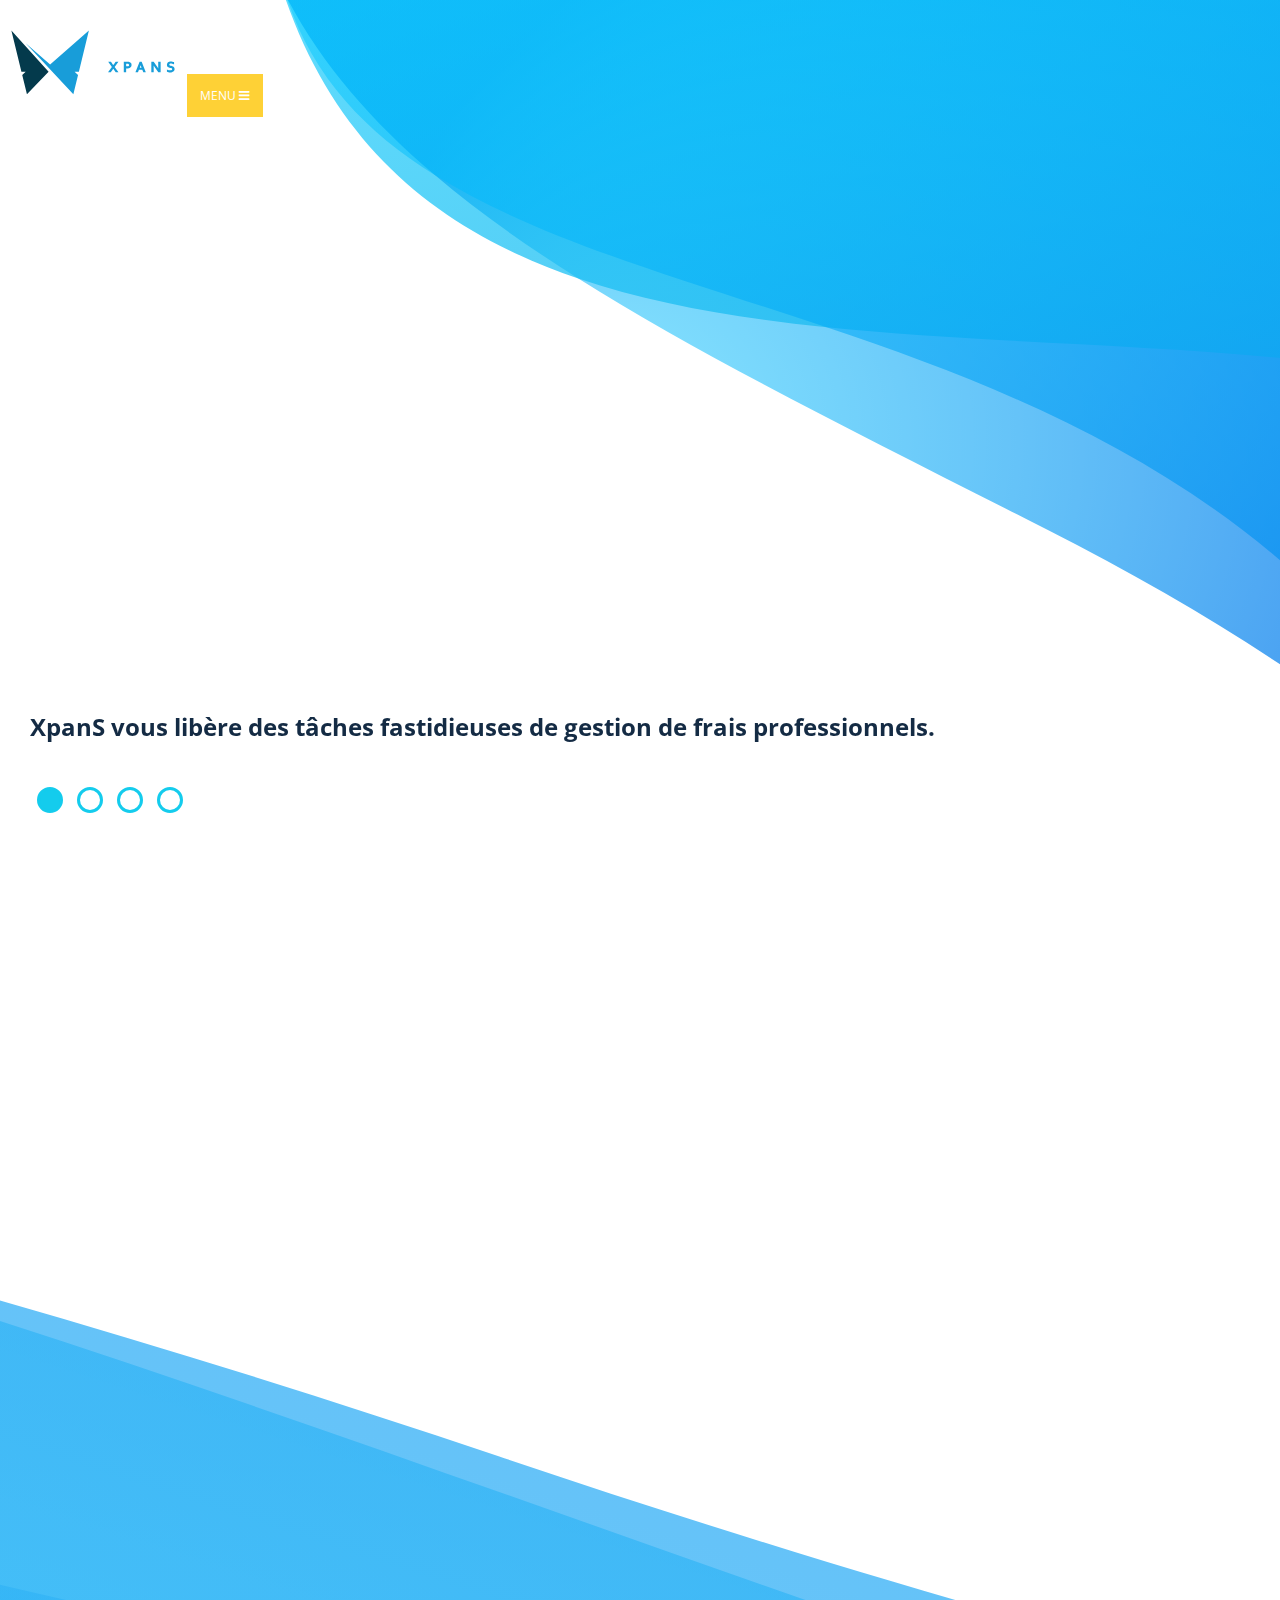
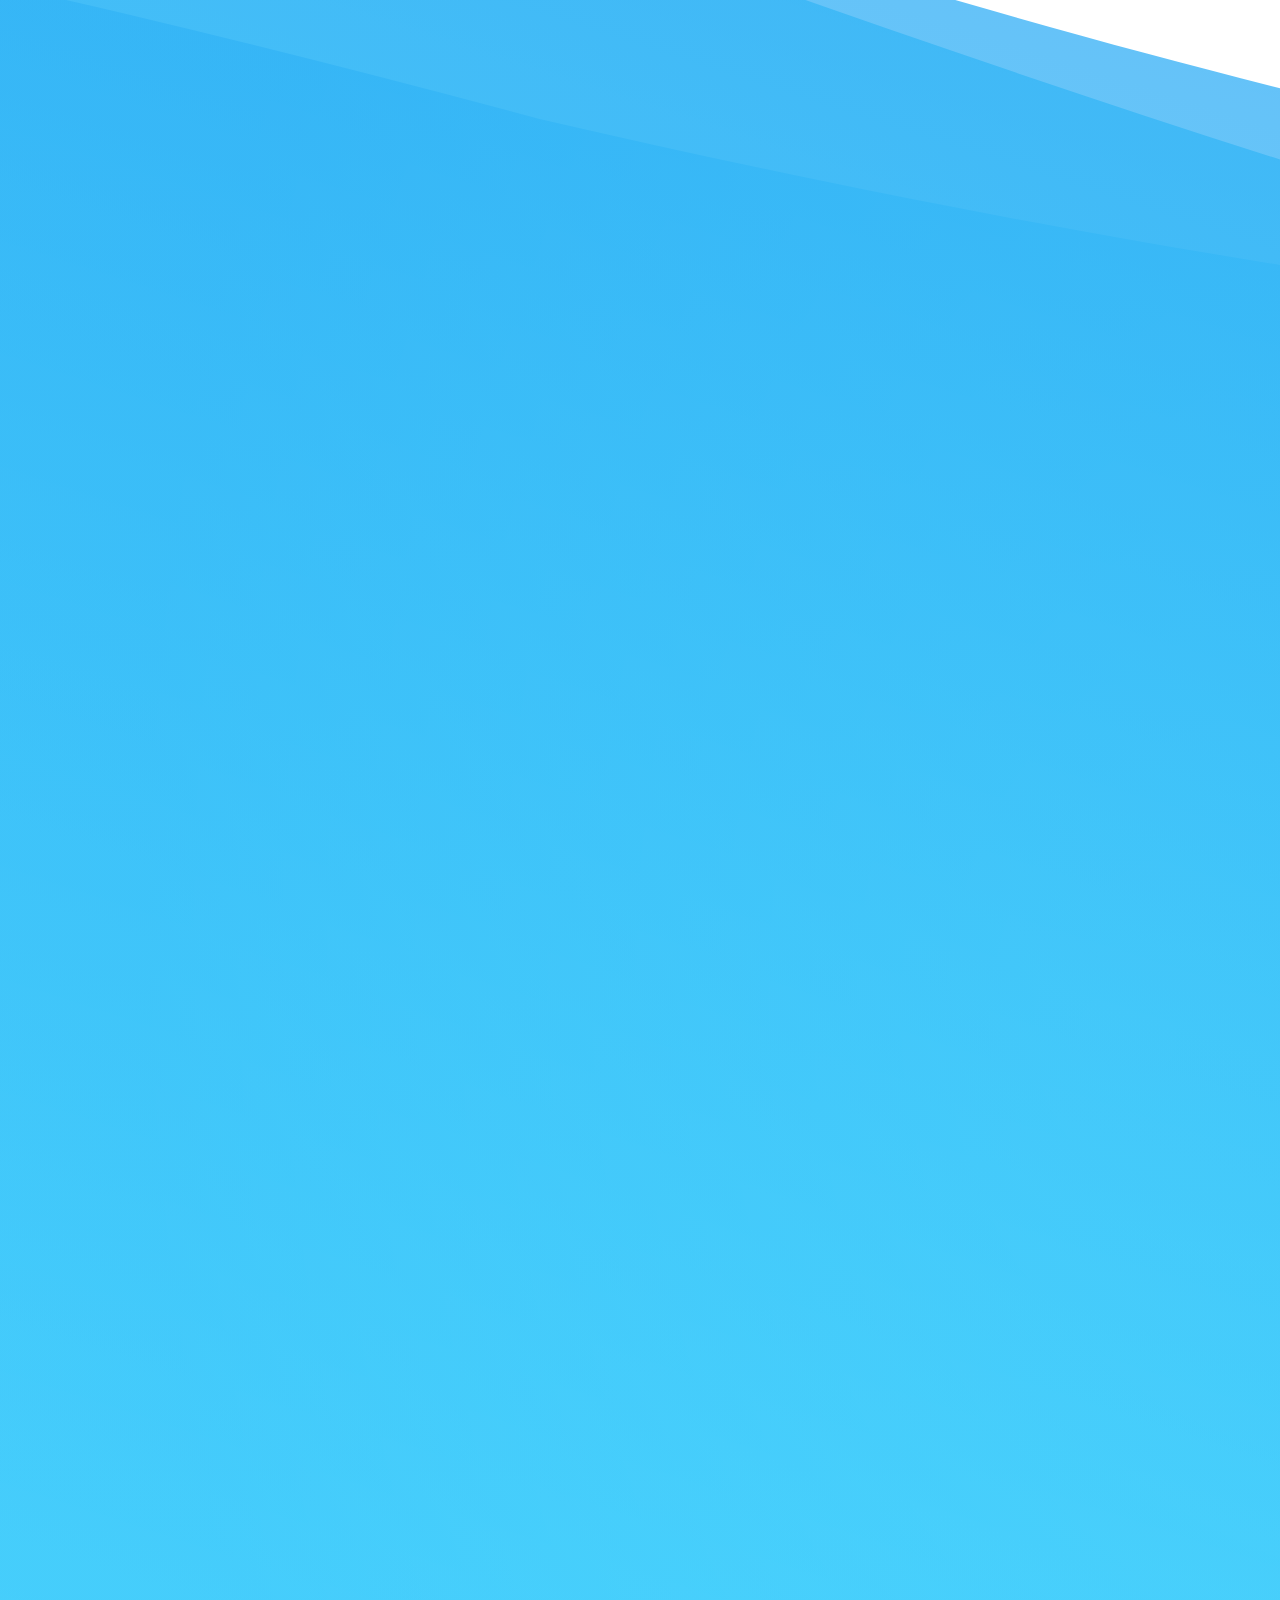
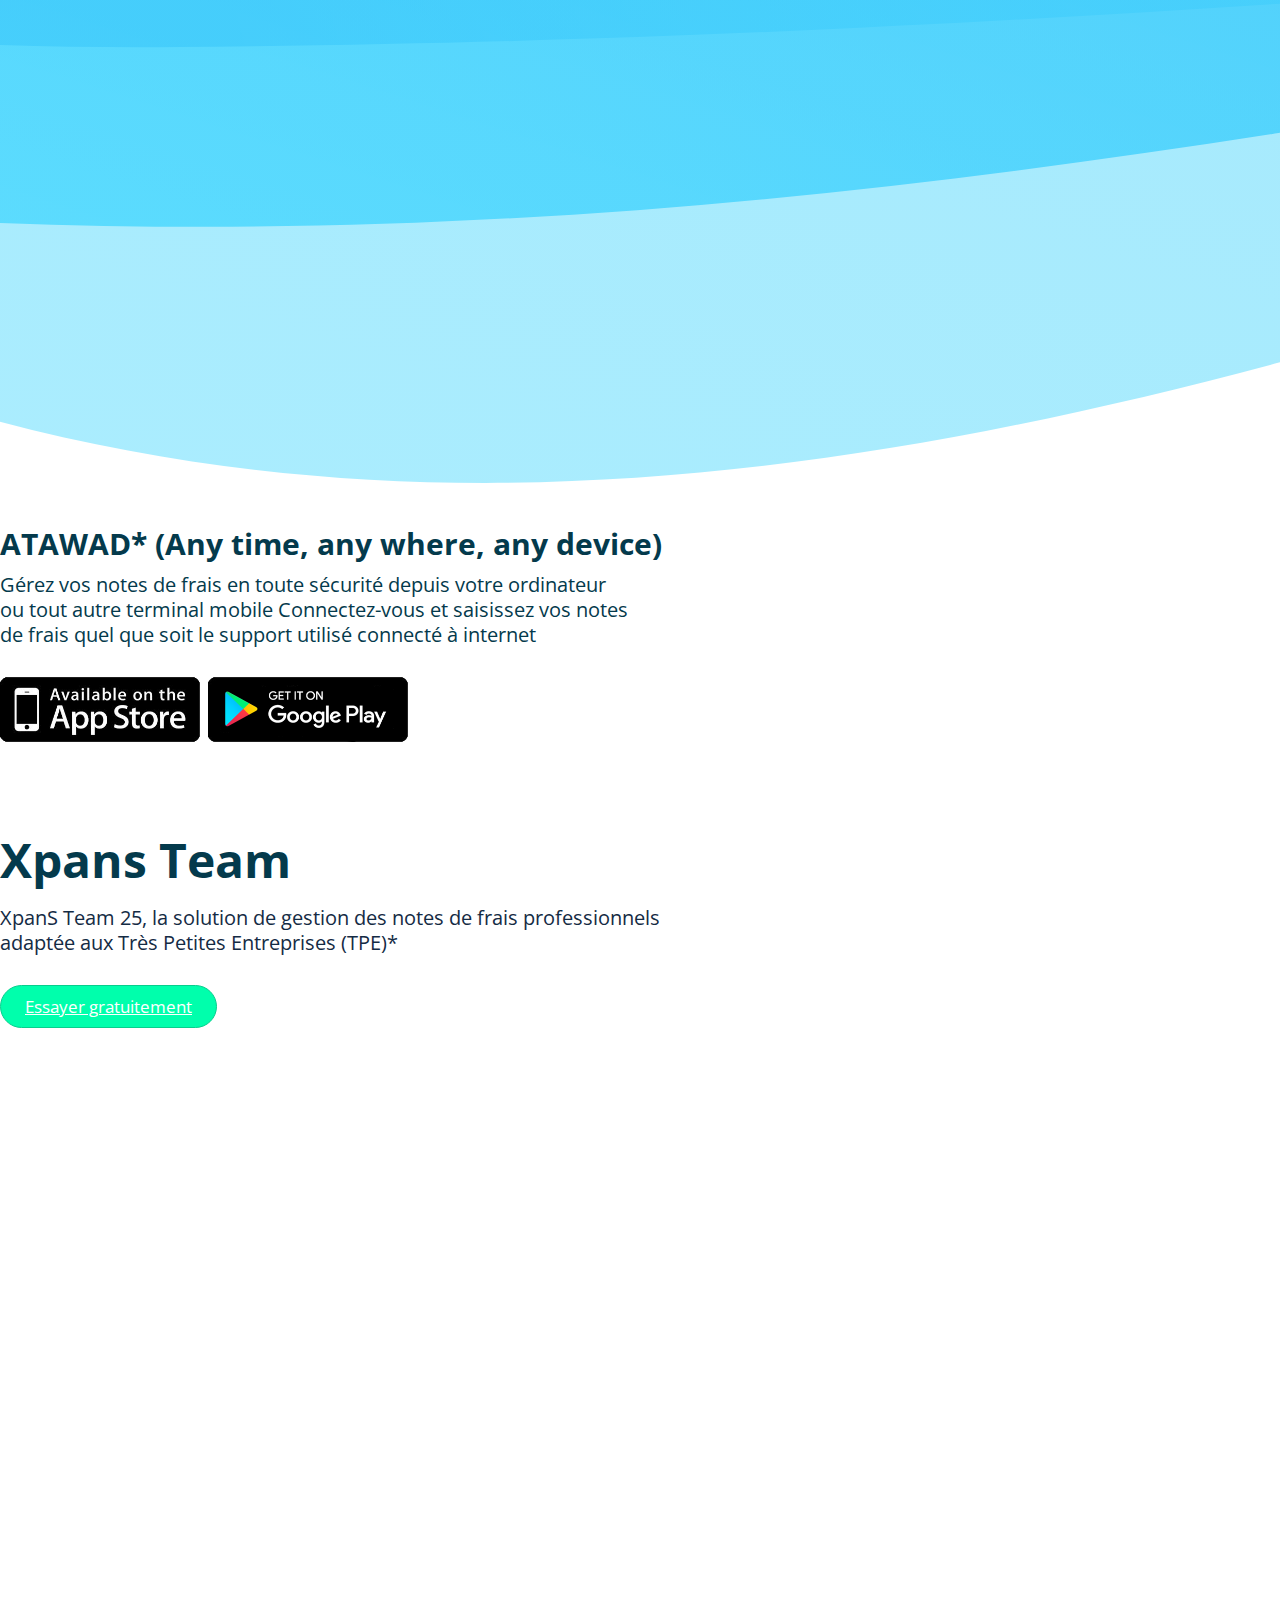
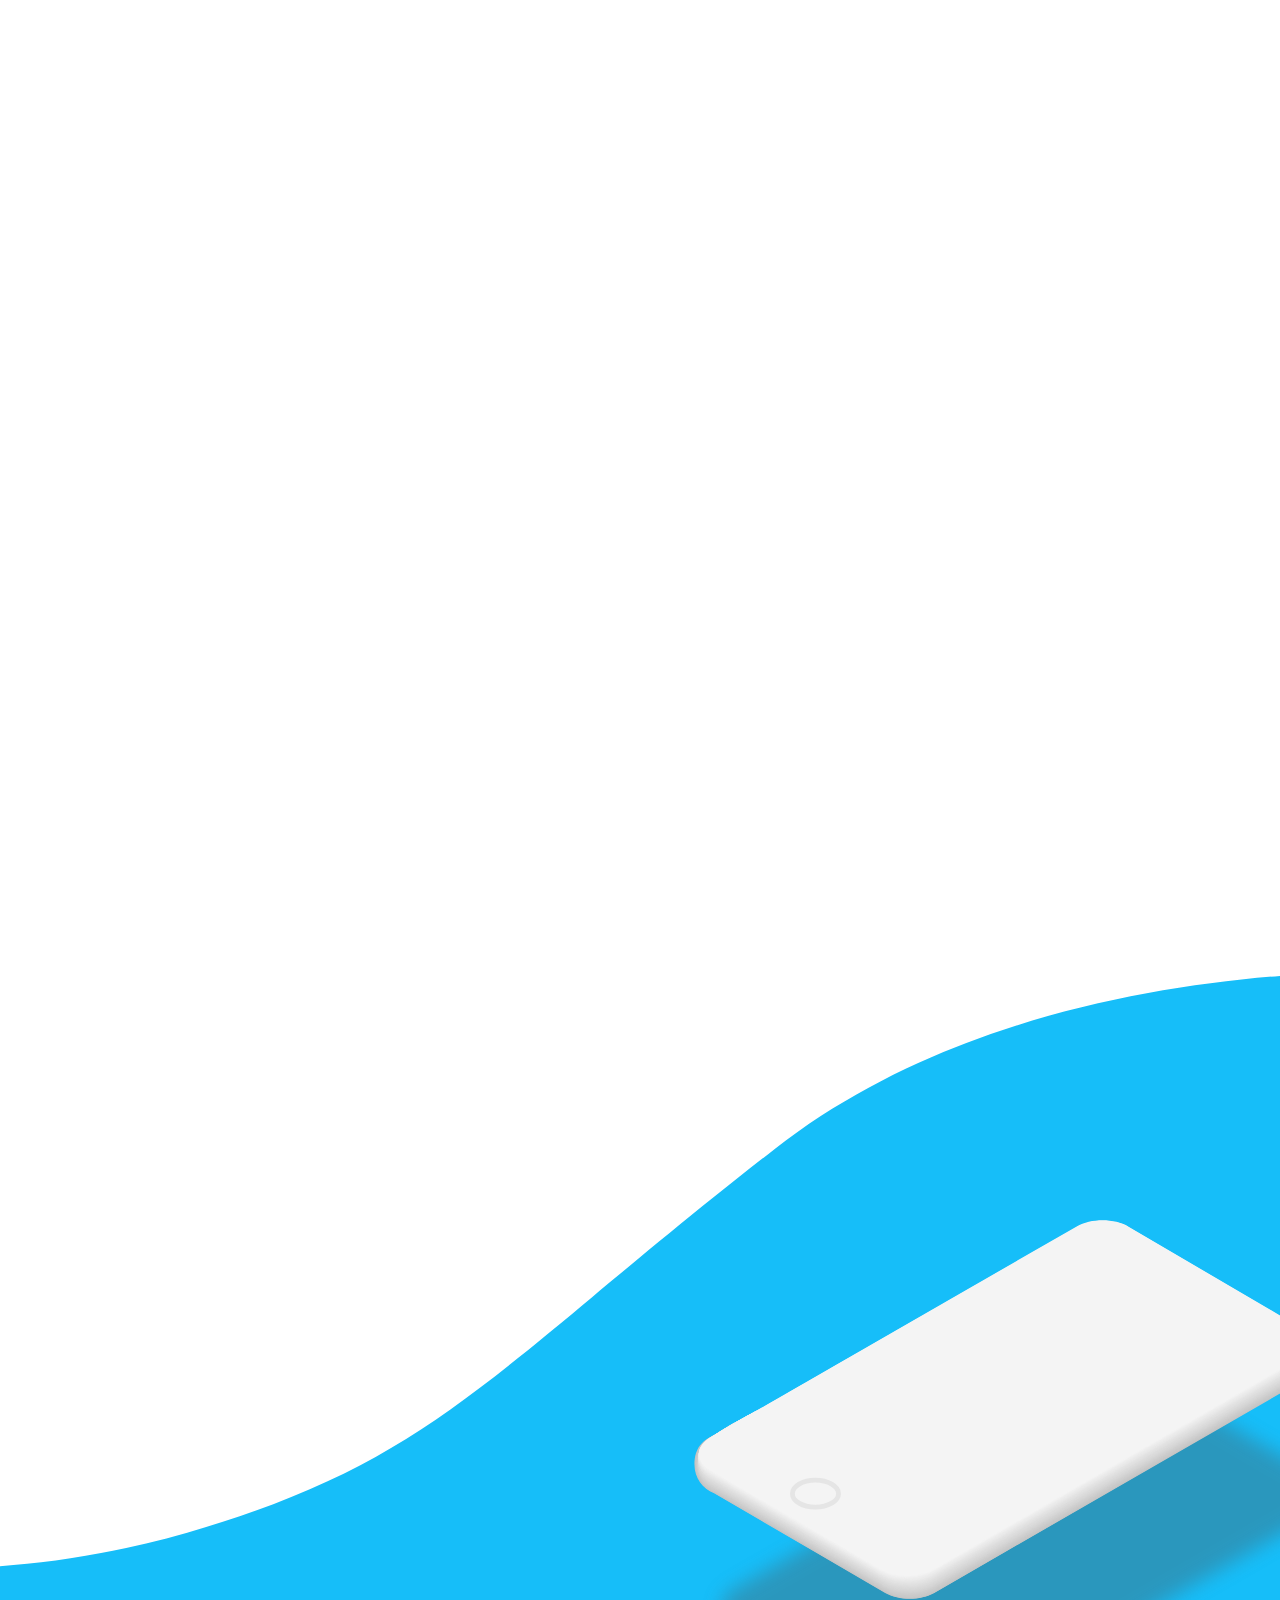
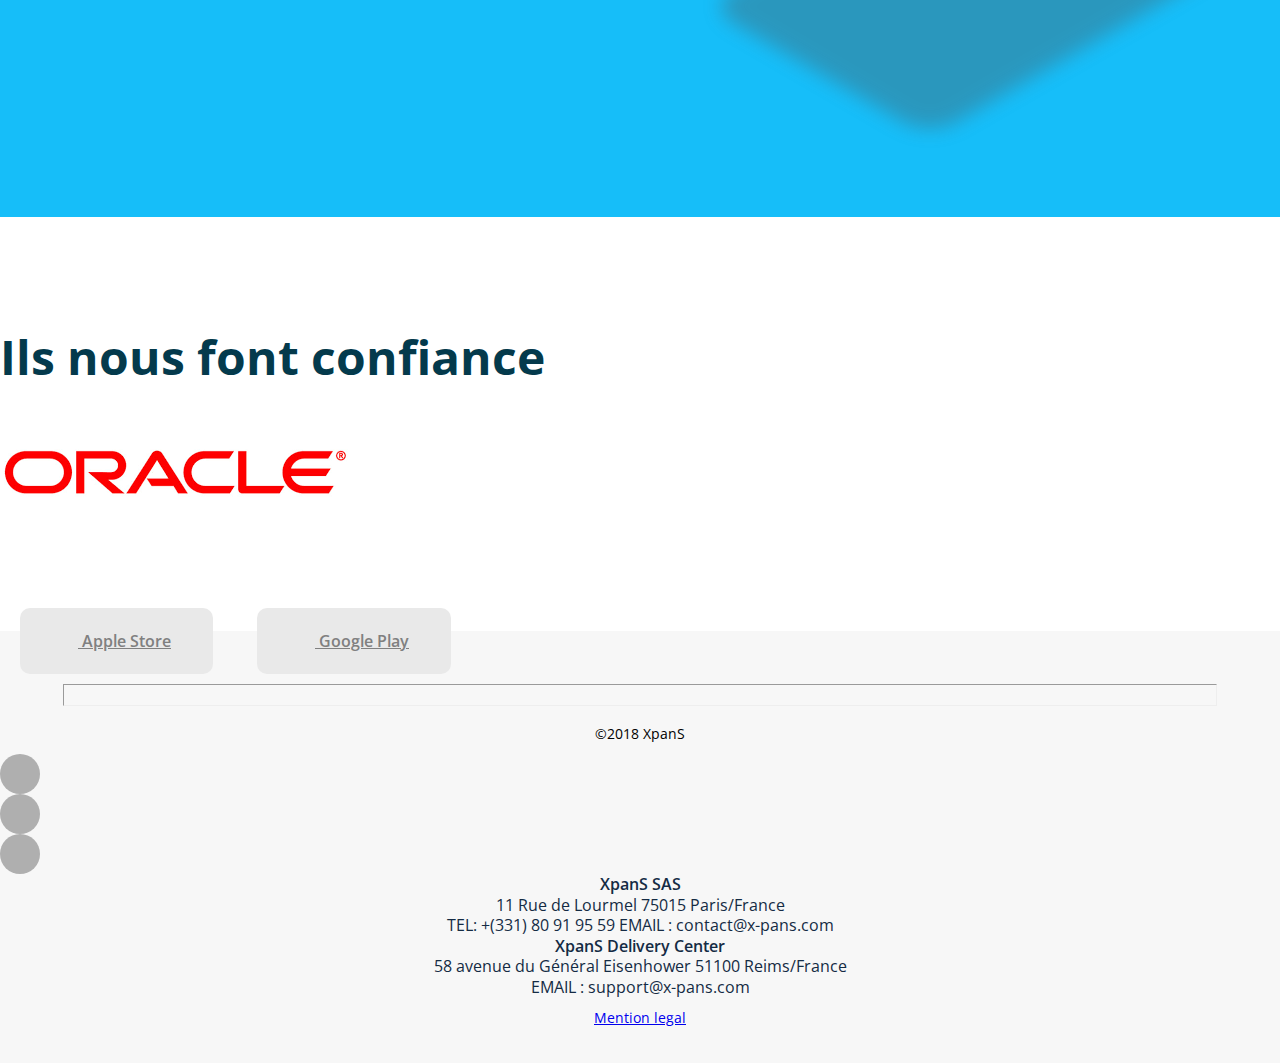
<file: index.html>
<!DOCTYPE html>
<html lang="en">
  <head>
    <meta charset="utf-8">
    <meta http-equiv="X-UA-Compatible" content="IE=edge">
    <meta name="viewport" content="width=device-width, initial-scale=1">
    <!-- The above 3 meta tags *must* come first in the head; any other head content must come *after* these tags -->
    <title>XPANS</title>
    <!-- Bootstrap -->
    <link href="https://fonts.googleapis.com/css?family=Open+Sans:300,600" rel="stylesheet">
   <link rel="stylesheet" href="https://maxcdn.bootstrapcdn.com/bootstrap/4.0.0-beta.3/css/bootstrap.min.css"
   integrity="sha384-Zug+QiDoJOrZ5t4lssLdxGhVrurbmBWopoEl+M6BdEfwnCJZtKxi1KgxUyJq13dy" crossorigin="anonymous">
   <link href="https://use.fontawesome.com/releases/v5.0.8/css/all.css" rel="stylesheet">
  <link rel="stylesheet" type="text/css" href="css/styles.css">
  <link rel="stylesheet" type="text/css" href="css/owl.carousel.css">
  <link rel="stylesheet" type="text/css" href="css/owl.theme.default.css">
  <link rel="stylesheet" type="text/css" href="css/animate.css">
  <!-- Custom styles for this template -->
  <link href="css/agency.css" rel="stylesheet">
    <!-- HTML5 shim and Respond.js for IE8 support of HTML5 elements and media queries -->
    <!-- WARNING: Respond.js doesn't work if you view the page via file:// -->
    <!--[if lt IE 9]>
      <script src="https://oss.maxcdn.com/html5shiv/3.7.3/html5shiv.min.js"></script>
      <script src="https://oss.maxcdn.com/respond/1.4.2/respond.min.js"></script>
    <![endif]--></head>
<body id="page-top">
    <header>
      <div class="fondheaderxpans">
        <nav class="navbar navbar-expand-lg navbar-dark fixed-top" id="mainNav">
         <div class="container-fluid">
           <a class="navbar-brand js-scroll-trigger" href="#page-top">
             <img src="img/logoxpanxstevenschauvet.svg" class="logo-xpans" id="logoxs" alt="logo de l'accueil">
           </a>
           <button class="navbar-toggler navbar-toggler-right" type="button" data-toggle="collapse" data-target="#navbarResponsive" aria-controls="navbarResponsive" aria-expanded="false" aria-label="Toggle navigation">
             Menu
             <i class="fa fa-bars"></i>
           </button>
           <div class="navbar-collapse collapse mainmenu" id="navbarResponsive">
             <ul class="navbar-nav text-uppercase ml-auto">
             <li class="nav-item">
           <a class="nav-link js-scroll-trigger" href="#index">Accueil</a>
         </li>
       <li class="nav-item">
   <div class="dropdown open" style="display:inline-block">
     <a class="nav-link" id="dropdownMenu1" data-toggle="dropdown" aria-haspopup="true" aria-expanded="true">
       Solution <span class="icon-arrow_drop_down"></span>
         <span class="caret"></span>
           </a>
             <ul class="dropdown-menu" aria-labelledby="dropdownMenu1">
           <li><a class="nav-link js-scroll-trigger" href="#xpansone">XPANS ONE</a></li>
         <li><a class="nav-link js-scroll-trigger" href="#xpansteam25">XPANS TEAM</a></li>
     <li><a class="nav-link js-scroll-trigger" href="#xpansproforce10">XPANS INFINITY</a></li>
   </ul>
   </div>
   </li>
   <li class="nav-item">
     <a class="nav-link js-scroll-trigger" href="blog.html">Blog</a>
       </li>
   <li class="nav-item">
     <a class="nav-link js-scroll-trigger" href="tarifs.html">Tarifs</a>
       </li>
         <li class="nav-item">
           <a class="nav-link js-scroll-trigger" href="contact.html">Contact</a>
             </li>
     <li class="nav-item">
     <div class="dropdown open" style="display:inline-block">
     <a class="nav-link" id="dropdownMenu1" data-toggle="dropdown" aria-haspopup="true" aria-expanded="true">
     Langue <span class="icon-arrow_drop_down"></span>
       <span class="caret"></span>
         </a>
           <ul class="dropdown-menu" aria-labelledby="dropdownMenu1">
         <li><a class="nav-link" href="xpansone.html">en <span class="lang-choice-xs"> <img src="img/united-kingdom.svg" alt="flag angleterre"> </span></a></li>
       <li><a class="nav-link" href="xpansproforce10.html">fr <span class="lang-choice-xs"> <img src="img/france.svg" alt="flag french"> </span></a></li>
     <li><a class="nav-link" href="xpansteam25.html">es <span class="lang-choice-xs"> <img src="img/spain.svg" alt="flag espagne"> </span></a></li>
     </ul>
     </div>
     </li>
   <li class="nav-item">
     <a class="nav-link js-scroll-trigger" href="#"></a>
   </li>
   <li class="nav-item">
     <a class="nav-link js-scroll-trigger" href="#"></a>
   </li>
     <li class="nav-item">
       <a class="nav-link js-scroll-trigger border-line-xpans" href="#contact">Connexion</a>
         </li>
           </ul>
         </div>
       </div>
     </nav>
      <div class="container-fluid">
        <div class="row">
        <div class="col-md-6 pull-left">
      <div class="overlay">
<div class="owl-carousel owl-theme">
    <div class="item">
      <h4>XpanS vous libère des tâches fastidieuses de gestion de frais professionnels.</h4>
    </div>
    <div class="item">
      <h4>XpanS s’adapte à votre entreprise quels que soient son lieu, sa taille et son secteur d’activité.</h4>
    </div>
     <div class="item">
      <h4>Une solution ATAWAD* sécurisée dans le cloud ou votre intranet.
      *ATAWAD (AnyTime, AnyWhere, AnyDevice) = Tout temps, tous lieux, tous supports</h4>
    </div>
    <div class="item">
      <h4>Vous allez aimer la différence.</h4>
    </div>
</div>
</div>
</div>
<div class="row-right">
  <img src="img/maquetteflatxpans.svg" style="width: 100%;" class="overlay-right wow slideInRight" data-wow-delay="200ms">
</div>
</div>
  </div>
  </div>
  </header>
<section id="xpansone">
  <div class="informations-xpans">
    <a class="xpans-more" href="#"><i class="far fa-info-circle"></i> </a>
  </div>
  <div class="fond-xpansone">
      <div class="container">
        <div class="row">
          <div class="col-lg-12 text-center bottom-mg wow fadeInDown" data-wow-delay="300ms">
            <h2 class="section-heading text-uppercase bottom-mg">Xpans One</h2>
            <figcaption>
            <p>
              XpanS One, la solution n°1 de gestion des notes de frais dédiée <br>aux indépendants et professions libérales
            </p>
            <div style="display:block; margin-top:10px">
            <a href="#" class="buttons">Essayer gratuitement</a>
          </div>
  </figcaption>
          </div>
        </div>
        <div class="row text-center">
         <div class="col-md-4">
          <figure class="wow slideInLeft" data-wow-duration="300ms">
            <img class="xpansmobilesvg" id="xphone" src="img/flatdesingiphonex.png" width="85%">
          </figure>
         </div>
         <div class="col-md-8 right-content">
          <div class="text" style="text-align: left;">
          <h3 class="title-default cssanimations no-pad no-android m-sect.off m-text">ATAWAD* (Any time, any where, any device)</h3>
<p class="text-default" style="text-align: justify;">Gérez vos notes de frais en toute sécurité depuis votre ordinateur <br> ou tout autre terminal mobile
Connectez-vous et saisissez vos notes <br> de frais quel que soit le support utilisé connecté à internet</p>
<div class="btn-xpans" style="margin-top:30px">
<a href="https://itunes.apple.com/fr/app/xpans/id912360798?l=fr&amp;ls=1&amp;mt=8" target="_blank" title="Apple store"><img alt="" src="img/availableonappstore.png" height="65" width="200"></a>
    <a href="https://play.google.com/store/apps/details?id=com.artenet.xpans" target="_blank" title="Google play">
  <img alt="googleplay" src="img/availableongoogleplaystore.png" height="65" width="200">
</a>
</div>
</div>
</div>
  </div>
    </div>
      </div>
      <div class="container">
      <div class="row d-flex justify-content-center">
    </div>
  </div>
</section>
<section id="xpansteam25" style="padding:80px 0;">
  <div class="container">
    <div class="row">
      <div class="col-lg-12 text-center">
        <h2 class="section-heading text-uppercase">Xpans Team</h2>
          <p>XpanS Team 25, la solution de gestion des notes de frais professionnels <br>adaptée aux Très Petites Entreprises (TPE)*
           </p>
           <div style="display:block; margin-top:30px">
               <a href="#" class="buttons">Essayer gratuitement</a>
             </div>
        </div>
        <div class="col-md-6 wow fadeIn"  data-wow-duration="600ms">
        <img class="xpansworld" src="img/macbookproisostevenschauvet.svg"/>
      </div>
      <div class="col-md-6 d-flex flex-wrap align-self-center wow fadeInRight" data-wow-duration="300ms">
        <h1 class="title-default right-content">ATAWAD* (Any Time, Any Where, Any Device)</h1>
      <p>Grâce à une simple connexion internet, accédez à XpanS Team 25 partout où vous allez.
Nos applications mobiles ont été conçues pour se connecter depuis tout type de support.</p>
  </div>
</div>
</div>
  </section>
    <section id="xpansproforce10">
        <div class="fondxpansonereverse">
          <div class="container">
            <div class="row">
              <div class="col-lg-12 bottom-mg text-center wow fadeInDown" data-wow-duration="600ms">
               <h2 class="section-heading text-uppercase">Xpans Infinity</h2>
                <p>XpanS Pro Force 10, la solution de gestion des dépenses professionnelles <br>dédiée aux entreprises
                </p>
              <div style="display:block; margin-top:30px">
            <a href="#" class="buttons">Avoir un devis</a>
          </div></div>
        <div class="col-md-6 wow fadeInLeft" data-wow-duration="800ms">
<h1 class="title-default right-content">Force 1 - ATAWAD <br>(Any Time, Any Where, Any Device)*</h1>
<p class="text-default" style="text-align: left;">
La solution XpanS a été conçue pour répondre aux exigences grandissantes de la mobilité professionnelle.
Grâce au cloud computing, vous accédez à votre espace personnel 24h/24 et 7j/7, quelque soit l'endroit dans le monde et à partir de n'importe quel support par accès internet.</p>
<p class="text-default" style="text-align: left;">
En plus de l'accès en mode SAAS, vous bénéficiez d'un accès mobile via nos applications développées sous iOS (Iphone et Ipad) et Android (téléphones et tablettes).</p>
<p class="text-default" style="text-align: left;"> Une application web mobile a été conçue pour pouvoir se connecter depuis tous autres supports mobiles.</p>
            </div>
          </div>
           </div>
           </div>
           <section class="container text-center">
           <h2 class="section-heading text-center">Ils nous font confiance</h2>
           <div class="owl-carousel">
               <div class="item">
                 <img src="img/oracle.png" alt="logo oracle">
               </div>
               <div class="item">
                 <img class="imgcarrousel" src="img/sap.jpg" alt="logo sap">
               </div>
                <div class="item">
                  <img class="imgcarrousel" src="img/sage.png" alt="log sage">
               </div>
               <div class="item">
                 <img class="imgcarrousel" src="img/systrategum.png" alt="logo systrategum">
               </div>
               <div class="item">
                 <img class="imgcarrousel" src="img/semag.jpg" alt="logo semag">
               </div>
               <div class="item">
                 <img class="imgcarrousel" src="img/inventage.jpg" alt="logo inventage">
               </div>
               <div class="item">
                 <img class="imgcarrousel" src="img/ebp.jpg" alt="logo ebp">
               </div>
               <div class="item">
                 <img class="imgcarrousel" src="img/msf.png" alt="logo msf">
               </div>
               <div class="item">
                 <img class="imgcarrousel" src="img/mewspartners.png" alt="logo mewspartners">
               </div>
               <div class="item">
                 <img class="imgcarrousel" src="img/dsigroup.png" alt="logo mewspartners">
               </div>
           </div>
         </section>
           <div style="background-color:#f7f7f7">
             <div class="d-flex justify-content-center col-sm-12 col-md-12 flex-wrap">
             <a href="https://itunes.apple.com/fr/app/xpans/id912360798?l=fr&amp;ls=1&amp;mt=8" class="btn-footer-xpans"><i class="fa fa-apple" aria-hidden="true"></i> Apple Store</a>
             <a href="https://play.google.com/store/apps/details?id=com.artenet.xpans" class="btn-footer-xpans"><i class="fa fa-google" aria-hidden="true"></i> Google Play</a>
            </div>
          </div>
        </section>
        <footer>
          <hr class="border-footer-xs">
      <div class="container">
        <div class="row">
          <div class="col-md-4 d-flex align-items-center justify-content-center">
            <span class="copyright">©2018 XpanS</span>
          </div>
          <div class="col-md-4 d-flex align-items-center justify-content-center">
            <ul class="list-inline social-buttons">
              <li class="list-inline-item">
                <a href="#">
                  <i class="fa fa-twitter"></i>
                </a>
              </li>
              <li class="list-inline-item">
                <a href="#">
                  <i class="fa fa-facebook"></i>
                </a>
              </li>
              <li class="list-inline-item">
                <a href="#">
                  <i class="fa fa-linkedin"></i>
                </a>
              </li>
            </ul>
          </div>
          <div class="col-md-4">
            <ul class="list-inline quicklinks">
              <li class="list-inline-item">
                <p class="right-text-footer-xs  text-left">
                  <strong>XpanS SAS</strong> <br>
                  11 Rue de Lourmel
75015  Paris/France <br>
TEL: +(331) 80 91 95 59
EMAIL : contact@x-pans.com</p>
                  </li>
                <li class="list-inline-item">
              <p class="right-text-footer-xs text-left"><strong>XpanS Delivery Center</strong> <br>
58 avenue du Général Eisenhower
51100 Reims/France <br>
EMAIL : support@x-pans.com</p>
<div class="d-flex justify-content-start">
<a href="mentionlegal.html" alt="mention legal">Mention legal</a>
</div>
            </li>
          </ul>
        </div>
      </div>
    </div>
  </footer>
<script src="js/jquery.min.js"></script>
<script src="js/bootstrap.bundle.min.js"></script>
<script src="js/agency.min.js"></script>
<script src="js/jquery.easing.min.js"></script>
<script src="js/app.js"></script>
<script src="js/wow.min.js"></script>
<script>
var fondxpansone = $('.fond-xpansone');
fondxpansone.addClass('fondxpansone');</script>
<script>
  wow = new WOW({
        boxClass:     'wow',      // default
        animateClass: 'animated', // default
        offset:       0,          // default
        mobile:       true,       // default
        live:         true        // default
})
new WOW().init();
</script>
<script src="js/owl.carousel.js"></script>
<script>
$(document).ready(function(){
var owl = $('.owl-carousel');
owl.owlCarousel({
    items:1,
    loop:true,
    margin:10,
    autoplay:true,
    autoplayTimeout:3000,
    //autoplayHoverPause:true
  });
});
</script>
  </body>
</html>
</file>
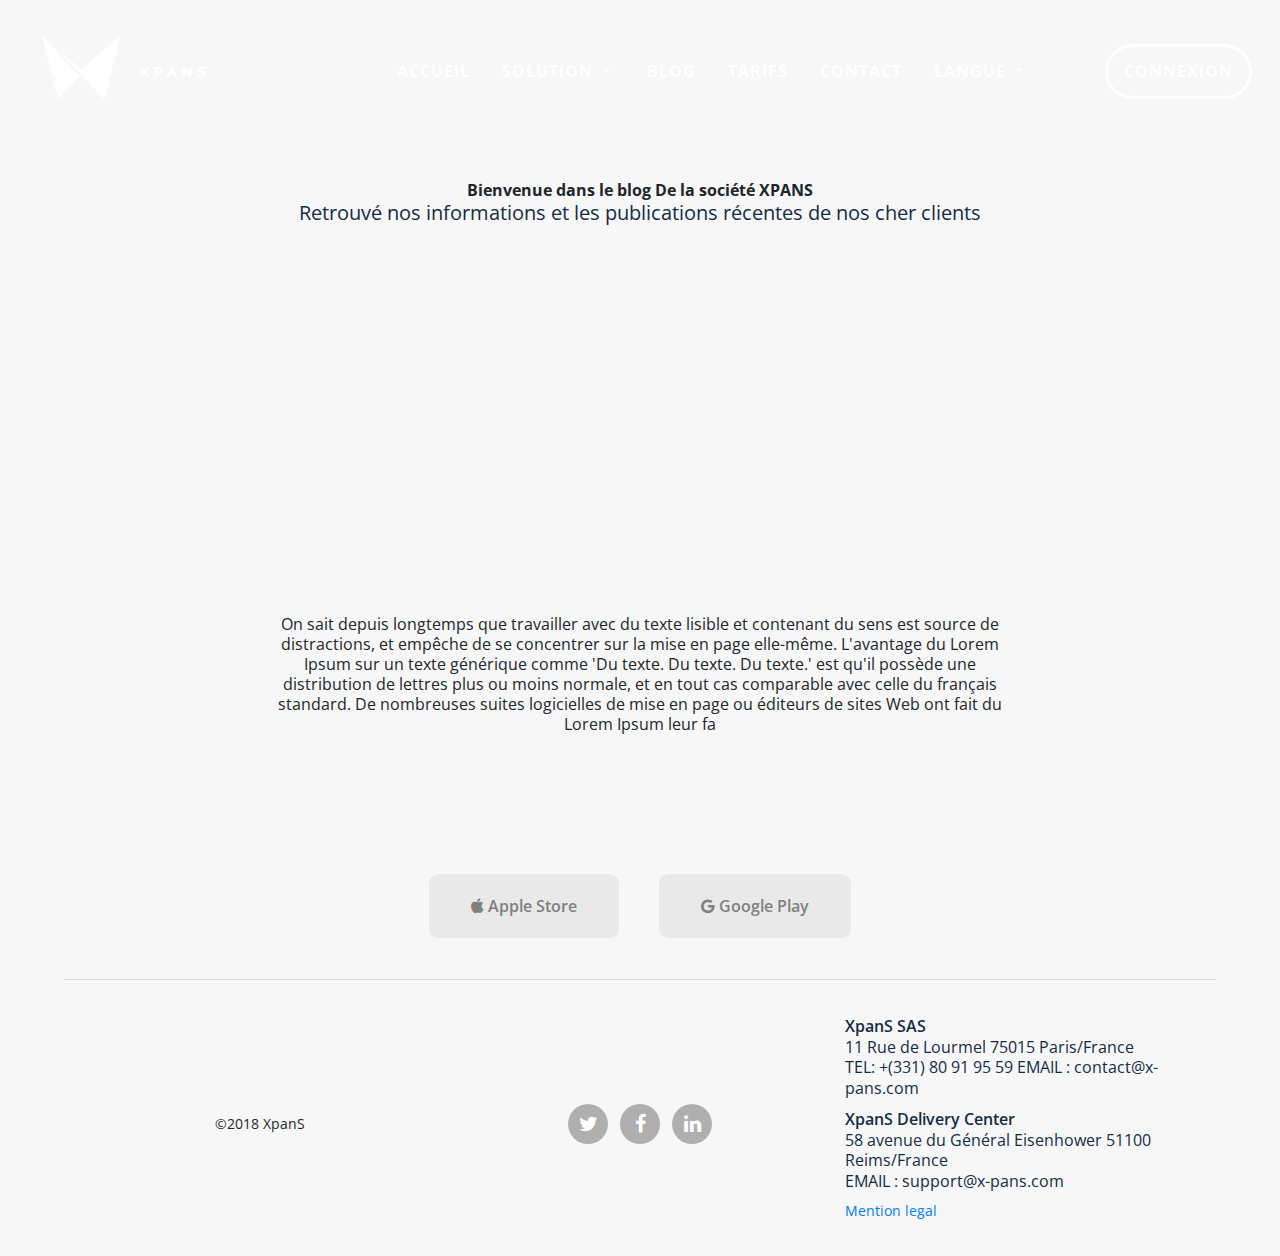
<file: blog.html>
<!DOCTYPE html>
<html lang="en">
  <head>
    <meta charset="utf-8">
    <meta http-equiv="X-UA-Compatible" content="IE=edge">
    <meta name="viewport" content="width=device-width, initial-scale=1">
    <!-- The above 3 meta tags *must* come first in the head; any other head content must come *after* these tags -->
    <title>Contact</title>
    <!-- Bootstrap -->
    <link href="https://fonts.googleapis.com/css?family=Open+Sans:300,600" rel="stylesheet">
    <link rel="stylesheet" type="text/css" href="css/bootstrap.css">
   <link rel="stylesheet" type="text/css" href="https://maxcdn.bootstrapcdn.com/font-awesome/4.7.0/css/font-awesome.min.css">
  <link rel="stylesheet" type="text/css" href="css/styles.css">
  <link rel="stylesheet" type="text/css" href="css/owl.carousel.css">
  <link rel="stylesheet" type="text/css" href="css/owl.theme.default.css">
  <link rel="stylesheet" type="text/css" href="css/animate.css">
  <!-- Custom styles for this template -->
  <link href="css/agency.css" rel="stylesheet">
    <!-- HTML5 shim and Respond.js for IE8 support of HTML5 elements and media queries -->
    <!-- WARNING: Respond.js doesn't work if you view the page via file:// -->
    <!--[if lt IE 9]>
      <script src="https://oss.maxcdn.com/html5shiv/3.7.3/html5shiv.min.js"></script>
      <script src="https://oss.maxcdn.com/respond/1.4.2/respond.min.js"></script>
    <![endif]-->
</head>
<body style="background-color:#f7f7f7">
    <header class="bottom-mg">
          <div class="contact-bg">
     <nav class="navbar navbar-expand-lg navbar-dark fixed-top" id="mainNav">
      <div class="container-fluid">
        <a class="navbar-brand js-scroll-trigger" href="index.html">
          <img src="img/logowhitexpans.svg" class="logo-xpans" id="logoxs" alt="logo de l'accueil">
        </a>
        <button class="navbar-toggler navbar-toggler-right" type="button" data-toggle="collapse" data-target="#navbarResponsive" aria-controls="navbarResponsive" aria-expanded="false" aria-label="Toggle navigation">
          Menu
          <i class="fa fa-bars"></i>
        </button>
        <div class="navbar-collapse collapse mainmenu" id="navbarResponsive">
          <ul class="navbar-nav text-uppercase ml-auto">
          <li class="nav-item">
        <a class="nav-link js-scroll-trigger" href="index.html">Accueil</a>
      </li>
    <li class="nav-item">
<div class="dropdown open" style="display:inline-block">
  <a class="nav-link" id="dropdownMenu1" data-toggle="dropdown" aria-haspopup="true" aria-expanded="true">
    Solution <span class="icon-arrow_drop_down"></span>
      <span class="caret"></span>
        </a>
          <ul class="dropdown-menu" aria-labelledby="dropdownMenu1">
        <li><a class="nav-link" href="xpansone.html">XPANS ONE</a></li>
      <li><a class="nav-link" href="xpansteam25.html">XPANS TEAM</a></li>
  <li><a class="nav-link" href="xpansproforce10.html">XPANS INFINITY</a></li>
</ul>
</div>
</li>
<li class="nav-item">
  <a class="nav-link js-scroll-trigger" href="blog.html">Blog</a>
    </li>
<li class="nav-item">
  <a class="nav-link js-scroll-trigger" href="tarifs.html">Tarifs</a>
    </li>
      <li class="nav-item">
        <a class="nav-link js-scroll-trigger" href="contact.html">Contact</a>
  </li>
<li class="nav-item">
<div class="dropdown open" style="display:inline-block">
  <a class="nav-link" id="dropdownMenu1" data-toggle="dropdown" aria-haspopup="true" aria-expanded="true">
  Langue <span class="icon-arrow_drop_down"></span>
    <span class="caret"></span>
      </a>
      <ul class="dropdown-menu" aria-labelledby="dropdownMenu1">
    <li><a class="nav-link" href="xpansone.html"><span class="lang-choice-xs"> <img src="img/united-kingdom.svg" alt="flag angleterre"></span> us/en </a></li>
  <li><a class="nav-link" href="xpansproforce10.html"><span class="lang-choice-xs"> <img src="img/france.svg" alt="flag french"> </span> en </a></li>
<li><a class="nav-link" href="xpansteam25.html"><span class="lang-choice-xs"> <img src="img/spain.svg" alt="flag espagne"> </span> es </a></li>
</ul>
  </div>
    </li>
<li class="nav-item">
  <a class="nav-link js-scroll-trigger" href="#"></a>
</li>
<li class="nav-item">
  <a class="nav-link js-scroll-trigger" href="#"></a>
</li>
  <li class="nav-item">
    <a class="nav-link js-scroll-trigger border-line-xpans" href="#contact">Connexion</a>
      </li>
        </ul>
      </div>
    </div>
  </nav>
  </div>
</header>
<section>
  <div class="container d-flex justify-content-center flex-wrap bottom-mg" style="width:760px">
    <div class="text-center bottom-mg">
    <h1>Bienvenue dans le blog De la société XPANS</h1>
    <p>Retrouvé nos informations et les publications récentes de nos cher clients</p>
  </div>
  <div class="bottom-mg text-center">
<iframe width="560" height="315" src="https://www.youtube.com/embed/MzFYNEGvN9M" frameborder="0" allow="autoplay; encrypted-media" allowfullscreen></iframe>
</p>On sait depuis longtemps que travailler avec du texte lisible et contenant du sens est source de distractions, et empêche de se concentrer sur la mise en page elle-même. L'avantage du Lorem Ipsum sur un texte générique comme 'Du texte. Du texte. Du texte.' est qu'il possède une distribution de lettres plus ou moins normale, et en tout cas comparable avec celle du français standard. De nombreuses suites logicielles de mise en page ou éditeurs de sites Web ont fait du Lorem Ipsum leur fa</p>
</div>
</div>
</section>
<div style="background-color:#f7f7f7">
  <div class="d-flex justify-content-center col-sm-12 col-md-12 flex-wrap">
  <a href="https://itunes.apple.com/fr/app/xpans/id912360798?l=fr&amp;ls=1&amp;mt=8" class="btn-footer-xpans"><i class="fa fa-apple" aria-hidden="true"></i> Apple Store</a>
  <a href="https://play.google.com/store/apps/details?id=com.artenet.xpans" class="btn-footer-xpans"><i class="fa fa-google" aria-hidden="true"></i> Google Play</a>
 </div>
</div>
</section>
<footer >
<hr class="border-footer-xs">
<div class="container">
<div class="row">
<div class="col-md-4 d-flex align-items-center justify-content-center">
 <span class="copyright">©2018 XpanS</span>
</div>
<div class="col-md-4 d-flex align-items-center justify-content-center">
 <ul class="list-inline social-buttons">
   <li class="list-inline-item">
     <a href="#">
       <i class="fa fa-twitter"></i>
     </a>
   </li>
   <li class="list-inline-item">
     <a href="#">
       <i class="fa fa-facebook"></i>
     </a>
   </li>
   <li class="list-inline-item">
     <a href="#">
       <i class="fa fa-linkedin"></i>
     </a>
   </li>
 </ul>
</div>
<div class="col-md-4">
 <ul class="list-inline quicklinks">
   <li class="list-inline-item">
     <p class="right-text-footer-xs  text-left">
       <strong>XpanS SAS</strong> <br>
       11 Rue de Lourmel
75015  Paris/France <br>
TEL: +(331) 80 91 95 59
EMAIL : contact@x-pans.com</p>
       </li>
     <li class="list-inline-item">
   <p class="right-text-footer-xs text-left"><strong>XpanS Delivery Center</strong> <br>
58 avenue du Général Eisenhower
51100 Reims/France <br>
EMAIL : support@x-pans.com</p>
<div class="d-flex justify-content-start">
<a href="mentionlegal.html" alt="mention legal">Mention legal</a>
</div>
 </li>
</ul>
</div>
</div>
</div>
</footer>
<script src="js/jquery.min.js"></script>
<script src="js/bootstrap.bundle.min.js"></script>
<script src="js/agency.min.js"></script>
<script src="js/jquery.easing.min.js"></script>
<script src="js/app.js"></script>
<script src="js/wow.min.js"></script>
<script>
var fondxpansone = $('.fond-xpansone');
fondxpansone.addClass('fondxpansone');</script>
<script>
wow = new WOW({
boxClass:     'wow',      // default
animateClass: 'animated', // default
offset:       0,          // default
mobile:       true,       // default
live:         true        // default
         })
new WOW().init();
</script>
<script src="js/owl.carousel.js"></script>
<script>
$(document).ready(function(){
var owl = $('.owl-carousel');
owl.owlCarousel({
items:1,
loop:true,
margin:10,
autoplay:true,
autoplayTimeout:3000,
//autoplayHoverPause:true
});
});
</script>
</body>
<html>
</file>
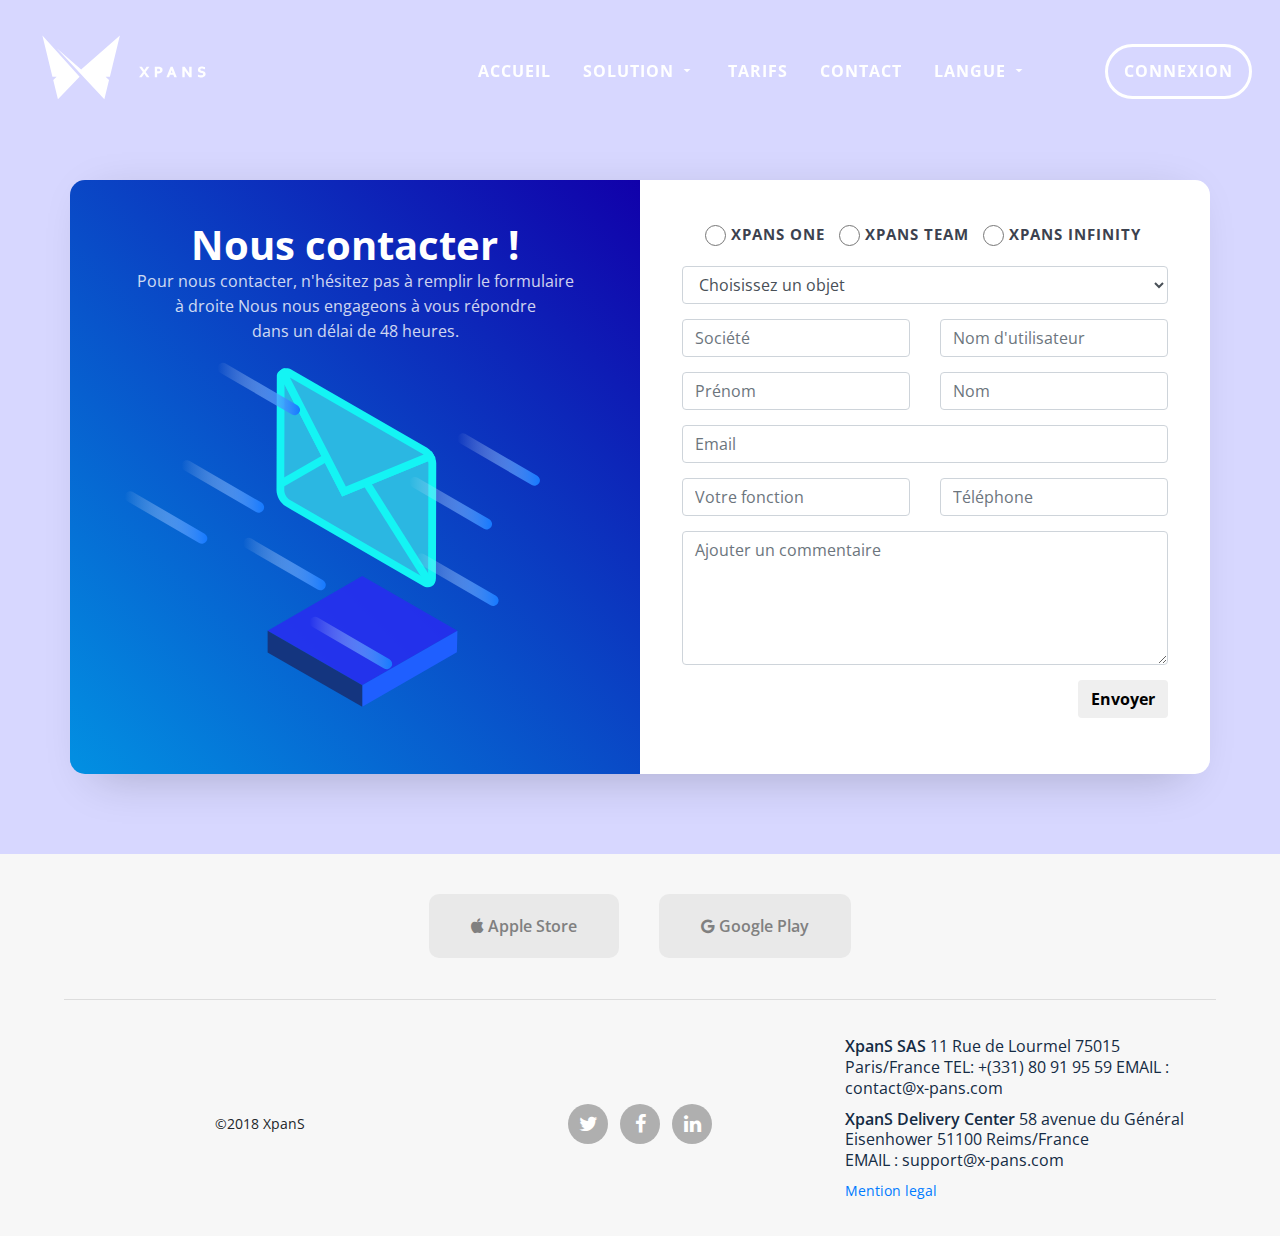
<file: contact.html>
<!DOCTYPE html>
<html lang="en">
  <head>
    <meta charset="utf-8">
    <meta http-equiv="X-UA-Compatible" content="IE=edge">
    <meta name="viewport" content="width=device-width, initial-scale=1">
    <!-- The above 3 meta tags *must* come first in the head; any other head content must come *after* these tags -->
    <title>Contact</title>
    <!-- Bootstrap -->
    <link href="https://fonts.googleapis.com/css?family=Open+Sans:300,600" rel="stylesheet">
    <link rel="stylesheet" type="text/css" href="css/bootstrap.css">
   <link rel="stylesheet" type="text/css" href="https://maxcdn.bootstrapcdn.com/font-awesome/4.7.0/css/font-awesome.min.css">
  <link rel="stylesheet" type="text/css" href="css/styles.css">
  <link rel="stylesheet" type="text/css" href="css/owl.carousel.css">
  <link rel="stylesheet" type="text/css" href="css/owl.theme.default.css">
  <link rel="stylesheet" type="text/css" href="css/animate.css">
  <!-- Custom styles for this template -->
  <link href="css/agency.css" rel="stylesheet">
    <!-- HTML5 shim and Respond.js for IE8 support of HTML5 elements and media queries -->
    <!-- WARNING: Respond.js doesn't work if you view the page via file:// -->
    <!--[if lt IE 9]>
      <script src="https://oss.maxcdn.com/html5shiv/3.7.3/html5shiv.min.js"></script>
      <script src="https://oss.maxcdn.com/respond/1.4.2/respond.min.js"></script>
  <![endif]-->
</head>
<body class="bg-contact">
  <header class="bottom-mg">
    <div class="contact-bg">
     <nav class="navbar navbar-expand-lg navbar-dark fixed-top" id="mainNav">
      <div class="container-fluid">
        <a class="navbar-brand js-scroll-trigger" href="index.html">
          <img src="img/logowhitexpans.svg" class="logo-xpans" id="logoxs" alt="logo de l'accueil">
        </a>
        <button class="navbar-toggler navbar-toggler-right" type="button" data-toggle="collapse" data-target="#navbarResponsive" aria-controls="navbarResponsive" aria-expanded="false" aria-label="Toggle navigation">
          Menu
          <i class="fa fa-bars"></i>
        </button>
      <div class="navbar-collapse collapse mainmenu" id="navbarResponsive">
          <ul class="navbar-nav text-uppercase ml-auto">
          <li class="nav-item">
      <a class="nav-link js-scroll-trigger" href="index.html">Accueil</a>
    </li>
  <li class="nav-item">
<div class="dropdown open" style="display:inline-block">
  <a class="nav-link" id="dropdownMenu1" data-toggle="dropdown" aria-haspopup="true" aria-expanded="true">
    Solution <span class="icon-arrow_drop_down"></span>
      <span class="caret"></span>
        </a>
          <ul class="dropdown-menu" aria-labelledby="dropdownMenu1">
        <li><a class="nav-link" href="xpansone.html">XPANS ONE</a></li>
      <li><a class="nav-link" href="xpansteam25.html">XPANS TEAM</a></li>
  <li><a class="nav-link" href="xpansproforce10.html">XPANS INFINITY</a></li>
</ul>
</div>
</li>
<li class="nav-item">
  <a class="nav-link js-scroll-trigger" href="tarifs.html">Tarifs</a>
    </li>
    <li class="nav-item">
    <a class="nav-link js-scroll-trigger" href="contact.html">Contact</a>
  </li>
<li class="nav-item">
<div class="dropdown open" style="display:inline-block">
  <a class="nav-link" id="dropdownMenu1" data-toggle="dropdown" aria-haspopup="true" aria-expanded="true">
  Langue <span class="icon-arrow_drop_down"></span>
    <span class="caret"></span>
      </a>
      <ul class="dropdown-menu" aria-labelledby="dropdownMenu1">
    <li><a class="nav-link" href="xpansone.html"><span class="lang-choice-xs"> <img src="img/united-kingdom.svg" alt="flag angleterre"></span> us/en </a></li>
  <li><a class="nav-link" href="xpansproforce10.html"><span class="lang-choice-xs"> <img src="img/france.svg" alt="flag french"> </span> en </a></li>
<li><a class="nav-link" href="xpansteam25.html"><span class="lang-choice-xs"> <img src="img/spain.svg" alt="flag espagne"> </span> es </a></li>
</ul>
  </div>
  </li>
<li class="nav-item">
  <a class="nav-link js-scroll-trigger" href="#"></a>
</li>
<li class="nav-item">
  <a class="nav-link js-scroll-trigger" href="#"></a>
</li>
  <li class="nav-item">
    <a class="nav-link js-scroll-trigger border-line-xpans" href="#contact">Connexion</a>
      </li>
        </ul>
      </div>
    </div>
  </nav>
  </div>
</header>

<section>
<div class="container">
  <div class="content-card-xs text-center wow fadeInDown" data-wow-duration="600ms">
<div class="row">
  <div class="l-card-pics flex-wrap align-items-start col-md-6">
      <h1  class="vi-sub-heading" style="font-size: 40px; color:#fff; opacity:1;">Nous contacter !</h1>
      <p class="vi-sub-heading" style="color:#fff;">Pour nous contacter, n'hésitez pas à remplir le formulaire<br> à droite  Nous nous engageons à vous répondre <br> dans un délai de 48 heures.</p>
  </div>
<div class="r-card-form d-flex col-md-6 justify-content-center" style="background-color:#fff; padding:40px">
<form action="/preprod/fr/contact?task=visforms.send&amp;id=1" method="post" name="visform" id="visform1" class="form-group">
  <fieldset>
  <div class="row d-flex justify-content-center">
  <div class="radio">
    <label class="label-xpans"><input type="radio" name="optradio"> Xpans One </label>&nbsp;
  </div>
  <div class="radio">
    <label class="label-xpans"><input type="radio" name="optradio"> Xpans Team </label>&nbsp;
  </div>
  <div class="radio disabled">
    <label class="label-xpans"><input type="radio" name="optradio"> Xpans Infinity </label>&nbsp;
  </div>
</div>
<div class="space"></div>
<select id="field1" name="form1objet[]" lang="0" class="form-control" id="m4j-2" name="m4j-2" style="width: 100%;">
<option id="form1objetlbl" for="field1" value="">Choisissez un objet</option>
	<option value="1">Demande de devis</option>
	<option value="2">Demande d'informations</option>
	<option value="3">Demande d'une démonstration</option>
	<option value="4">Demande d'une présentation</option>
	<option value="5">Déclaration d'incident</option>
	<option value="6">Divers</option>
</select>
<div class="space"></div>
<div class="row">
  <div class="col-6">
  <input class="form-control" for="field2" aria-labelledby="form1societelbl" type="text" name="form1societe" placeholder="Société">
  </div>
  <div class="col-6">
  <input aria-labelledby="form1nomlbl" value="" id="field3" for="field3" id="form1nomlbl" class="form-control" type="text" name="form1nom" placeholder="Nom d'utilisateur">
</div>
</div>
<div class="space"></div>
<div class="row">
  <div class="col-6">
    <input class="form-control" for="field4" id="form1prenomlbl" type="text" aria-labelledby="form1prenomlbl" name="form1prenom" placeholder="Prénom" id="field4" value="">
  </div>
<div class="col-6">
<input class="form-control" aria-labelledby="form1nom2lbl" type="text" id="form1nom2lbl" name="nom"  id="field5" placeholder="Nom" value="" for="field5">
</div>
</div>
<div class="space"></div>
<input class="form-control" value="" for="field6" aria-labelledby="form1emaillbl" name="form1email" id="field6" id="form1emaillbl" type="text" name="email" placeholder="Email" type="email">
<div class="space"></div>
<div class="row">
<div class="col-6">
<input class="form-control" id="field7" id="form1fonctionlbl" for="field7" type="text" value="" aria-labelledby="form1fonctionlbl" name="form1fonction" placeholder="Votre fonction">
</div>
<div class="col-6">
<input class="form-control" type="text" id="form1telephonelbl" id="field8" value="" aria-labelledby="form1telephonelbl" name="form1telephone" for="field8" placeholder="Téléphone">
</div>
</div>
<div class="space"></div>
<textarea class="form-control "rows="5" id="field9" cols="10" id="form1commentairelbl" for="field9" aria-labelledby="form1commentairelbl" name="form1commentaire" placeholder="Ajouter un commentaire"></textarea>
<div class="space"></div>
<div class="d-flex justify-content-end">
<button class="btn btn-default">Envoyer</button>
</div></form></fieldset></div></div></div></div></div></div></div></div></div></section>
<div style="background-color:#f7f7f7; padding-top: 40px;">
  <div class="d-flex justify-content-center col-sm-12 col-md-12 flex-wrap">
    <a href="https://itunes.apple.com/fr/app/xpans/id912360798?l=fr&amp;ls=1&amp;mt=8" class="btn-footer-xpans"><i class="fa fa-apple" aria-hidden="true"></i> Apple Store</a>
    <a href="https://play.google.com/store/apps/details?id=com.artenet.xpans" class="btn-footer-xpans"><i class="fa fa-google" aria-hidden="true"></i> Google Play</a>
 </div>
</div>
</section>
<footer>
<hr class="border-footer-xs">
<div class="container">
<div class="row">
<div class="col-md-4 d-flex align-items-center justify-content-center">
 <span class="copyright">©2018 XpanS</span>
</div>
<div class="col-md-4 d-flex align-items-center justify-content-center">
 <ul class="list-inline social-buttons">
   <li class="list-inline-item">
     <a href="#">
       <i class="fa fa-twitter"></i>
     </a>
   </li>
   <li class="list-inline-item">
     <a href="#">
       <i class="fa fa-facebook"></i>
     </a>
   </li>
   <li class="list-inline-item">
     <a href="#">
       <i class="fa fa-linkedin"></i>
     </a>
   </li>
 </ul>
</div>
<div class="col-md-4">
<ul class="list-inline quicklinks">
<li class="list-inline-item">
<p class="right-text-footer-xs  text-left"><strong>XpanS SAS</strong>
11 Rue de Lourmel
75015  Paris/France
TEL: +(331) 80 91 95 59
EMAIL : contact@x-pans.com</p>
 </li>
<li class="list-inline-item">
<p class="right-text-footer-xs text-left"><strong>XpanS Delivery Center</strong>
58 avenue du Général Eisenhower
51100 Reims/France <br>
EMAIL : support@x-pans.com</p>
<div class="d-flex justify-content-start">
<a href="mentionlegal.html" alt="mention legal">Mention legal</a>
</div>
</li>
</ul>
</div>
</div>
</div>
</footer>
<script src="js/jquery.min.js"></script>
<script src="js/bootstrap.bundle.min.js"></script>
<script src="js/agency.min.js"></script>
<script src="js/jquery.easing.min.js"></script>
<script src="js/owl.carousel.js"></script>
<script src="js/app.js"></script>
<script src="js/wow.min.js"></script>
<script>
  wow = new WOW({
        boxClass:     'wow',      // default
        animateClass: 'animated', // default
        offset:       0,          // default
        mobile:       true,       // default
        live:         true        // default
                    })
new WOW().init();
</script>
<script>
$(window).scroll(function() {
  var logo = $('#logoxs'),
      scrollogo = $(window).scrollTop();
  if ( scrollogo > 100 ){
          logo.attr('src','img/logoxpanxstevenschauvet.svg');
  } else if ( scrollogo < 100 ) {
          logo.attr('src','img/logowhitexpans.svg'); }});
</script>
  </body>
</html>
</file>
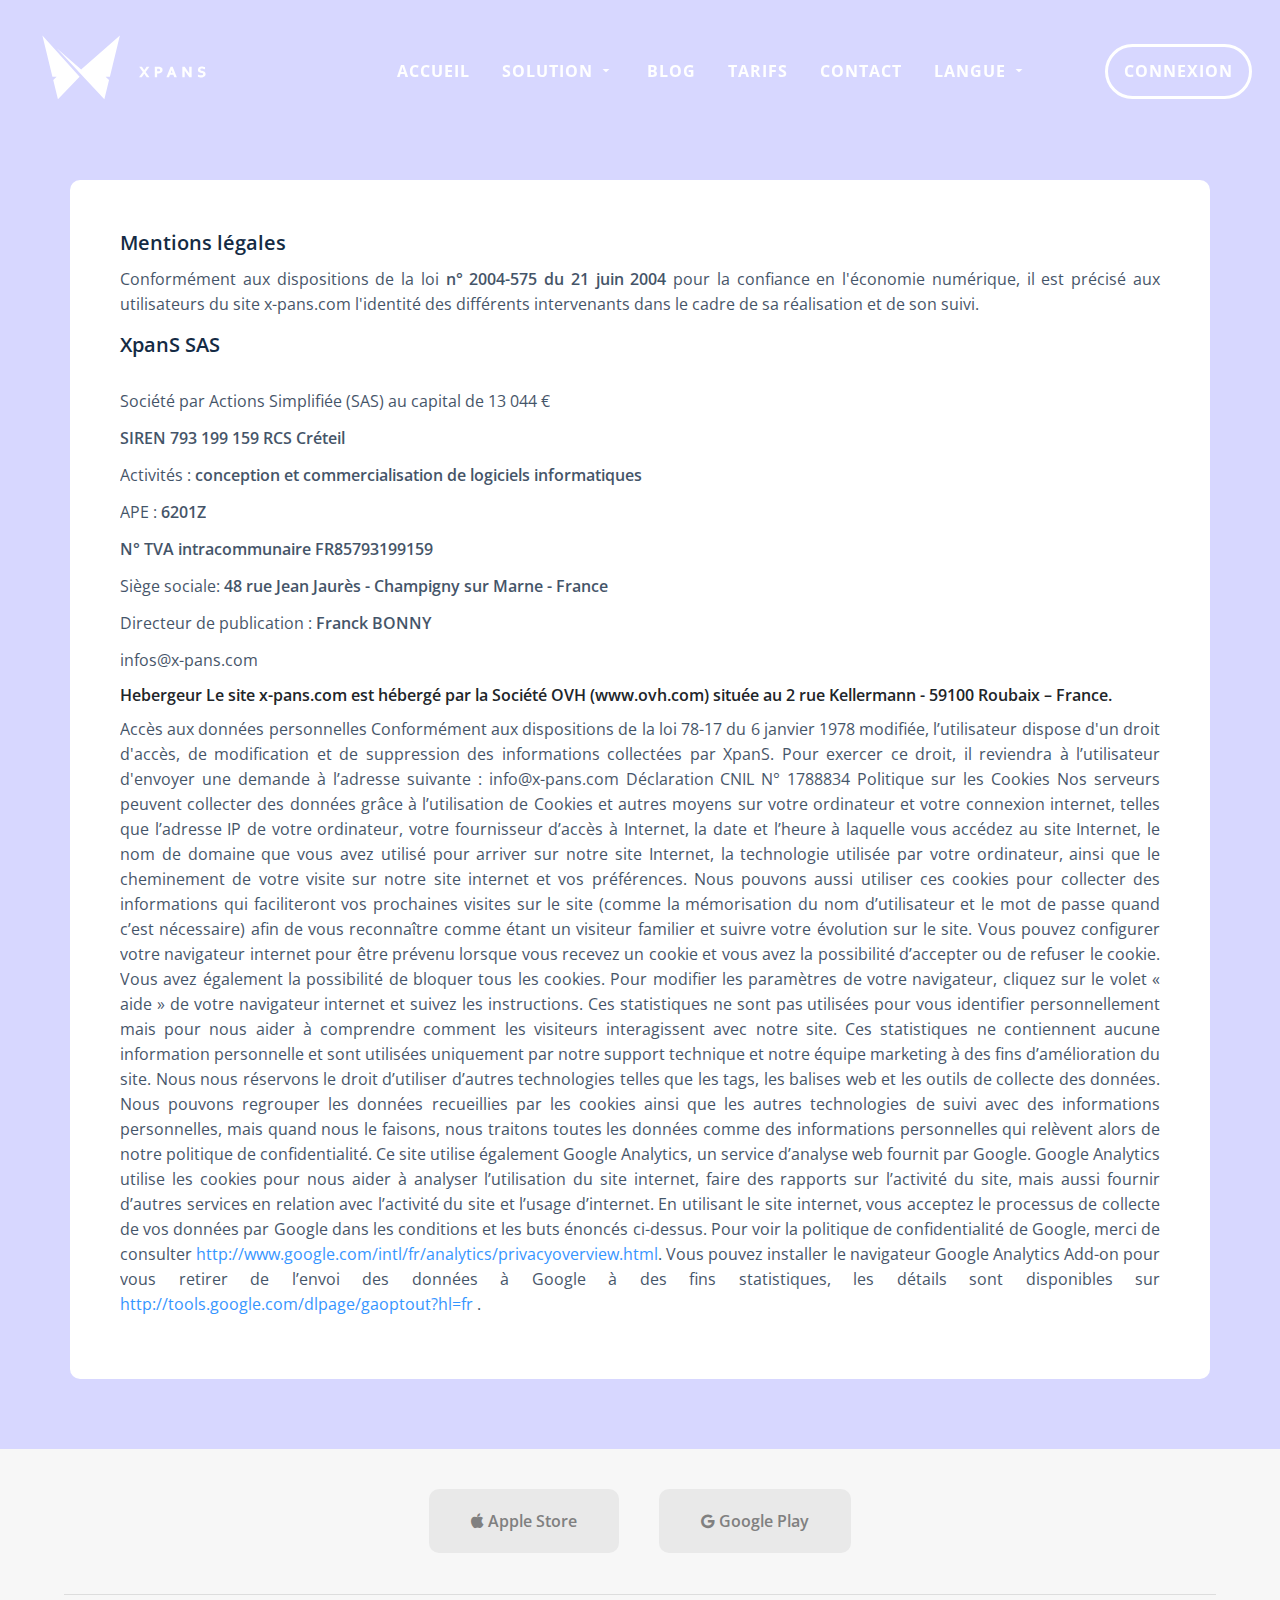
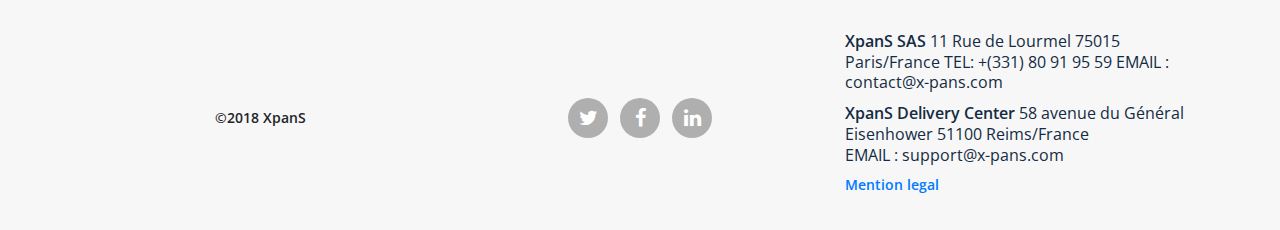
<file: mentionlegal.html>
<!DOCTYPE html>
<html lang="en">
  <head>
    <meta charset="utf-8">
    <meta http-equiv="X-UA-Compatible" content="IE=edge">
    <meta name="viewport" content="width=device-width, initial-scale=1">
    <!-- The above 3 meta tags *must* come first in the head; any other head content must come *after* these tags -->
    <title>Contact</title>
    <!-- Bootstrap -->
    <link href="https://fonts.googleapis.com/css?family=Open+Sans:300,600" rel="stylesheet">
    <link rel="stylesheet" type="text/css" href="css/bootstrap.css">
   <link rel="stylesheet" type="text/css" href="https://maxcdn.bootstrapcdn.com/font-awesome/4.7.0/css/font-awesome.min.css">
  <link rel="stylesheet" type="text/css" href="css/styles.css">
  <link rel="stylesheet" type="text/css" href="css/owl.carousel.css">
  <link rel="stylesheet" type="text/css" href="css/owl.theme.default.css">
  <link rel="stylesheet" type="text/css" href="css/animate.css">
  <!-- Custom styles for this template -->
  <link href="css/agency.css" rel="stylesheet">
    <!-- HTML5 shim and Respond.js for IE8 support of HTML5 elements and media queries -->
    <!-- WARNING: Respond.js doesn't work if you view the page via file:// -->
    <!--[if lt IE 9]>
      <script src="https://oss.maxcdn.com/html5shiv/3.7.3/html5shiv.min.js"></script>
      <script src="https://oss.maxcdn.com/respond/1.4.2/respond.min.js"></script>
    <![endif]-->
</head>
<body class="bg-contact">
    <header class="bottom-mg">
    <div class="contact-bg">
     <nav class="navbar navbar-expand-lg navbar-dark fixed-top" id="mainNav">
      <div class="container-fluid">
        <a class="navbar-brand js-scroll-trigger" href="index.html">
          <img src="img/logowhitexpans.svg" class="logo-xpans" id="logoxs" alt="logo de l'accueil">
        </a>
        <button class="navbar-toggler navbar-toggler-right" type="button" data-toggle="collapse" data-target="#navbarResponsive" aria-controls="navbarResponsive" aria-expanded="false" aria-label="Toggle navigation">
          Menu
          <i class="fa fa-bars"></i>
        </button>
        <div class="navbar-collapse collapse mainmenu" id="navbarResponsive">
          <ul class="navbar-nav text-uppercase ml-auto">
          <li class="nav-item">
        <a class="nav-link js-scroll-trigger" href="index.html">Accueil</a>
      </li>
    <li class="nav-item">
<div class="dropdown open" style="display:inline-block">
  <a class="nav-link" id="dropdownMenu1" data-toggle="dropdown" aria-haspopup="true" aria-expanded="true">
    Solution <span class="icon-arrow_drop_down"></span>
      <span class="caret"></span>
        </a>
          <ul class="dropdown-menu" aria-labelledby="dropdownMenu1">
        <li><a class="nav-link" href="xpansone.html">XPANS ONE</a></li>
      <li><a class="nav-link" href="xpansteam25.html">XPANS TEAM</a></li>
  <li><a class="nav-link" href="xpansproforce10.html">XPANS INFINITY</a></li>
</ul>
</div>
</li>
<li class="nav-item">
  <a class="nav-link js-scroll-trigger" href="blog.html">Blog</a>
    </li>
<li class="nav-item">
  <a class="nav-link js-scroll-trigger" href="tarifs.html">Tarifs</a>
    </li>
      <li class="nav-item">
        <a class="nav-link js-scroll-trigger" href="contact.html">Contact</a>
          </li>
  <li class="nav-item">
  <div class="dropdown open" style="display:inline-block">
  <a class="nav-link" id="dropdownMenu1" data-toggle="dropdown" aria-haspopup="true" aria-expanded="true">
  Langue <span class="icon-arrow_drop_down"></span>
    <span class="caret"></span>
      </a>
        <ul class="dropdown-menu" aria-labelledby="dropdownMenu1">
      <li><a class="nav-link" href="xpansone.html">en <span class="lang-choice-xs"> <img src="img/united-kingdom.svg" alt="flag angleterre"> </span></a></li>
    <li><a class="nav-link" href="xpansproforce10.html">fr <span class="lang-choice-xs"> <img src="img/france.svg" alt="flag french"> </span></a></li>
  <li><a class="nav-link" href="xpansteam25.html">es <span class="lang-choice-xs"> <img src="img/spain.svg" alt="flag espagne"> </span></a></li>
  </ul>
  </div>
  </li>
<li class="nav-item">
  <a class="nav-link js-scroll-trigger" href="#"></a>
</li>
<li class="nav-item">
  <a class="nav-link js-scroll-trigger" href="#"></a>
</li>
  <li class="nav-item">
    <a class="nav-link js-scroll-trigger border-line-xpans" href="#contact">Connexion</a>
      </li>
        </ul>
      </div>
    </div>
  </nav>
  </div>
</header>

<section>
<div class="container bottom-mg" style="text-align:justify; background-color:#fff; padding:50px; border-radius:10px;">
  <p>
  <strong>  Mentions légales</strong>
    <p class="vi-sub-heading">Conformément aux dispositions de la loi <strong>n° 2004-575 du 21 juin 2004 </strong>pour la confiance en l'économie numérique, il est précisé aux utilisateurs du site x-pans.com l'identité des différents intervenants dans le cadre de sa réalisation et de son suivi.
      <div class="space"></div>
    <p><strong>XpanS SAS</strong></p>
<br>
<ul>
    <li><p class="vi-sub-heading">Société par Actions Simplifiée (SAS) au capital de 13 044 €</li>
    <li><strong><p class="vi-sub-heading"><strong>SIREN 793 199 159 RCS Créteil</p></strong></li>
    <li><p class="vi-sub-heading">Activités : <strong>conception et commercialisation de logiciels informatiques</strong></p></li>
    <li><p class="vi-sub-heading">APE : <strong>6201Z</strong></p></li>
    <li><p class="vi-sub-heading"><strong>N° TVA intracommunaire FR85793199159</strong></p></li>
    <li><p class="vi-sub-heading">Siège sociale:<strong> 48 rue Jean Jaurès - Champigny sur Marne - France</strong></p></li>
    <li><p class="vi-sub-heading">Directeur de publication : <strong>Franck BONNY</strong></p></li>
    <li><p class="vi-sub-heading">infos@x-pans.com</p></li>
    <strong>Hebergeur</strong>
    <strong>Le site x-pans.com est hébergé par la Société OVH (www.ovh.com) située au 2 rue Kellermann - 59100 Roubaix – France.</strong>
</p>
</ul>
<p class="vi-sub-heading">
    Accès aux données personnelles
    Conformément aux dispositions de la loi 78-17 du 6 janvier 1978 modifiée, l’utilisateur dispose d'un droit d'accès, de modification et de suppression des informations collectées par XpanS. Pour exercer ce droit, il reviendra à l’utilisateur d'envoyer une demande à l’adresse suivante : info@x-pans.com

    Déclaration CNIL N° 1788834

    Politique sur les Cookies
    Nos serveurs peuvent collecter des données grâce à l’utilisation de Cookies et autres moyens sur votre ordinateur et votre connexion internet, telles que l’adresse IP de votre ordinateur, votre fournisseur d’accès à Internet, la date et l’heure à laquelle vous accédez au site Internet, le nom de domaine que vous avez utilisé pour arriver sur notre site Internet, la technologie utilisée par votre ordinateur, ainsi que le cheminement de votre visite sur notre site internet et vos préférences. Nous pouvons aussi utiliser ces cookies pour collecter des informations qui faciliteront vos prochaines visites sur le site (comme la mémorisation du nom d’utilisateur et le mot de passe quand c’est nécessaire) afin de vous reconnaître comme étant un visiteur familier et suivre votre évolution sur le site. Vous pouvez configurer votre navigateur internet pour être prévenu lorsque vous recevez un cookie et vous avez la possibilité d’accepter ou de refuser le cookie. Vous avez également la possibilité de bloquer tous les cookies. Pour modifier les paramètres de votre navigateur, cliquez sur le volet « aide » de votre navigateur internet et suivez les instructions. Ces statistiques ne sont pas utilisées pour vous identifier personnellement mais pour nous aider à comprendre comment les visiteurs interagissent avec notre site. Ces statistiques ne contiennent aucune information personnelle et sont utilisées uniquement par notre support technique et notre équipe marketing à des fins d’amélioration du site. Nous nous réservons le droit d’utiliser d’autres technologies telles que les tags, les balises web et les outils de collecte des données. Nous pouvons regrouper les données recueillies par les cookies ainsi que les autres technologies de suivi avec des informations personnelles, mais quand nous le faisons, nous traitons toutes les données comme des informations personnelles qui relèvent alors de notre politique de confidentialité.

    Ce site utilise également Google Analytics, un service d’analyse web fournit par Google. Google Analytics utilise les cookies pour nous aider à analyser l’utilisation du site internet, faire des rapports sur l’activité du site, mais aussi fournir d’autres services en relation avec l’activité du site et l’usage d’internet.
    En utilisant le site internet, vous acceptez le processus de collecte de vos données par Google dans les conditions et les buts énoncés ci-dessus.
    Pour voir la politique de confidentialité de Google, merci de consulter <a href="http://www.google.com/intl/fr/analytics/privacyoverview.html">http://www.google.com/intl/fr/analytics/privacyoverview.html</a>.
    Vous pouvez installer le navigateur Google Analytics Add-on pour vous retirer de l’envoi des données à Google à des fins statistiques, les détails sont disponibles sur <a href="http://tools.google.com/dlpage/gaoptout?hl=fr">http://tools.google.com/dlpage/gaoptout?hl=fr</a> .
  </p>
</div>

<div style="background-color:#f7f7f7; padding-top: 40px;">
  <div class="d-flex justify-content-center col-sm-12 col-md-12 flex-wrap">
    <a href="https://itunes.apple.com/fr/app/xpans/id912360798?l=fr&amp;ls=1&amp;mt=8" class="btn-footer-xpans"><i class="fa fa-apple" aria-hidden="true"></i> Apple Store</a>
    <a href="https://play.google.com/store/apps/details?id=com.artenet.xpans" class="btn-footer-xpans"><i class="fa fa-google" aria-hidden="true"></i> Google Play</a>
 </div>
</div>
</section>
<footer>
<hr class="border-footer-xs">
<div class="container">
<div class="row">
<div class="col-md-4 d-flex align-items-center justify-content-center">
 <span class="copyright">©2018 XpanS</span>
</div>
<div class="col-md-4 d-flex align-items-center justify-content-center">
 <ul class="list-inline social-buttons">
   <li class="list-inline-item">
     <a href="#">
       <i class="fa fa-twitter"></i>
     </a>
   </li>
   <li class="list-inline-item">
     <a href="#">
       <i class="fa fa-facebook"></i>
     </a>
   </li>
   <li class="list-inline-item">
     <a href="#">
       <i class="fa fa-linkedin"></i>
     </a>
   </li>
 </ul>
</div>
<div class="col-md-4">
<ul class="list-inline quicklinks">
<li class="list-inline-item">
<p class="right-text-footer-xs  text-left"><strong>XpanS SAS</strong>
11 Rue de Lourmel
75015  Paris/France
TEL: +(331) 80 91 95 59
EMAIL : contact@x-pans.com</p>
 </li>
<li class="list-inline-item">
<p class="right-text-footer-xs text-left"><strong>XpanS Delivery Center</strong>
58 avenue du Général Eisenhower
51100 Reims/France <br>
EMAIL : support@x-pans.com</p>
<div class="d-flex justify-content-start">
<a href="mentionlegal.html" alt="mention legal">Mention legal</a>
</div>
</li>
</ul>
</div>
</div>
</div>
</footer>
<script src="js/jquery.min.js"></script>
<script src="js/bootstrap.bundle.min.js"></script>
<script src="js/agency.min.js"></script>
<script src="js/jquery.easing.min.js"></script>
<script src="js/owl.carousel.js"></script>
<script src="js/app.js"></script>
<script src="js/wow.min.js"></script>
<script>
  wow = new WOW({
        boxClass:     'wow',      // default
        animateClass: 'animated', // default
        offset:       0,          // default
        mobile:       true,       // default
        live:         true        // default
                    })
new WOW().init();
</script>
<script>
$(window).scroll(function() {
  var logo = $('#logoxs'),
      scrollogo = $(window).scrollTop();
  if ( scrollogo > 100 ){
          logo.attr('src','img/logoxpanxstevenschauvet.svg');
  } else if ( scrollogo < 100 ) {
          logo.attr('src','img/logowhitexpans.svg'); }});
</script>
  </body>
</html>
</file>
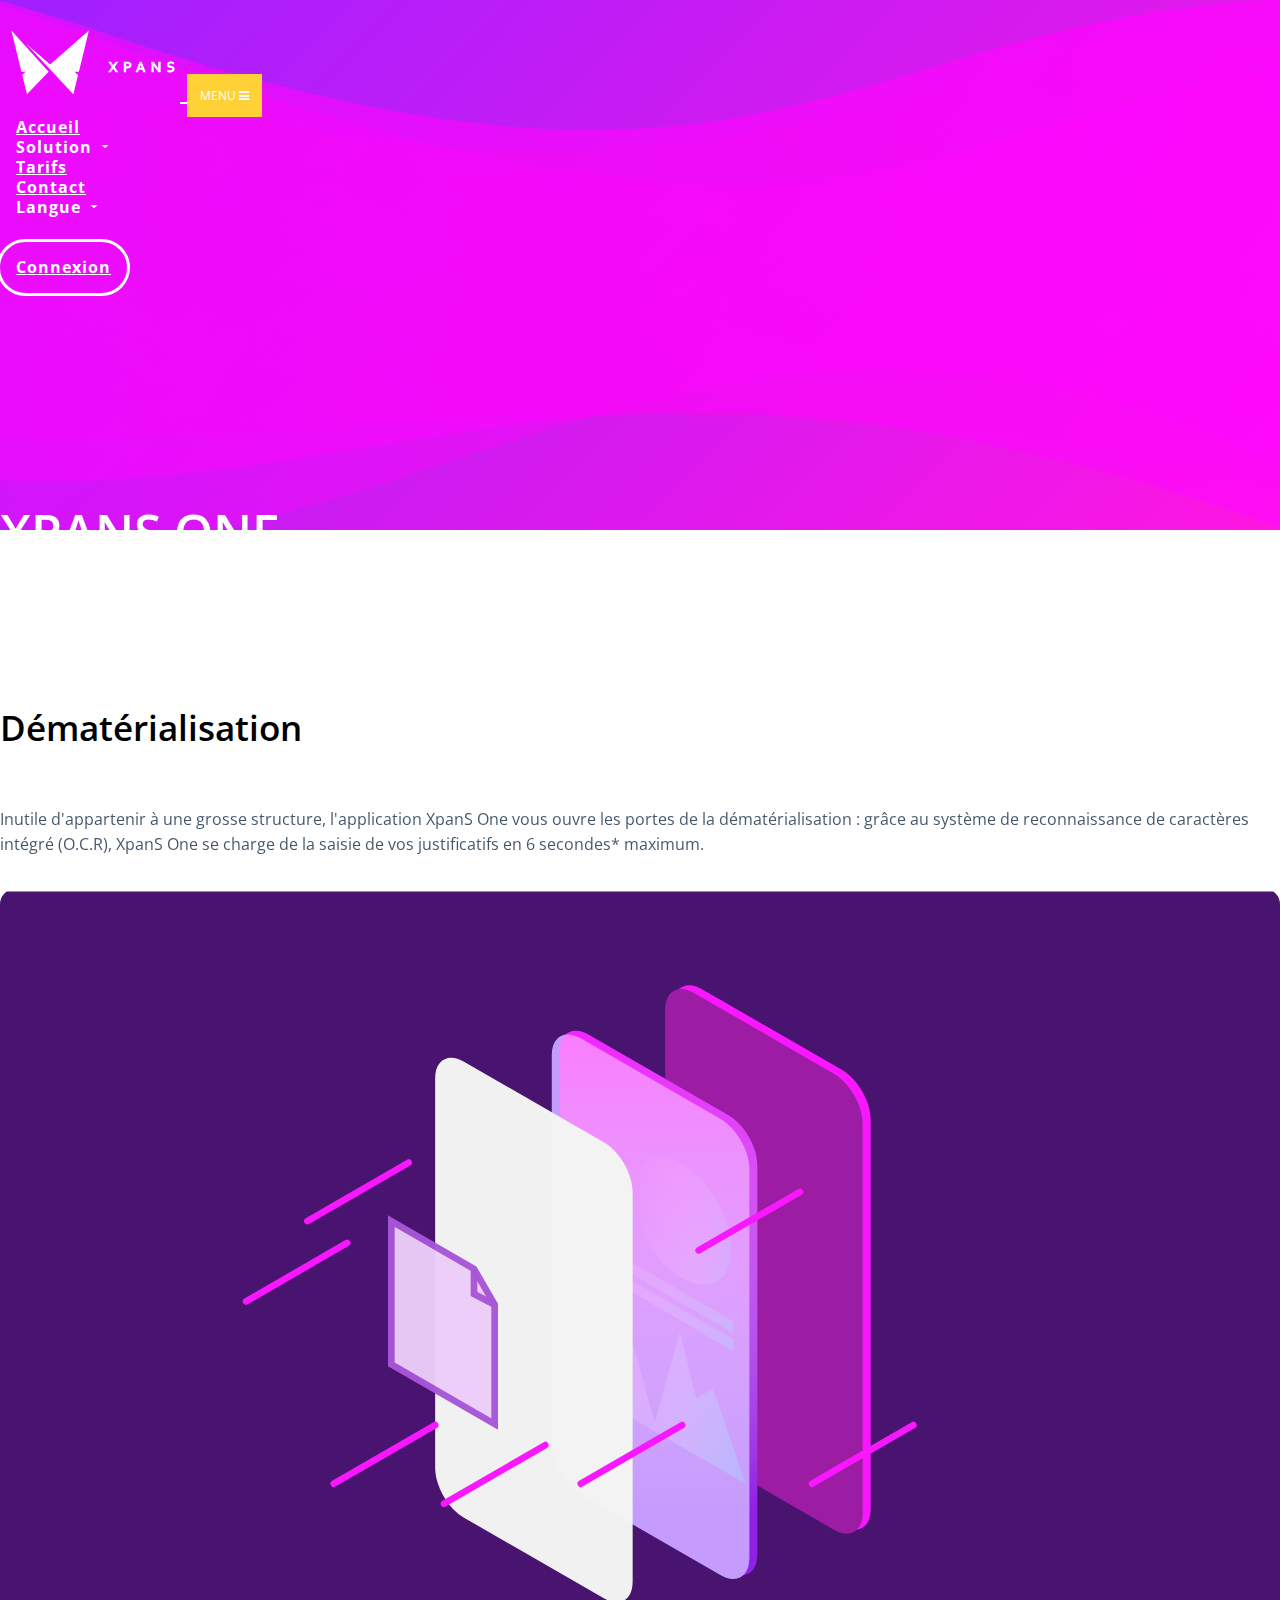
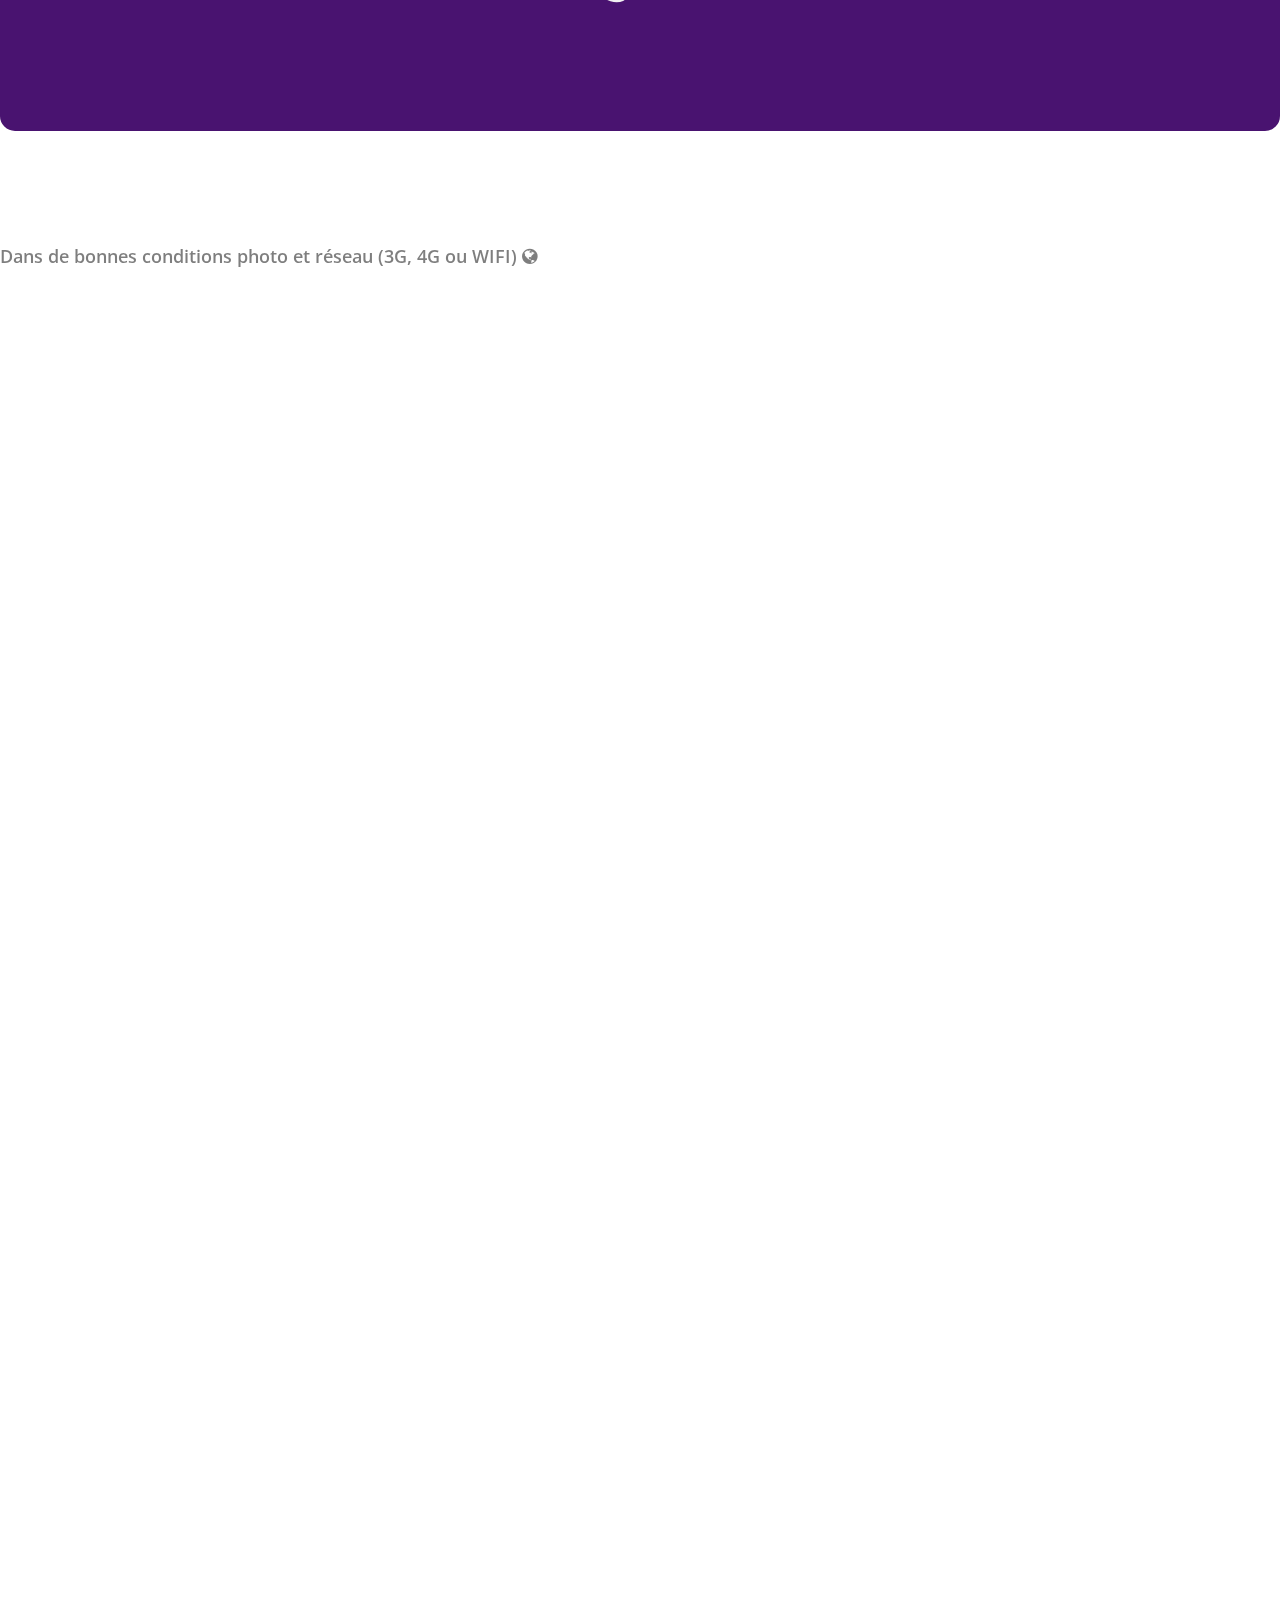
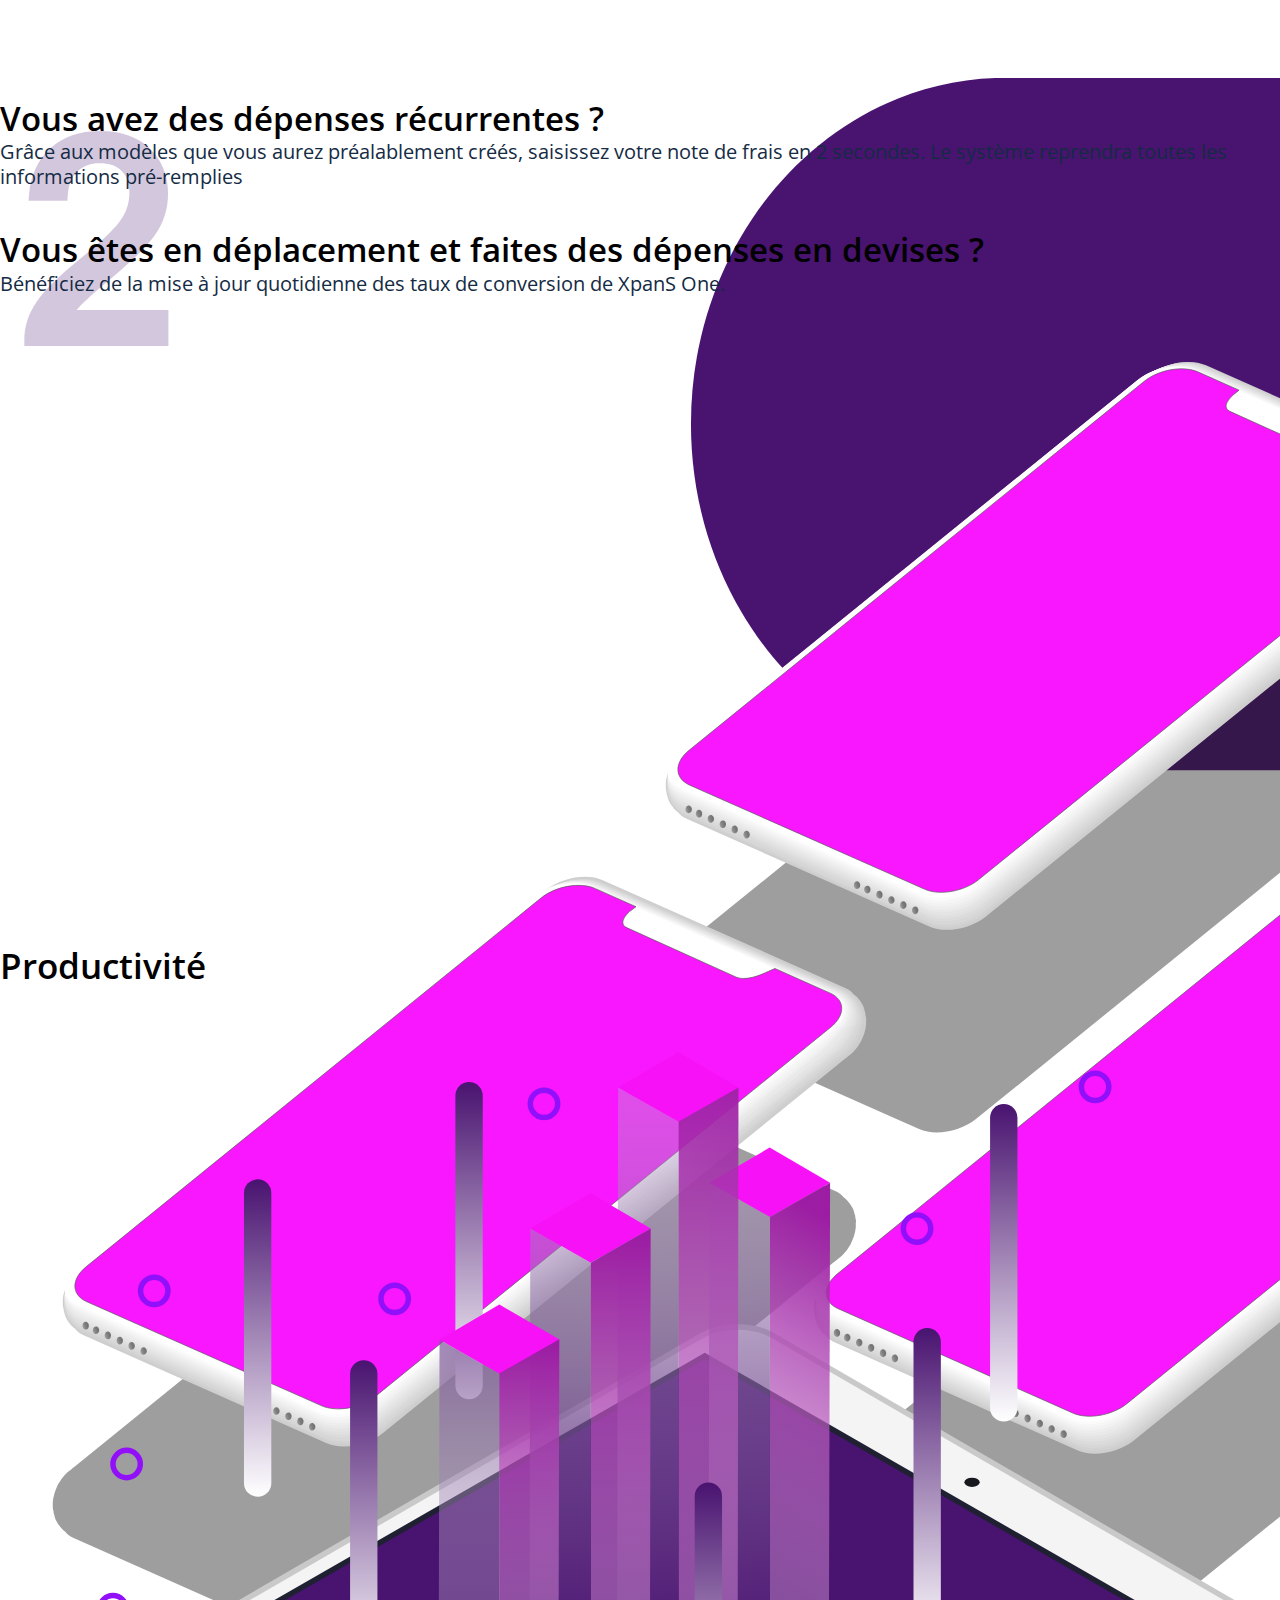
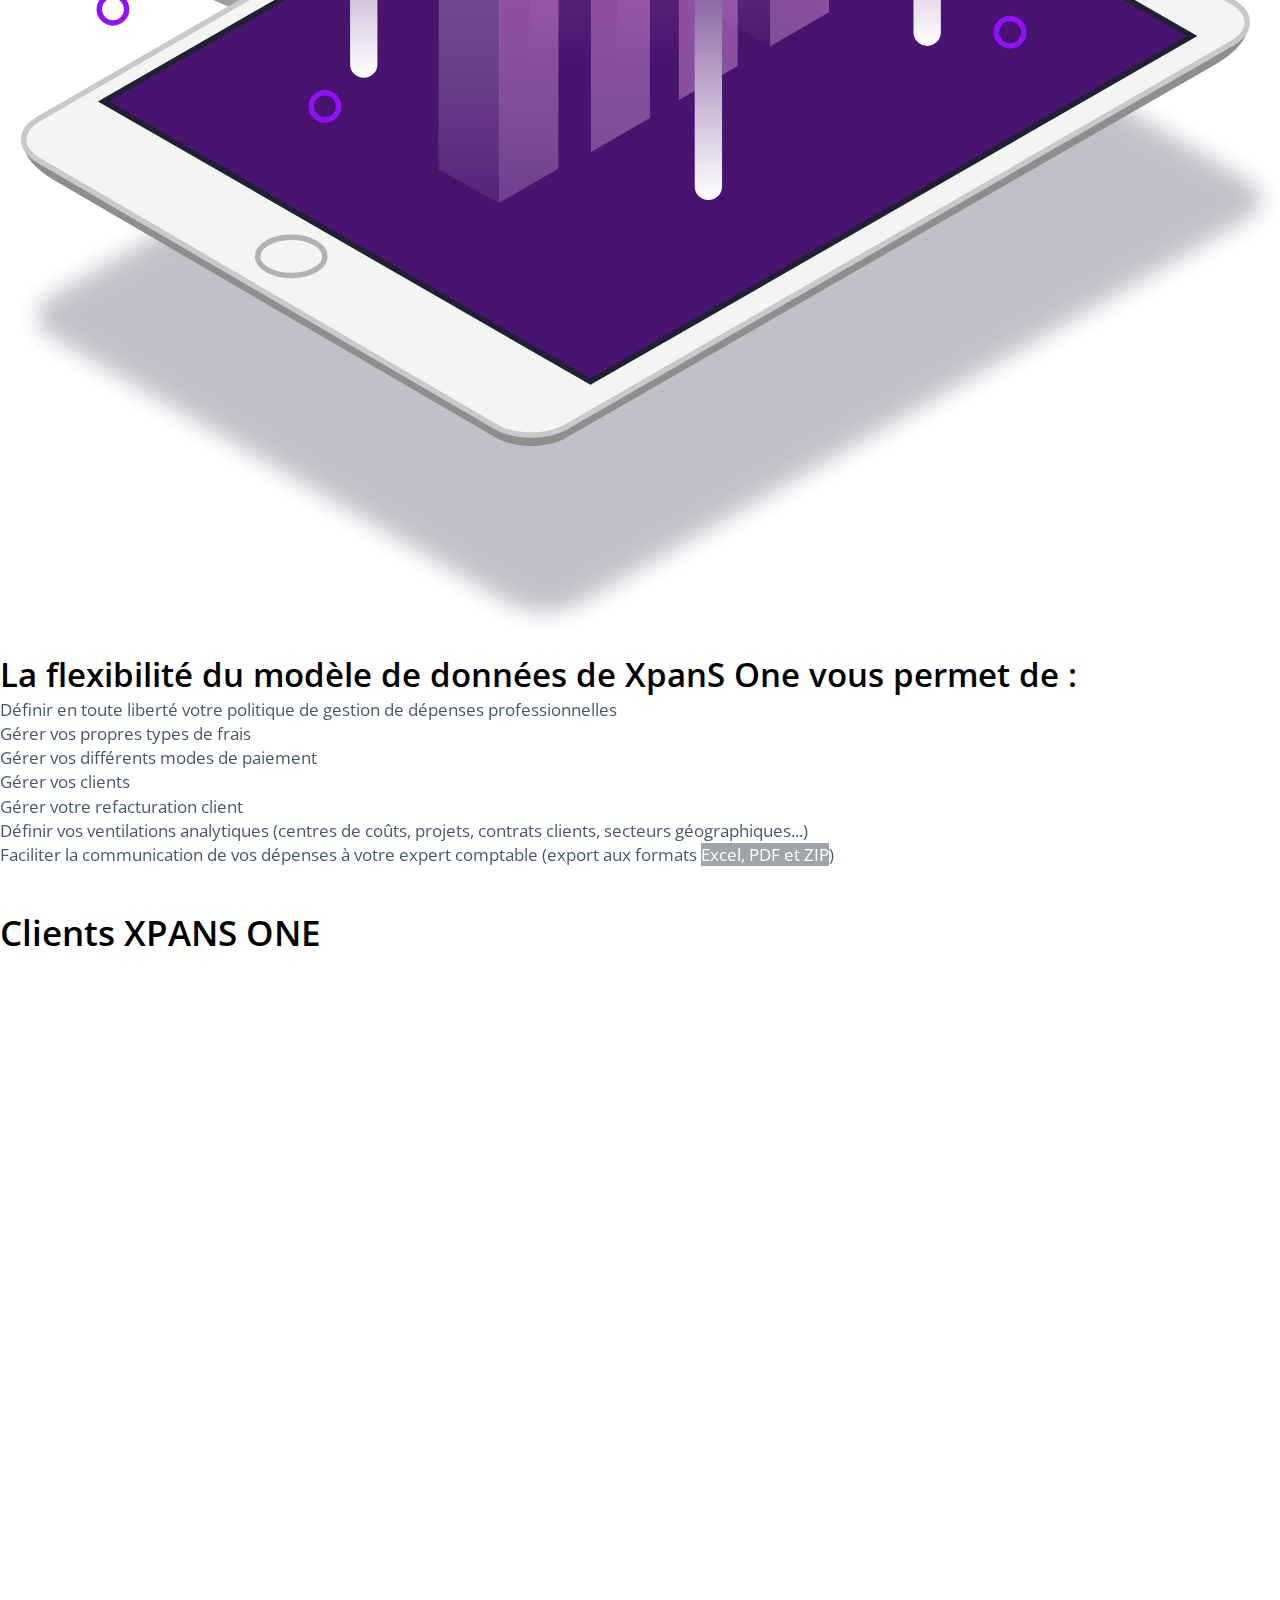
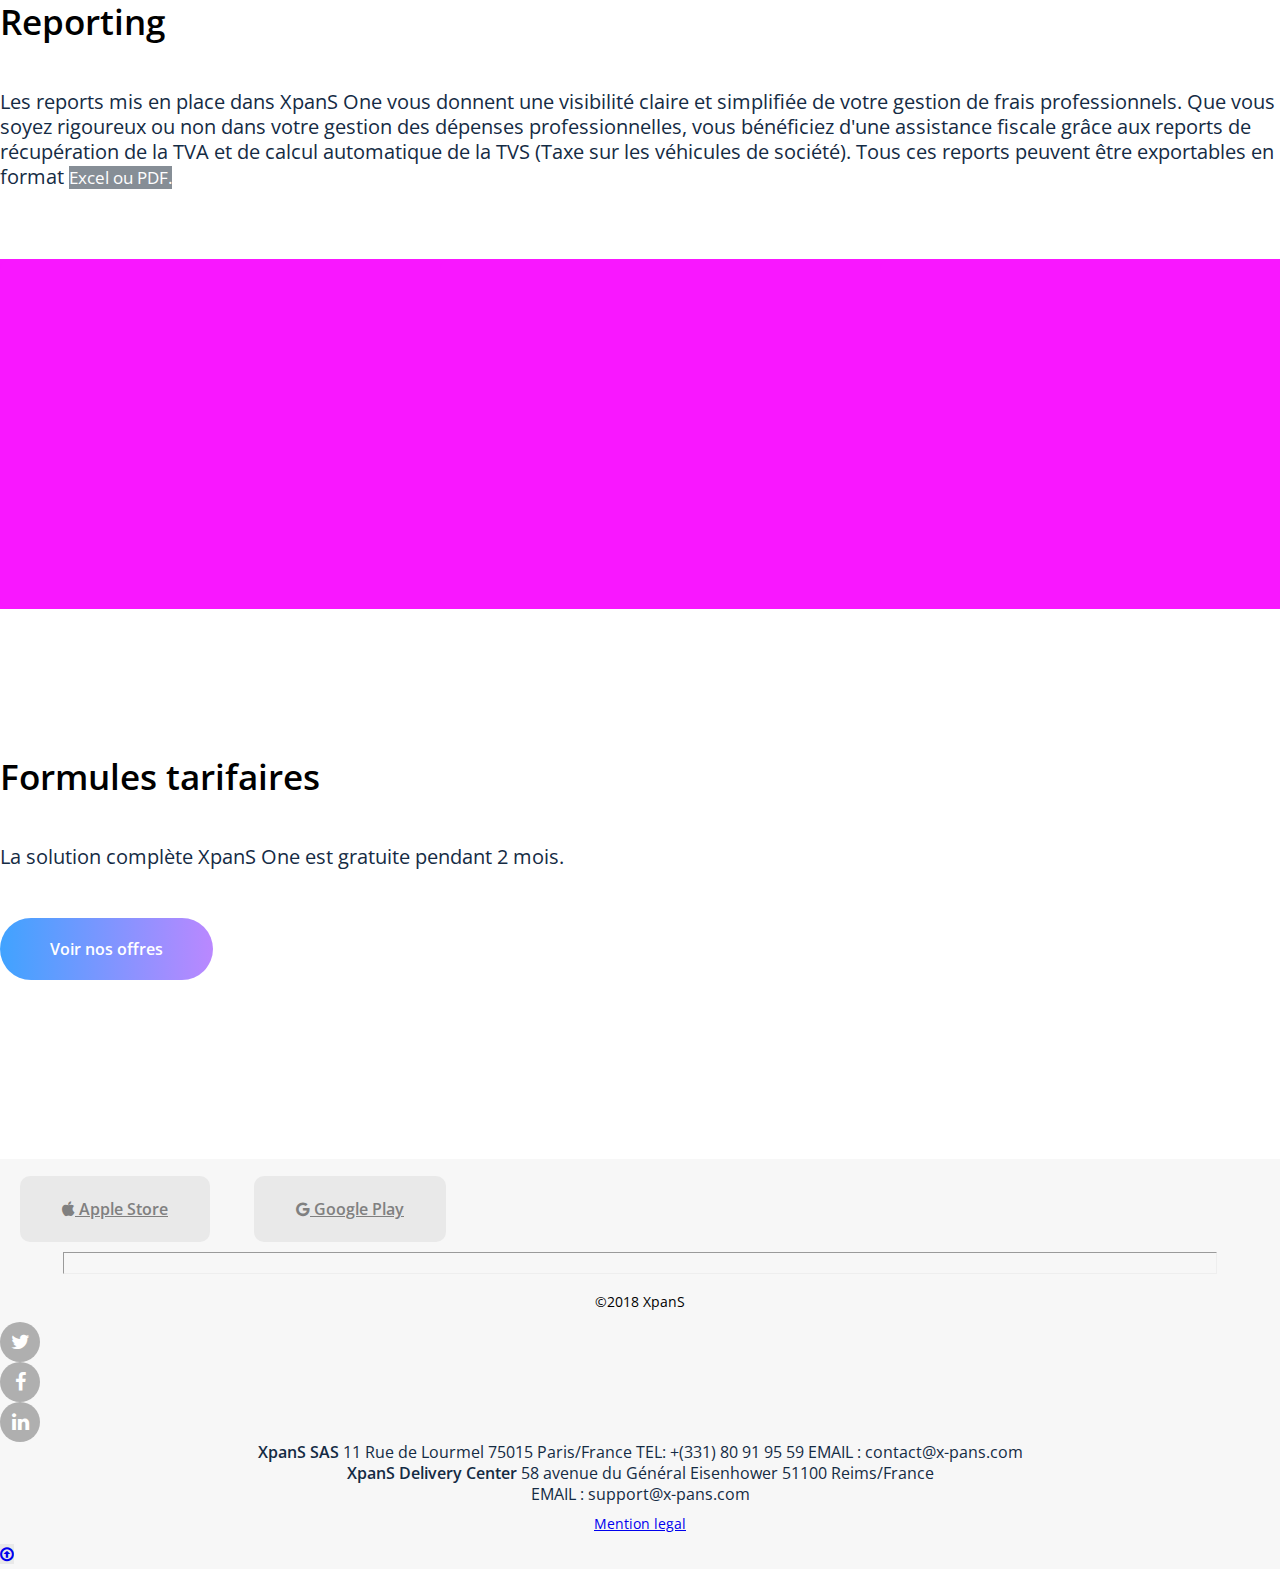
<file: xpansone.html>
<!DOCTYPE html>
<html lang="en">
  <head>
    <meta charset="utf-8">
    <meta http-equiv="X-UA-Compatible" content="IE=edge">
    <meta name="viewport" content="width=device-width, initial-scale=1">
    <!-- The above 3 meta tags *must* come first in the head; any other head content must come *after* these tags -->
    <title>XPANS ONE</title>
    <!-- Bootstrap -->
    <link href="https://fonts.googleapis.com/css?family=Open+Sans:300,600" rel="stylesheet">
   <link rel="stylesheet" href="https://maxcdn.bootstrapcdn.com/bootstrap/4.0.0-beta.3/css/bootstrap.min.css"
   integrity="sha384-Zug+QiDoJOrZ5t4lssLdxGhVrurbmBWopoEl+M6BdEfwnCJZtKxi1KgxUyJq13dy" crossorigin="anonymous">
  <link rel="stylesheet" type="text/css" href="https://maxcdn.bootstrapcdn.com/font-awesome/4.7.0/css/font-awesome.min.css">
  <link rel="stylesheet" type="text/css" href="css/styles.css">
  <link rel="stylesheet" type="text/css" href="css/owl.carousel.css">
  <link rel="stylesheet" type="text/css" href="css/owl.theme.default.css">
  <link rel="stylesheet" type="text/css" href="css/animate.css">
  <link rel="stylesheet" type="text/css" href="css/shadowbox.css"/>
  <!-- Custom styles for this template -->
  <link href="css/agency.css" rel="stylesheet">
    <!-- HTML5 shim and Respond.js for IE8 support of HTML5 elements and media queries -->
    <!-- WARNING: Respond.js doesn't work if you view the page via file:// -->
    <!--[if lt IE 9]>
      <script src="https://oss.maxcdn.com/html5shiv/3.7.3/html5shiv.min.js"></script>
      <script src="https://oss.maxcdn.com/respond/1.4.2/respond.min.js"></script>
    <![endif]-->
            </head>
          <body id="page-top">
        <header>
      <div class="fondwavesone">
    <div class="fondwavesfull">
      <nav class="navbar navbar-expand-lg navbar-dark fixed-top" id="mainNav">
       <div class="container-fluid">
         <a class="navbar-brand js-scroll-trigger" href="index.html">
           <img src="img/logowhitexpans.svg" class="logo-xpans" id="logoxs" alt="logo de l'accueil">
         </a>
         <button class="navbar-toggler navbar-toggler-right" type="button" data-toggle="collapse" data-target="#navbarResponsive" aria-controls="navbarResponsive" aria-expanded="false" aria-label="Toggle navigation">
           Menu
           <i class="fa fa-bars"></i>
         </button>
         <div class="navbar-collapse collapse mainmenu" id="navbarResponsive">
           <ul class="navbar-nav text-uppercase ml-auto">
           <li class="nav-item">
         <a class="nav-link js-scroll-trigger" href="index.html">Accueil</a>
       </li>
     <li class="nav-item">
 <div class="dropdown open" style="display:inline-block">
   <a class="nav-link" id="dropdownMenu1" data-toggle="dropdown" aria-haspopup="true" aria-expanded="true">
     Solution <span class="icon-arrow_drop_down"></span>
       <span class="caret"></span>
         </a>
           <ul class="dropdown-menu" aria-labelledby="dropdownMenu1">
             <li><a class="nav-link" href="xpansone.html">XPANS ONE</a></li>
           <li><a class="nav-link" href="xpansteam25.html">XPANS TEAM</a></li>
       <li><a class="nav-link" href="xpansproforce10.html">XPANS INFINITY</a></li>
 </ul>
 </div>
 </li>
 <li class="nav-item">
   <a class="nav-link js-scroll-trigger" href="tarifs.html">Tarifs</a>
     </li>
       <li class="nav-item">
         <a class="nav-link js-scroll-trigger" href="contact.html">Contact</a>
           </li>
   <li class="nav-item">
   <div class="dropdown open" style="display:inline-block">
   <a class="nav-link" id="dropdownMenu1" data-toggle="dropdown" aria-haspopup="true" aria-expanded="true">
   Langue <span class="icon-arrow_drop_down"></span>
     <span class="caret"></span>
       </a>
         <ul class="dropdown-menu" aria-labelledby="dropdownMenu1">
       <li><a class="nav-link" href="xpansone.html">en <span class="lang-choice-xs"> <img src="img/united-kingdom.svg" alt="flag angleterre"> </span></a></li>
     <li><a class="nav-link" href="xpansproforce10.html">fr <span class="lang-choice-xs"> <img src="img/france.svg" alt="flag french"> </span></a></li>
   <li><a class="nav-link" href="xpansteam25.html">es <span class="lang-choice-xs"> <img src="img/spain.svg" alt="flag espagne"> </span></a></li>
   </ul>
   </div>
   </li>
 <li class="nav-item">
   <a class="nav-link js-scroll-trigger" href="#"></a>
 </li>
 <li class="nav-item">
   <a class="nav-link js-scroll-trigger" href="#"></a>
 </li>
   <li class="nav-item">
     <a class="nav-link js-scroll-trigger border-line-xpans" href="#contact">Connexion</a>
       </li>
         </ul>
       </div>
     </div>
   </nav>
              <div class="row vi-header"></div>
                  <div class="row">
                <div class="col-md-12 text-center wow fadeInDown" data-wow-duration="3s">
              <h1 class="vi-hero-heading" style="font-size:50px">XPANS ONE</h1>
            <h1 class="vi-hero-heading">Collaboration tool for website feedback and fixing design bugs</h1>
          <h3 class="vi-hero-sub-heading">Review and launch pixel-perfect websites with peace of mind</h3>
        </div>
      </div>
    </div>
  </div>
</header>
  <section>
    <div class="container">
      <div class="row bottom-mg">
        <div class="col-md-6 d-flex align-items-start wow fadeInLeft" data-wow-duration="3s">
          <div class="box-heading">
            <h1 class="vi-heading-top">Dématérialisation</h1>
              <p class="vi-sub-heading">Inutile d'appartenir à une grosse structure, l'application XpanS One vous ouvre les portes de la dématérialisation : grâce au système de reconnaissance de caractères intégré (O.C.R), XpanS One se charge de la saisie de vos justificatifs en 6 secondes* maximum. </p>
                </div>
              </div>
            <div class="col-md-6 wow fadeInRight" data-wow-duration="3s">
          <figure>
        <img class="xsonehelp" src="img/dematerialisationxpans.svg" alt="dematerialisation">
      </figure>
    </div>
  </div>
<div class="vi-title text-center d-flex align-items-center justify-content-center" style="padding-top:40px;">Dans de bonnes conditions photo et réseau (3G, 4G ou WIFI) <i class="fa fa-globe" aria-hidden="true"></i></div>
</div>
  </section>
    <section class="bottom-mg">
      <div class="container">
        <div class="row">
          <div class="col-md-6 wow fadeInLeft" data-wow-duration="3s">
            <img class="xsonehelp" src="img/automatisationxpans.svg" alt="automatisation kilométrique">
              </div>
                <div class="col-md-6 d-flex align-items-start wow fadeInRight" data-wow-duration="3s">
                  <div class="box-heading">
<h1 class="vi-heading-top">Automatisation</h1><p><b>Vous voulez déclarer des frais kilométriques et vous ne connaissez pas la distance à renseigner?</b></p>
<p class="vi-sub-heading">Pas besoin de calculer le nombre de kilomètres parcourus, renseignez une adresse de départ, une adresse d'arrivée et le système calcule la distance et les indemnités kilométriques basées sur les barèmes en vigueur selon votre implantation géographique.</p></div></div>
</section>
  <section class="bottom-mg">
    <div class="fondcircle">
      <div class="container">
        <div class="row">
          <div class="col-md-5 col-sm-5 d-flex align-self-center flex-wrap">
            <div class="box-heading">
              <h1 class="vi-heading">Vous avez des dépenses récurrentes ?</h1>
              <p>Grâce aux modèles que vous aurez préalablement créés, saisissez votre note de frais en 2 secondes. Le système reprendra toutes les informations pré-remplies</p>
            </div>
          <div class="box-heading">
        <h1 class="vi-heading">Vous êtes en déplacement et faites des dépenses en devises ?</h1>
      <p>Bénéficiez de la mise à jour quotidienne des taux de conversion de XpanS One.</p>
    </div>
  </div>
<div class="col-md-7 col-sm-7">
<img src="img/treeiphone.svg" alt="triple iphone" width="130%">
</div>
</div>
</div>
</div>
</section>
  <div class="container">
    <h1 class="vi-heading-top text-center">Productivité</h1>
      <div class="row">
        <div class="col-md-6 col-sm-6">
          <img src="img/productivite.svg" alt="productivite image">
            </div>
              <div class="col-md-6 col-sm-6">
                <h1 class="vi-heading">La flexibilité du modèle de données de XpanS One vous permet de :</h1>
                <ul class="vi-heading-dots">
          <li class="vi-heading-dots">Définir en toute liberté votre politique de gestion de dépenses professionnelles</li>
          <li class="vi-heading-dots">Gérer vos propres types de frais</li>
          <li class="vi-heading-dots">Gérer vos différents modes de paiement</li>
          <li class="vi-heading-dots">Gérer vos clients</li>
          <li class="vi-heading-dots">Gérer votre refacturation client</li>
          <li class="vi-heading-dots">Définir vos ventilations analytiques (centres de coûts, projets, contrats clients, secteurs géographiques...)</li>
          <li class="vi-heading-dots">Faciliter la communication de vos dépenses à votre expert comptable (export aux formats  <span class="badge badge-secondary">Excel, PDF et ZIP</span>)</li>
        </ul>
      </div>
    </div>
  </div>
  <div class="container bottom-mg">
    <h1 class="vi-heading-top text-center">Clients XPANS ONE</h1>
  <div class="row">
    <div class="col-md-12 d-flex justify-content-center">
  <iframe src="https://www.google.com/maps/d/embed?mid=1olrhJ3iOWJLWcJvpEktqqApXbyfPv462&hl=fr" width="800" height="480"></iframe>
</div>
  </div>
  </div>
<div class="container">
 <h1 class="vi-heading-top text-center">Reporting</h1>
 <div class="bottom-mg text-center">
 <p>Les reports mis en place  dans XpanS One vous donnent une visibilité claire et simplifiée de votre gestion de frais professionnels.
 Que vous soyez rigoureux ou non dans votre gestion des dépenses professionnelles, vous bénéficiez d'une assistance fiscale grâce aux reports de récupération de la TVA et de calcul automatique de la TVS (Taxe sur les véhicules de société).
 Tous ces reports peuvent être exportables en format  <span class="badge badge-secondary">Excel ou PDF.</span></p>
</div>
</div>
<div class="owl-carousel owl-theme">
 <div class="item">
<div class="imagebox">
    <a rel="shadowbox[05]" href="img/téléchargement.jpg" title="Portfolio">
        <div class="box1">
        <div class="textoverlay">
          <h1 class="titleoverlay">Report par période</h1>
          <p>Report des montants HT des notes de frais par périodes mensuelles, sur 2 années</p>
        </div>
        </div>
     </a>
    </div>
  </div>
 <div class="item">
<div class="imagebox">
    <a rel="shadowbox[05]" href="img/téléchargement.jpg" title="Portfolio">
        <div class="box1">
        <div class="textoverlay">
          <h1 class="titleoverlay">Report par types de frais</h1>
          <p>Report dit « camembert » des montants HT des notes de frais par types de frais.</p>
        </div>
        </div>
     </a>
    </div>
  </div>
 <div class="item">
<div class="imagebox">
    <a rel="shadowbox[05]" href="img/téléchargement.jpg" title="Portfolio">
        <div class="box1">
        <div class="textoverlay">
          <h1 class="titleoverlay">Report comptable</h1>
          <p>Report de génération d'écritures comptable.</p>
        </div>
        </div>
     </a>
    </div>
  </div>
 <div class="item">
<div class="imagebox">
    <a rel="shadowbox[05]" href="img/téléchargement.jpg" title="Portfolio">
        <div class="box1">
        <div class="textoverlay">
          <h1 class="titleoverlay">Report comptable</h1>
          <p>Report de génération d'écritures comtable.</p>
        </div>
        </div>
     </a>
    </div>
  </div>
<div class="item">
  <div class="imagebox">
    <a rel="shadowbox[05]" href="img/téléchargement.jpg" title="Portfolio">
        <div class="box1">
        <div class="textoverlay">
          <h1 class="titleoverlay">Report par objets analytiques (version mobile avec vue compressée et décompressée)</h1>
          <p>Report avec sous-totalisation par objets d’imputations analytiques. Si option budget, possibilité de visualisation du réalisé, du budget et de l’écart.</p>
        </div>
        </div>
     </a>
    </div>
  </div>
</div>
<section class="container buy-space">
  <div class="col-md-12 col-sm-12 text-center">
<h1 class="vi-heading-top text-center">Formules tarifaires</h1>
<p class="text-center bottom-mg">La solution complète XpanS One est gratuite pendant 2 mois.</p>
<a href="tarifs.html" class="nosoffresxpans">Voir nos offres</a>
</div>
</section>
<div style="background-color:#f7f7f7; padding-top: 40px;">
  <div class="d-flex justify-content-center col-sm-12 col-md-12 flex-wrap">
    <a href="https://itunes.apple.com/fr/app/xpans/id912360798?l=fr&amp;ls=1&amp;mt=8" class="btn-footer-xpans"><i class="fa fa-apple" aria-hidden="true"></i> Apple Store</a>
    <a href="https://play.google.com/store/apps/details?id=com.artenet.xpans" class="btn-footer-xpans"><i class="fa fa-google" aria-hidden="true"></i> Google Play</a>
 </div>
</div>
</section>
<footer>
<hr class="border-footer-xs">
<div class="container">
<div class="row">
<div class="col-md-4 d-flex align-items-center justify-content-center">
 <span class="copyright">©2018 XpanS</span>
</div>
<div class="col-md-4 d-flex align-items-center justify-content-center">
 <ul class="list-inline social-buttons">
   <li class="list-inline-item">
     <a href="#">
       <i class="fa fa-twitter"></i>
     </a>
   </li>
   <li class="list-inline-item">
     <a href="#">
       <i class="fa fa-facebook"></i>
     </a>
   </li>
   <li class="list-inline-item">
     <a href="#">
       <i class="fa fa-linkedin"></i>
     </a>
   </li>
 </ul>
</div>
<div class="col-md-4">
<ul class="list-inline quicklinks">
<li class="list-inline-item">
<p class="right-text-footer-xs  text-left"><strong>XpanS SAS</strong>
11 Rue de Lourmel
75015  Paris/France
TEL: +(331) 80 91 95 59
EMAIL : contact@x-pans.com</p>
 </li>
<li class="list-inline-item">
<p class="right-text-footer-xs text-left"><strong>XpanS Delivery Center</strong>
58 avenue du Général Eisenhower
51100 Reims/France <br>
EMAIL : support@x-pans.com</p>
<div class="d-flex justify-content-start">
<a href="mentionlegal.html" alt="mention legal">Mention legal</a>
</div>
</li>
</ul>
</div>
</div>
</div>
<a href="#page-top" class="js-scroll-trigger"><div class="go-ready-xpans"><i class="fa fa-arrow-circle-o-up"></i></div></a>
</footer>
<script src="js/jquery.min.js"></script>
<script src="js/bootstrap.bundle.min.js"></script>
<script src="js/agency.min.js"></script>
<script src="js/jquery.easing.min.js"></script>
<script src="js/owl.carousel.js"></script>
<script src="js/app.js"></script>
<script src="js/wow.min.js"></script>
<script src="js/shadowbox.js"></script>
<!--SHADOWBOX-->
  <script type="text/javascript">
    Shadowbox.init({
    handleOversize: "drag",
    modal: false,
    continuous:true,
    slideshowDelay:60,
    overlayColor: "#000",
    overlayOpacity: 0.8,
    });
  </script>
<!--SHADOWBOX-->
<script>
  var owl = $('.owl-carousel');
    owl.owlCarousel({
      loop: true,
        responsiveClass: false,
        margin: 40,
        dots:false,
       responsive: {
          0: {
            items: 1
          },
          800: {
            items: 2
          },
          1000: {
            items: 3
          }
        }
      })
</script>
<script>
  wow = new WOW({
        boxClass:     'wow',      // default
        animateClass: 'animated', // default
        offset:       0,          // default
        mobile:       true,       // default
        live:         true        // default
                    })
new WOW().init();
</script>
<script>
$(window).scroll(function() {
  var logo = $('#logoxs'),
      scrollogo = $(window).scrollTop();
  if ( scrollogo > 100 ){
          logo.attr('src','img/logoxpanxstevenschauvet.svg');
  } else if ( scrollogo < 100 ) {
          logo.attr('src','img/logowhitexpans.svg'); }});
</script>
</body>
</html>
</file>
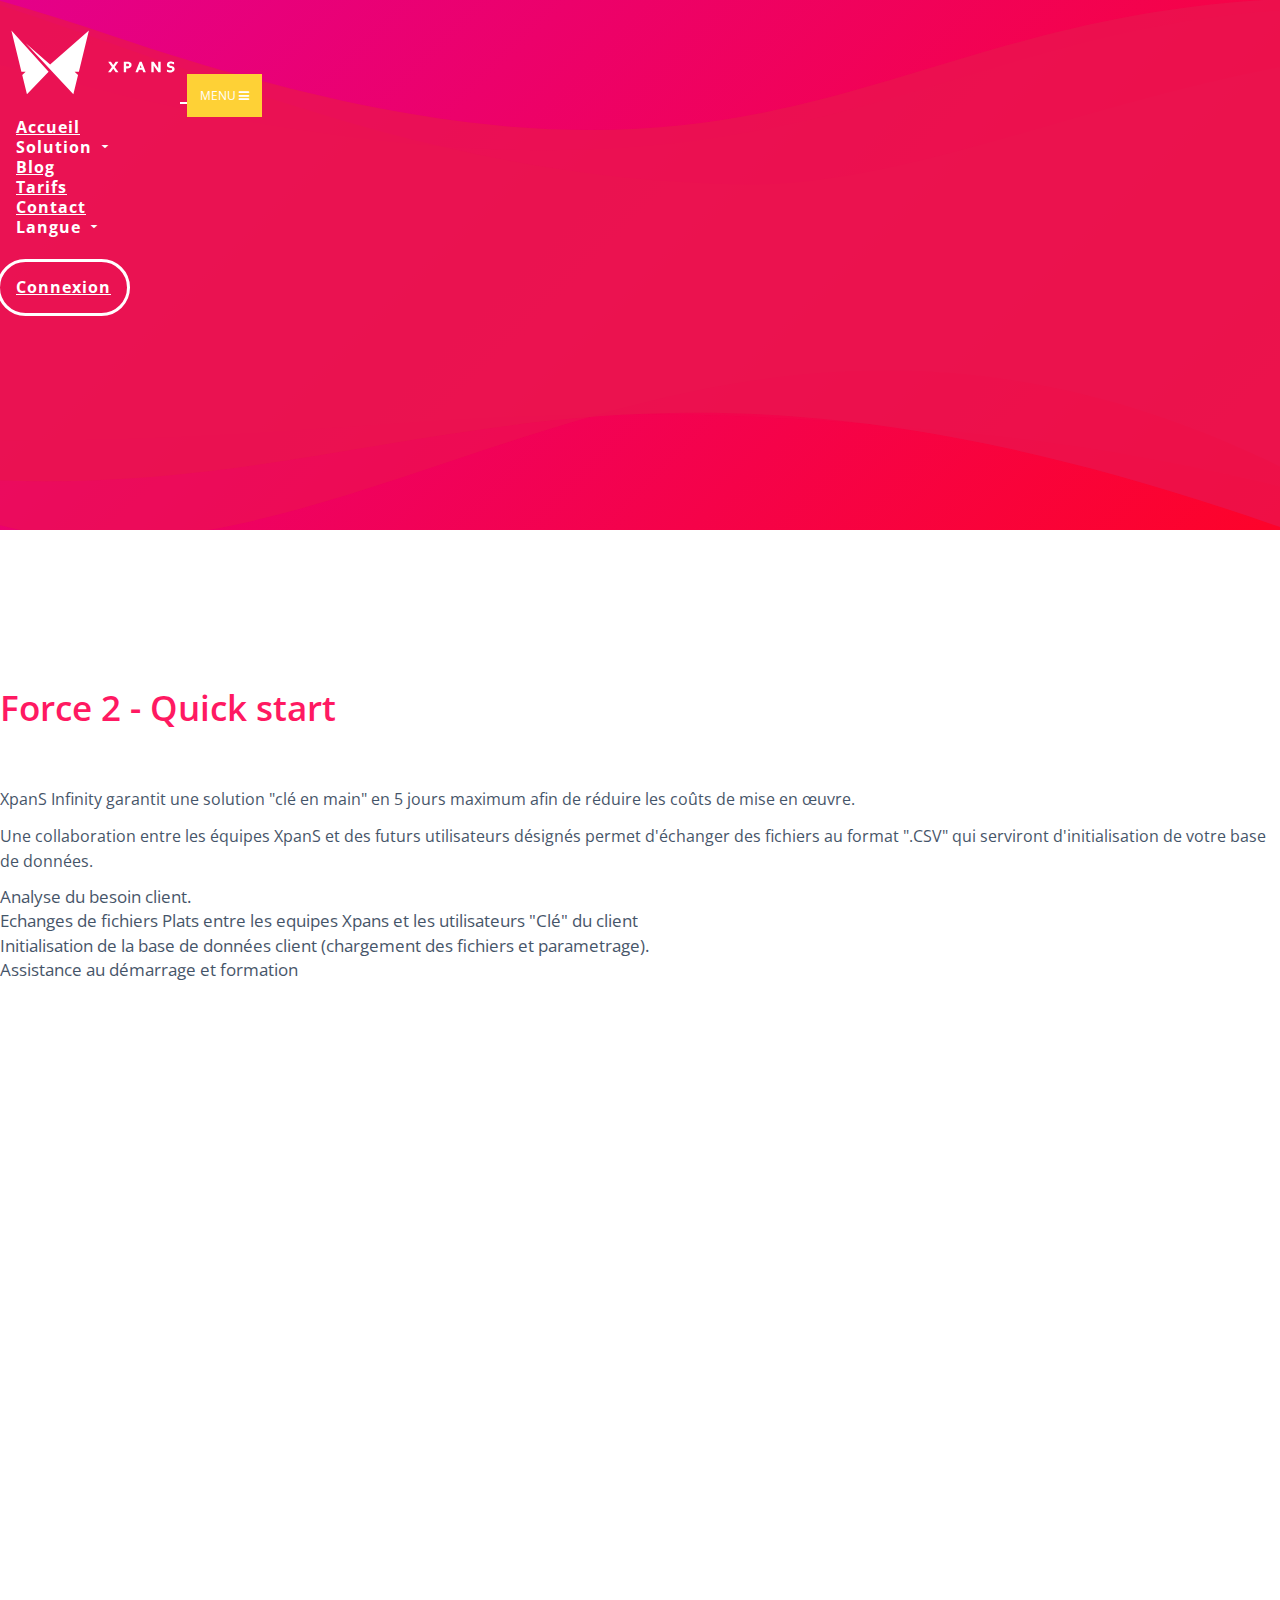
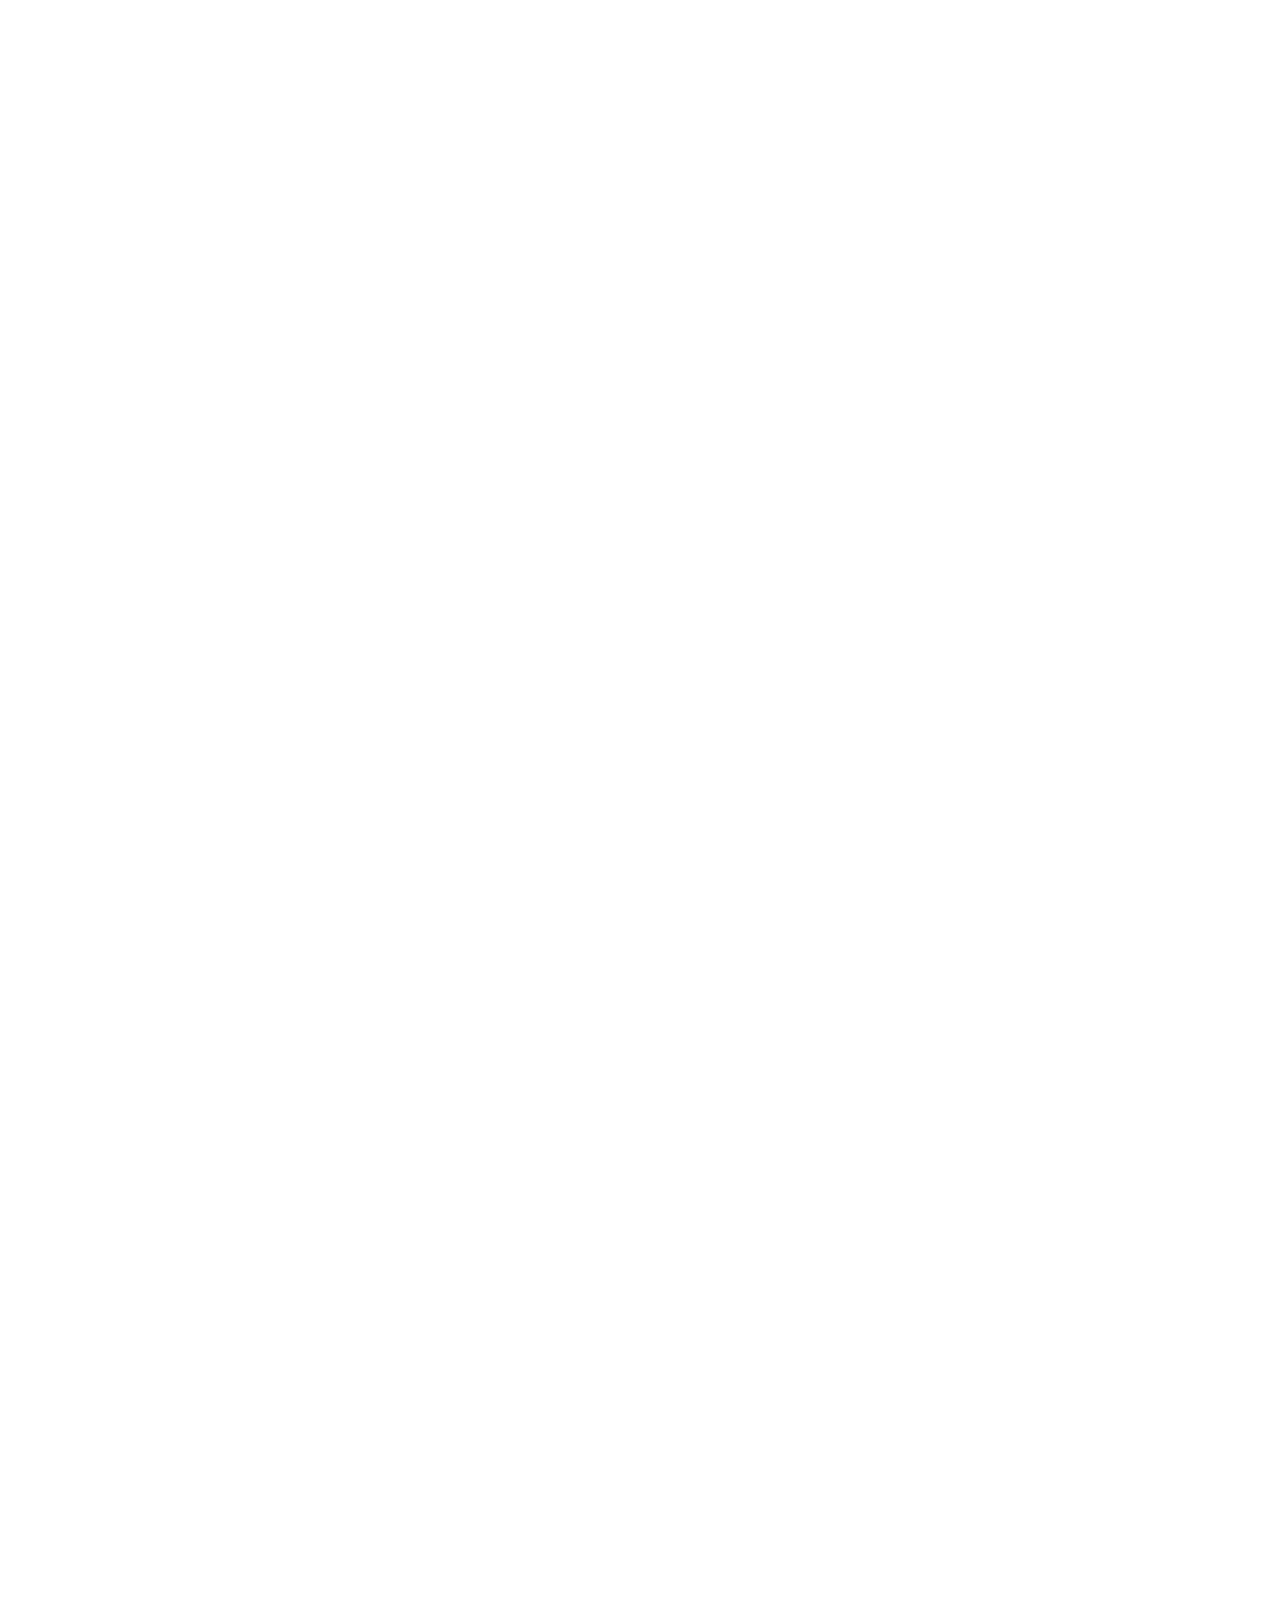
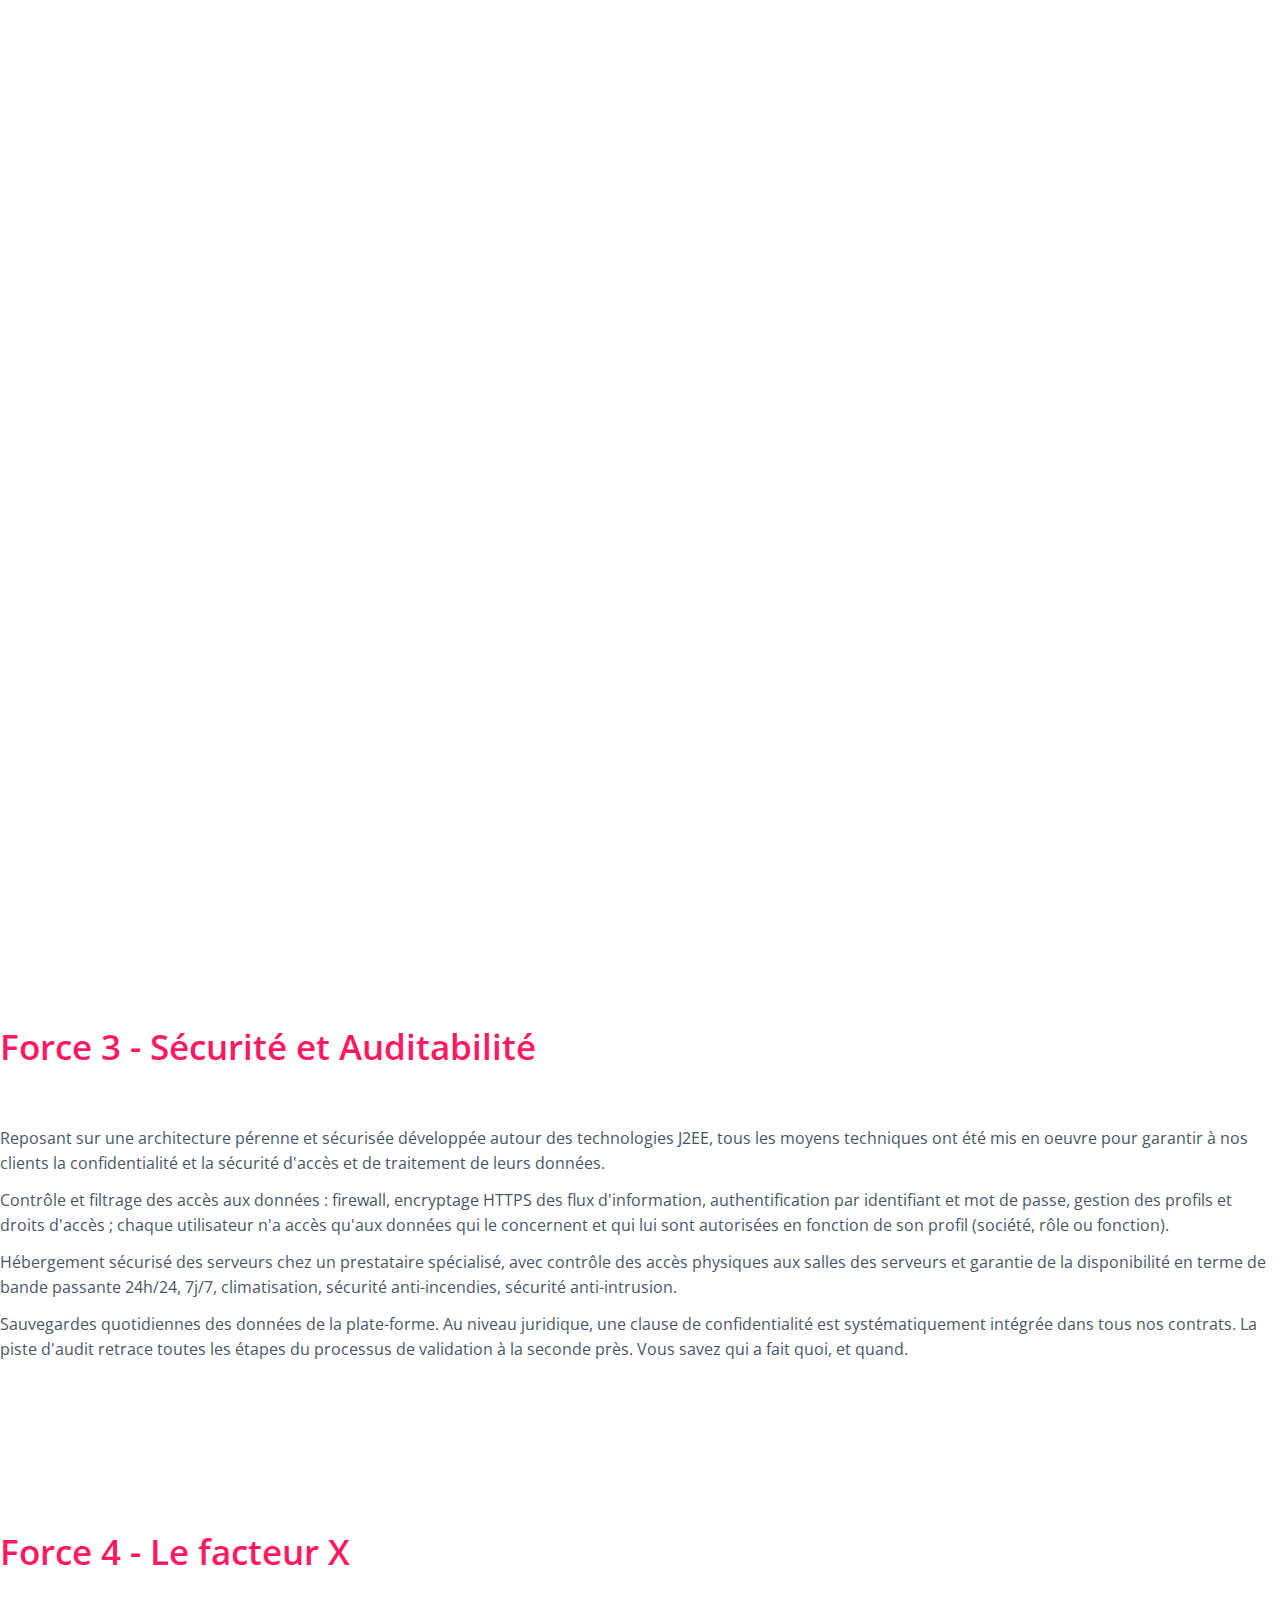
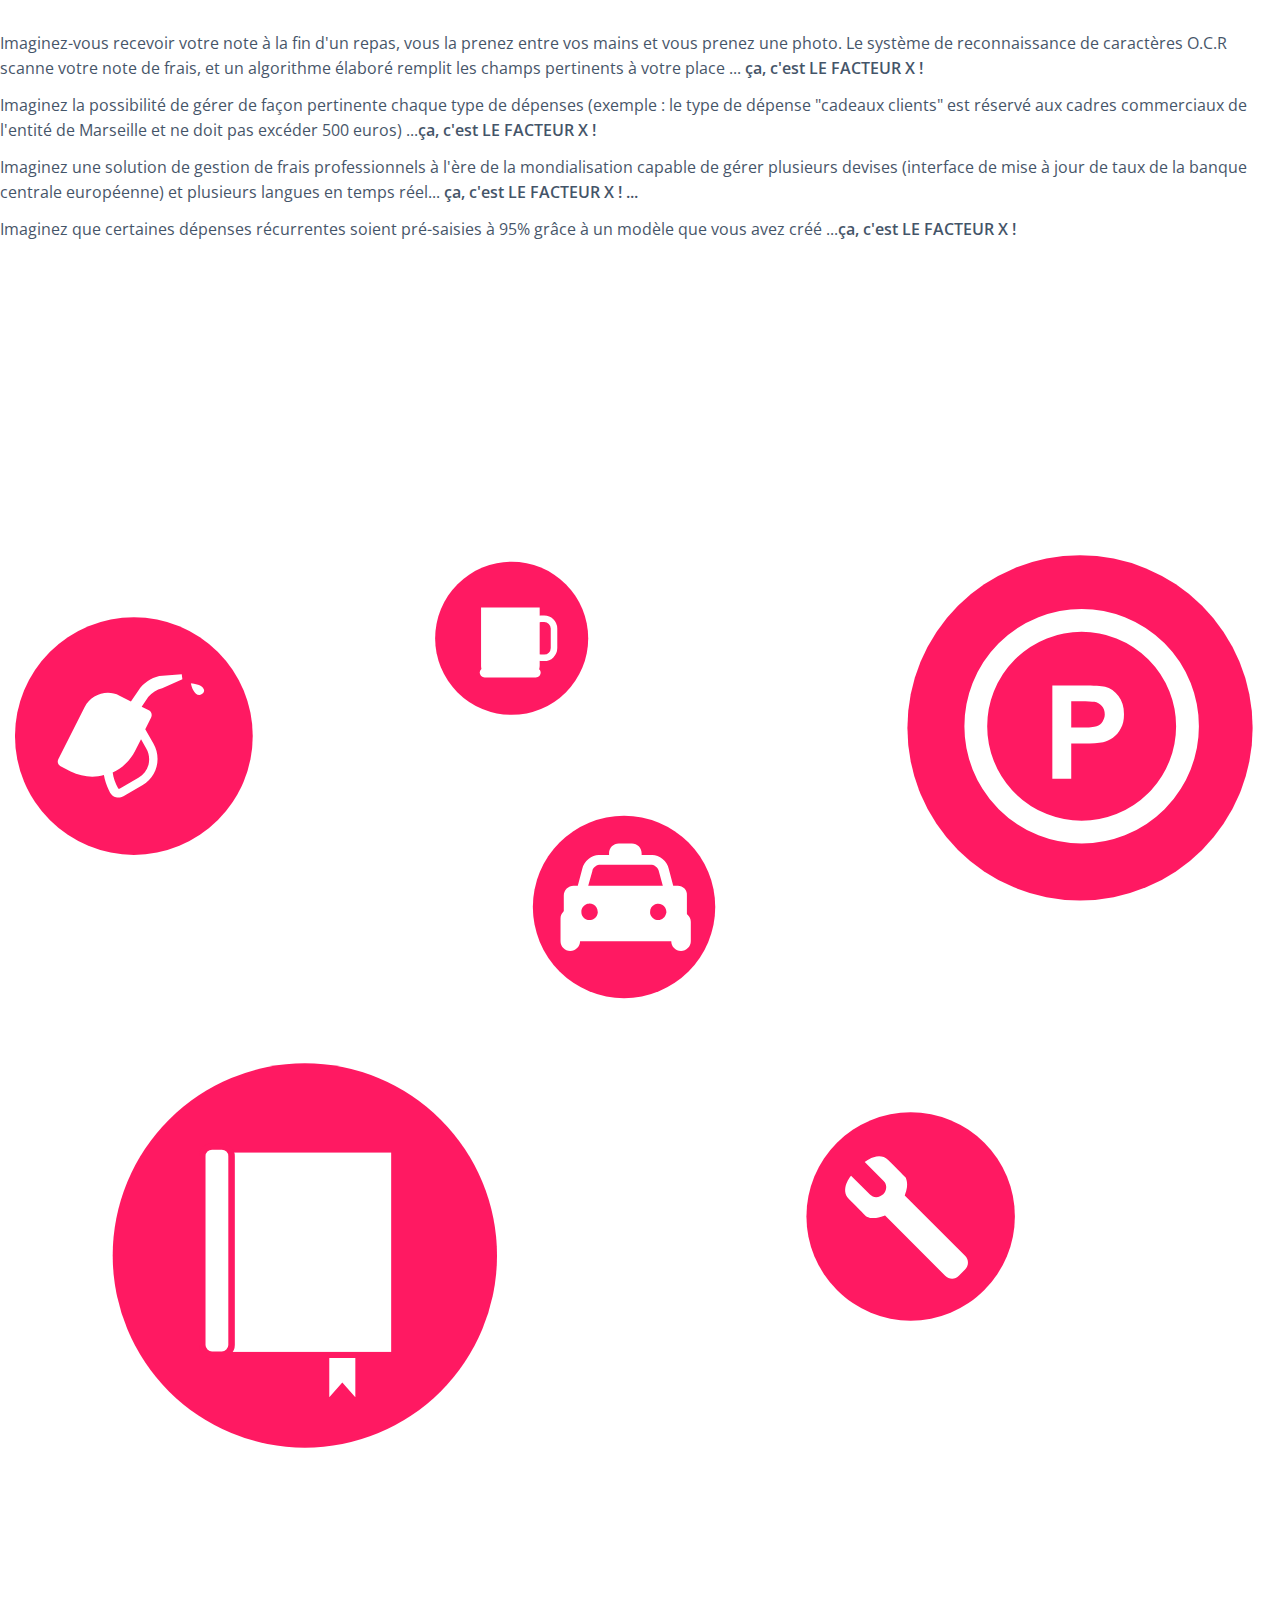
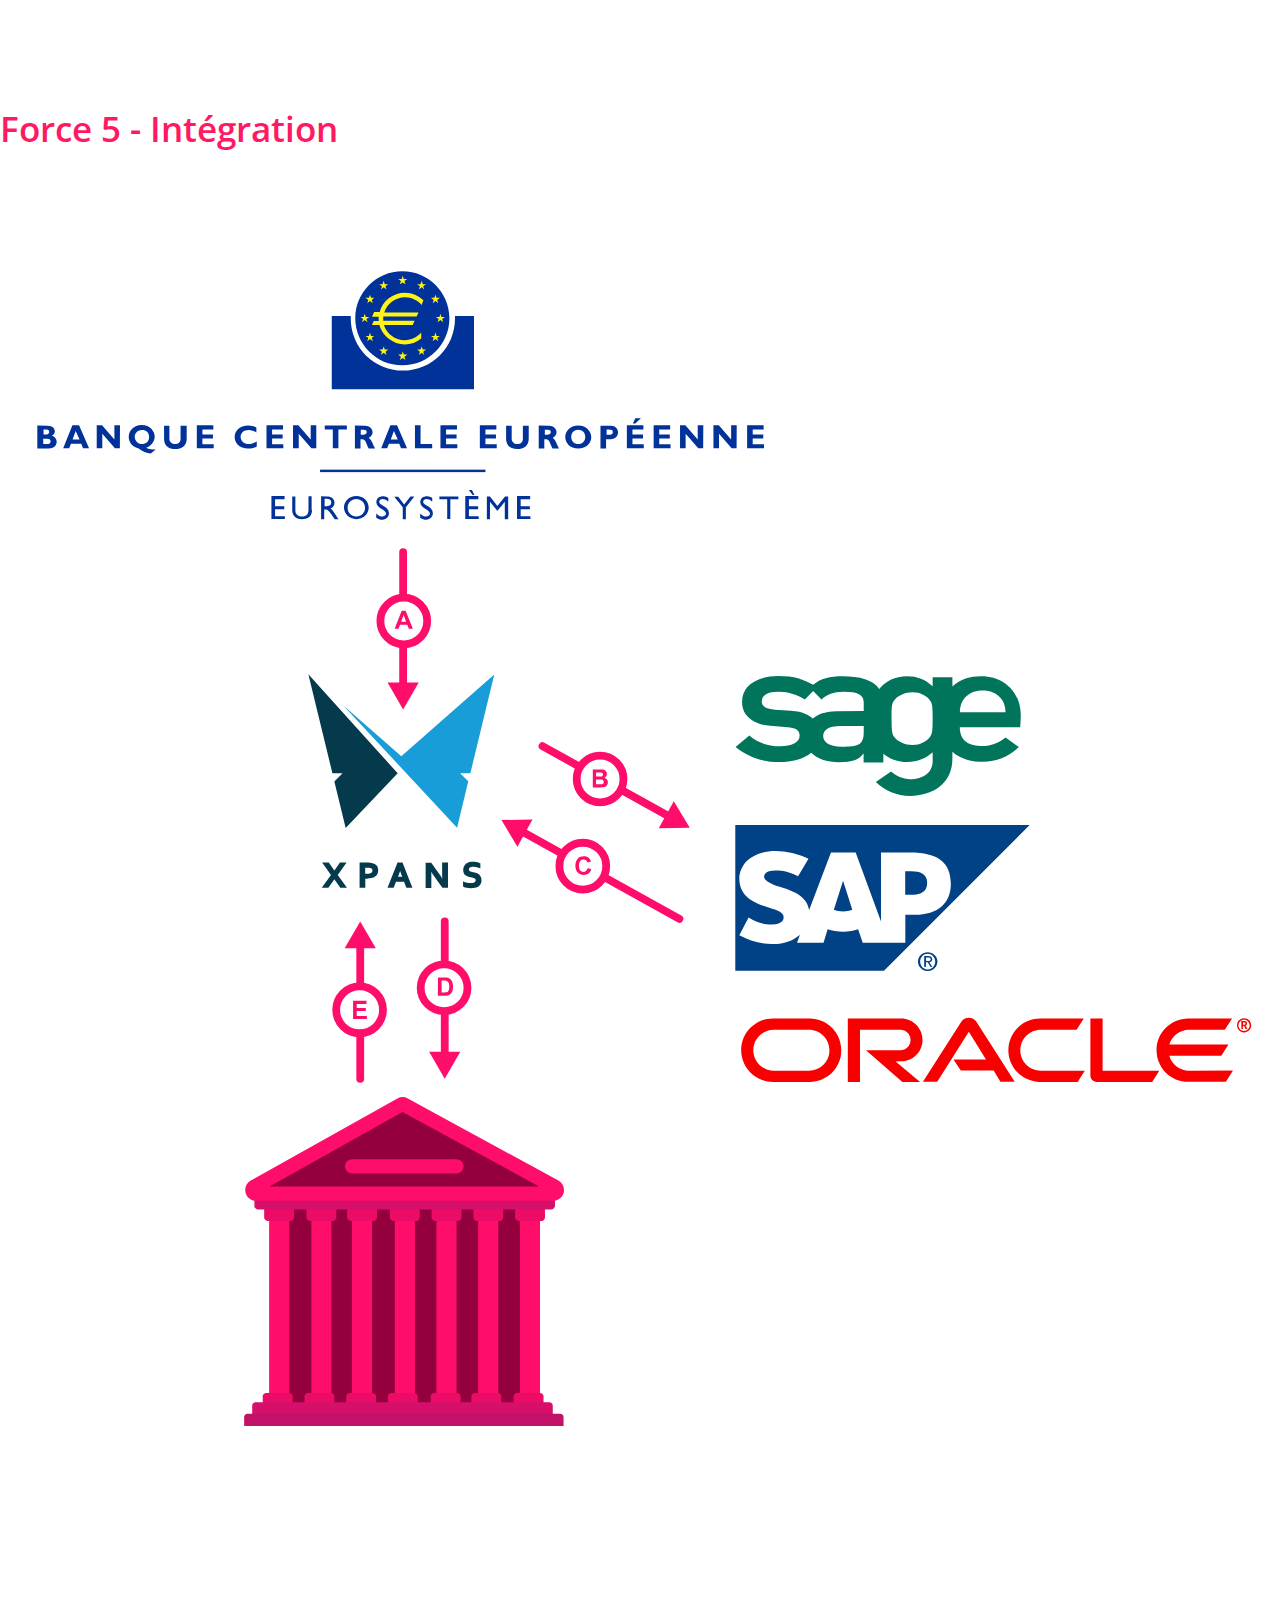
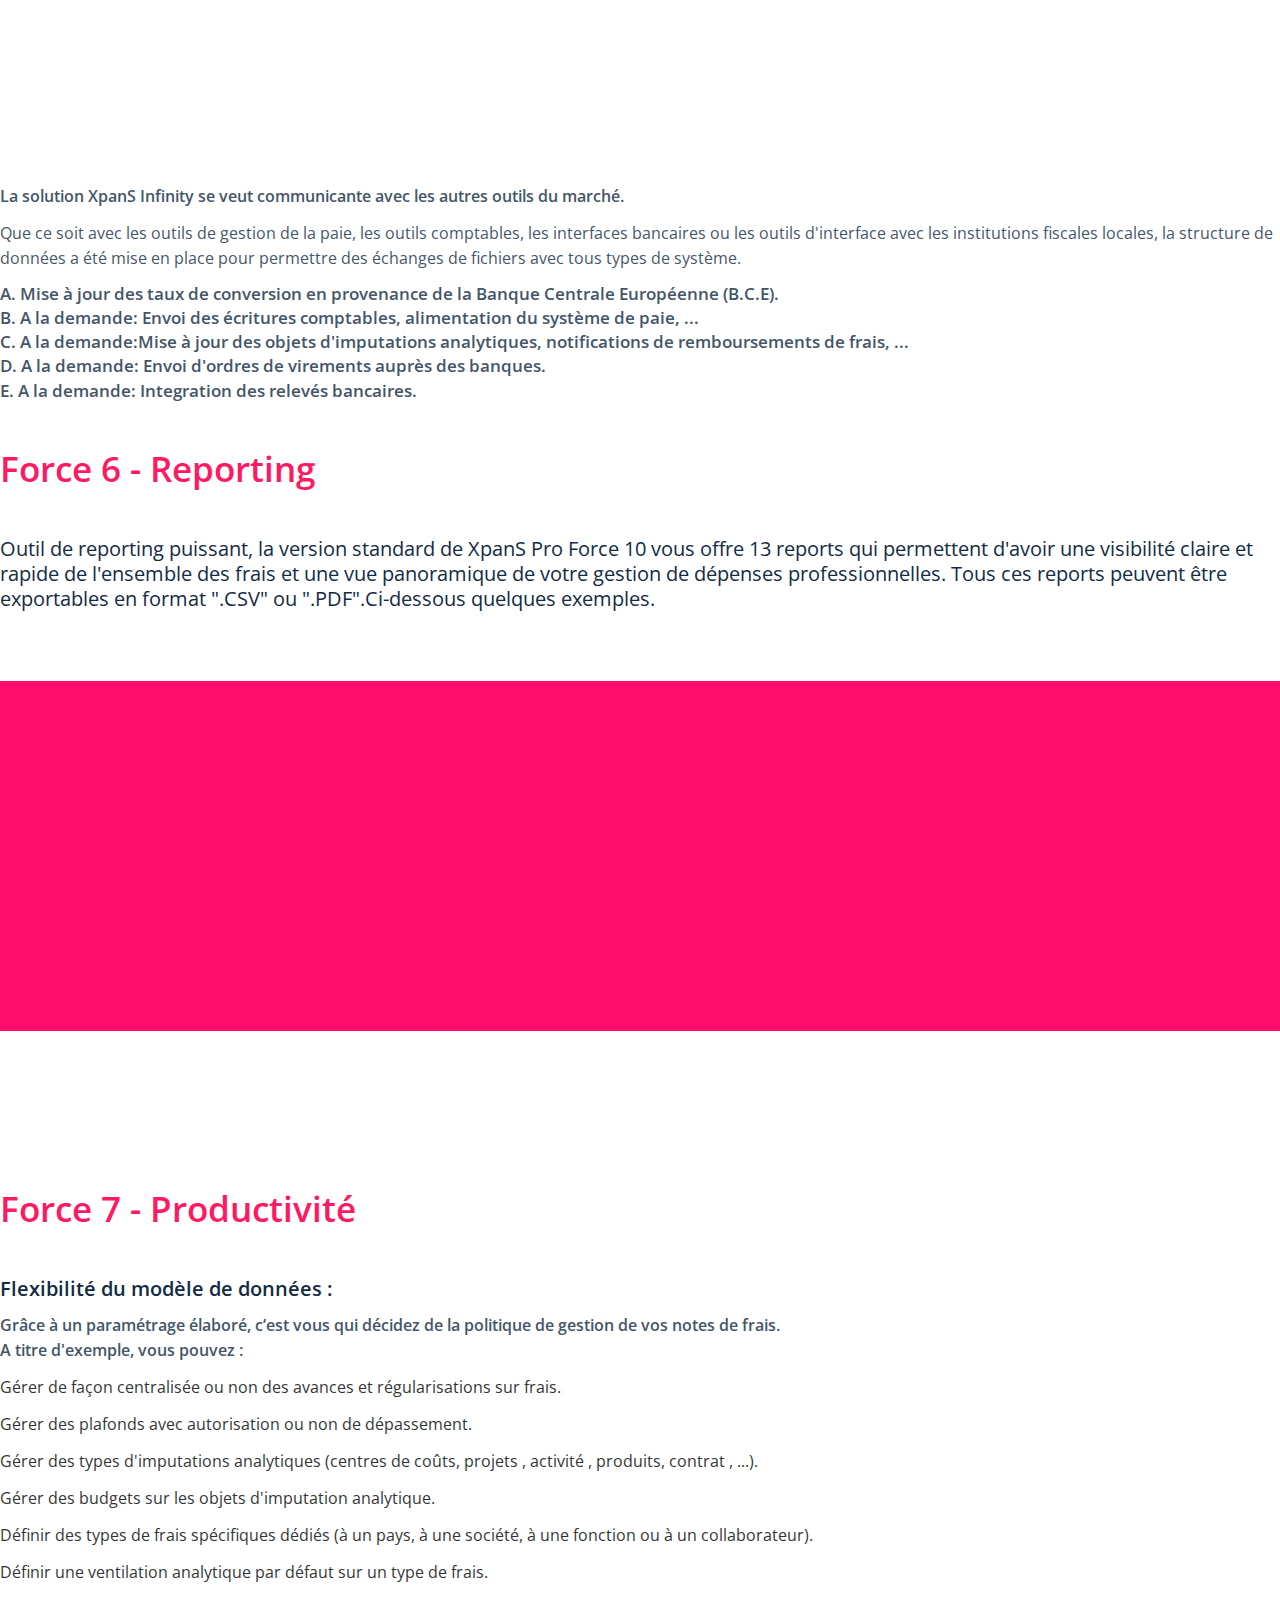
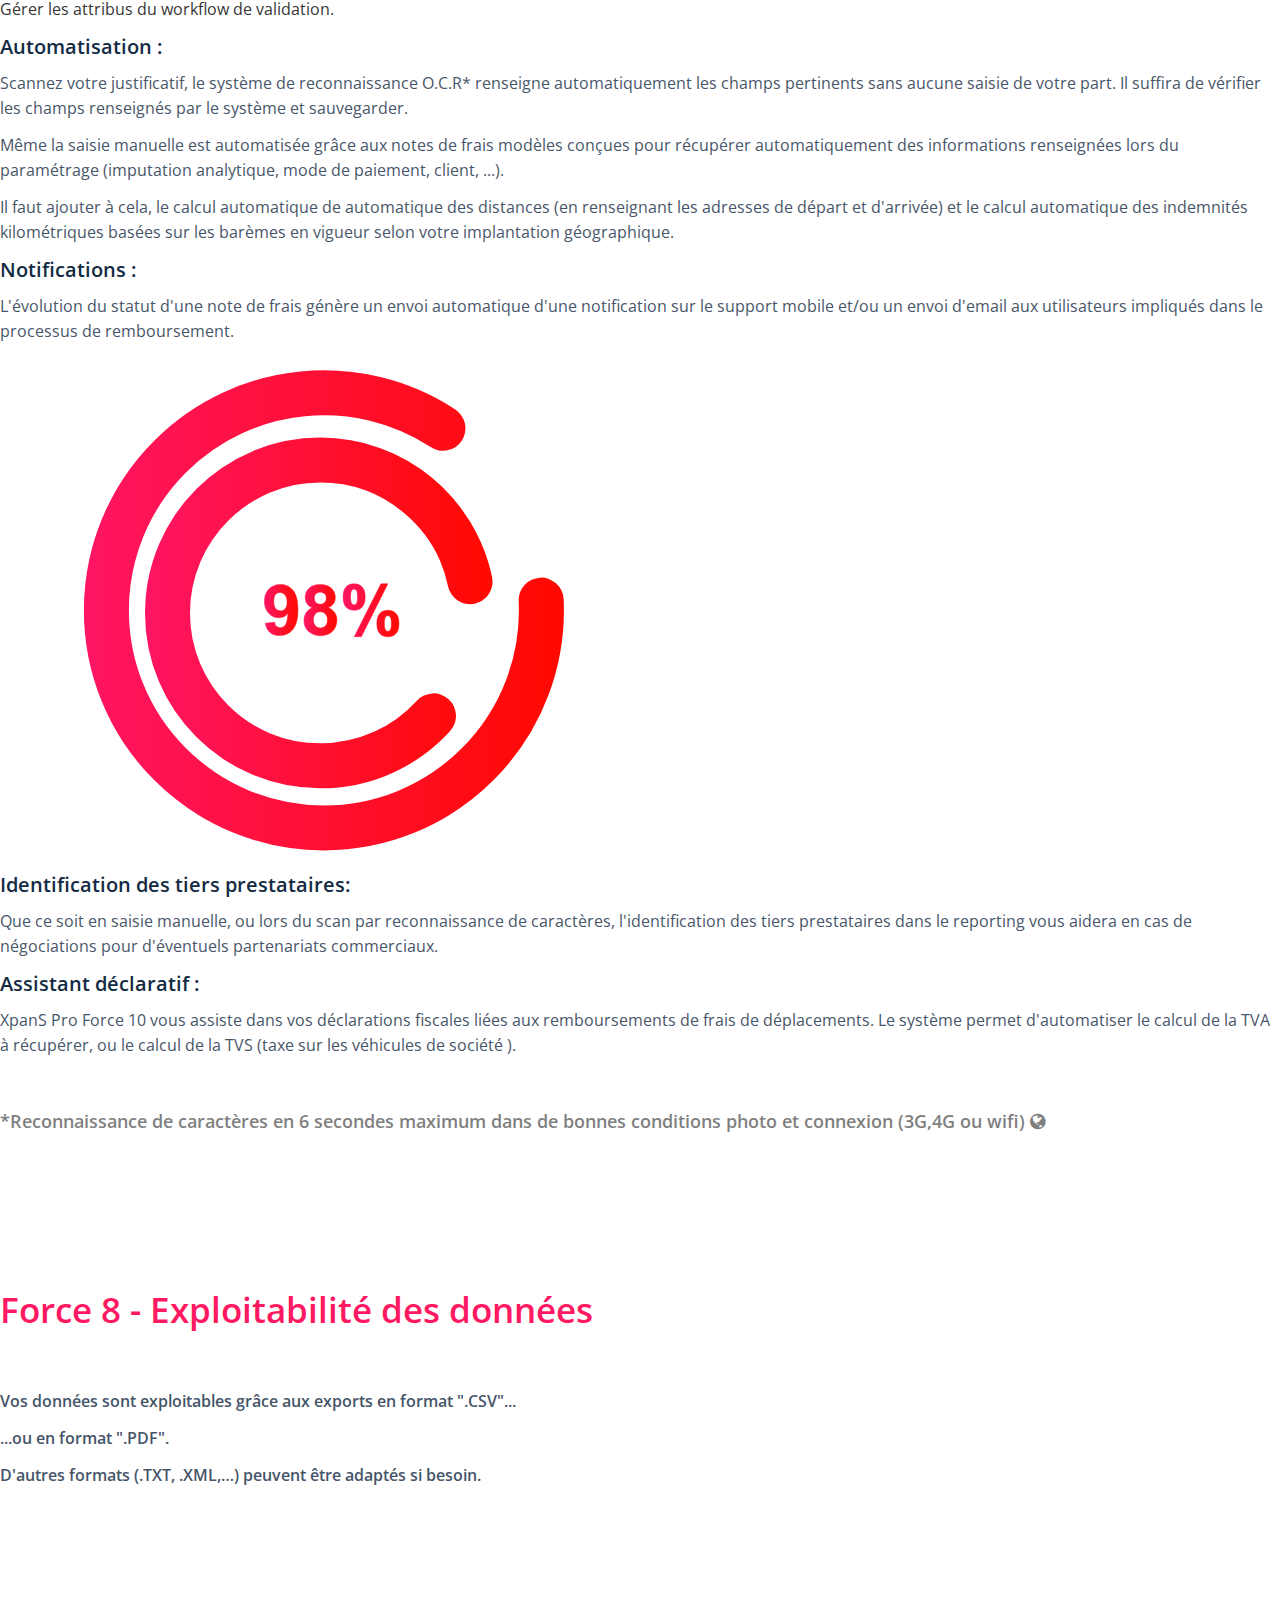
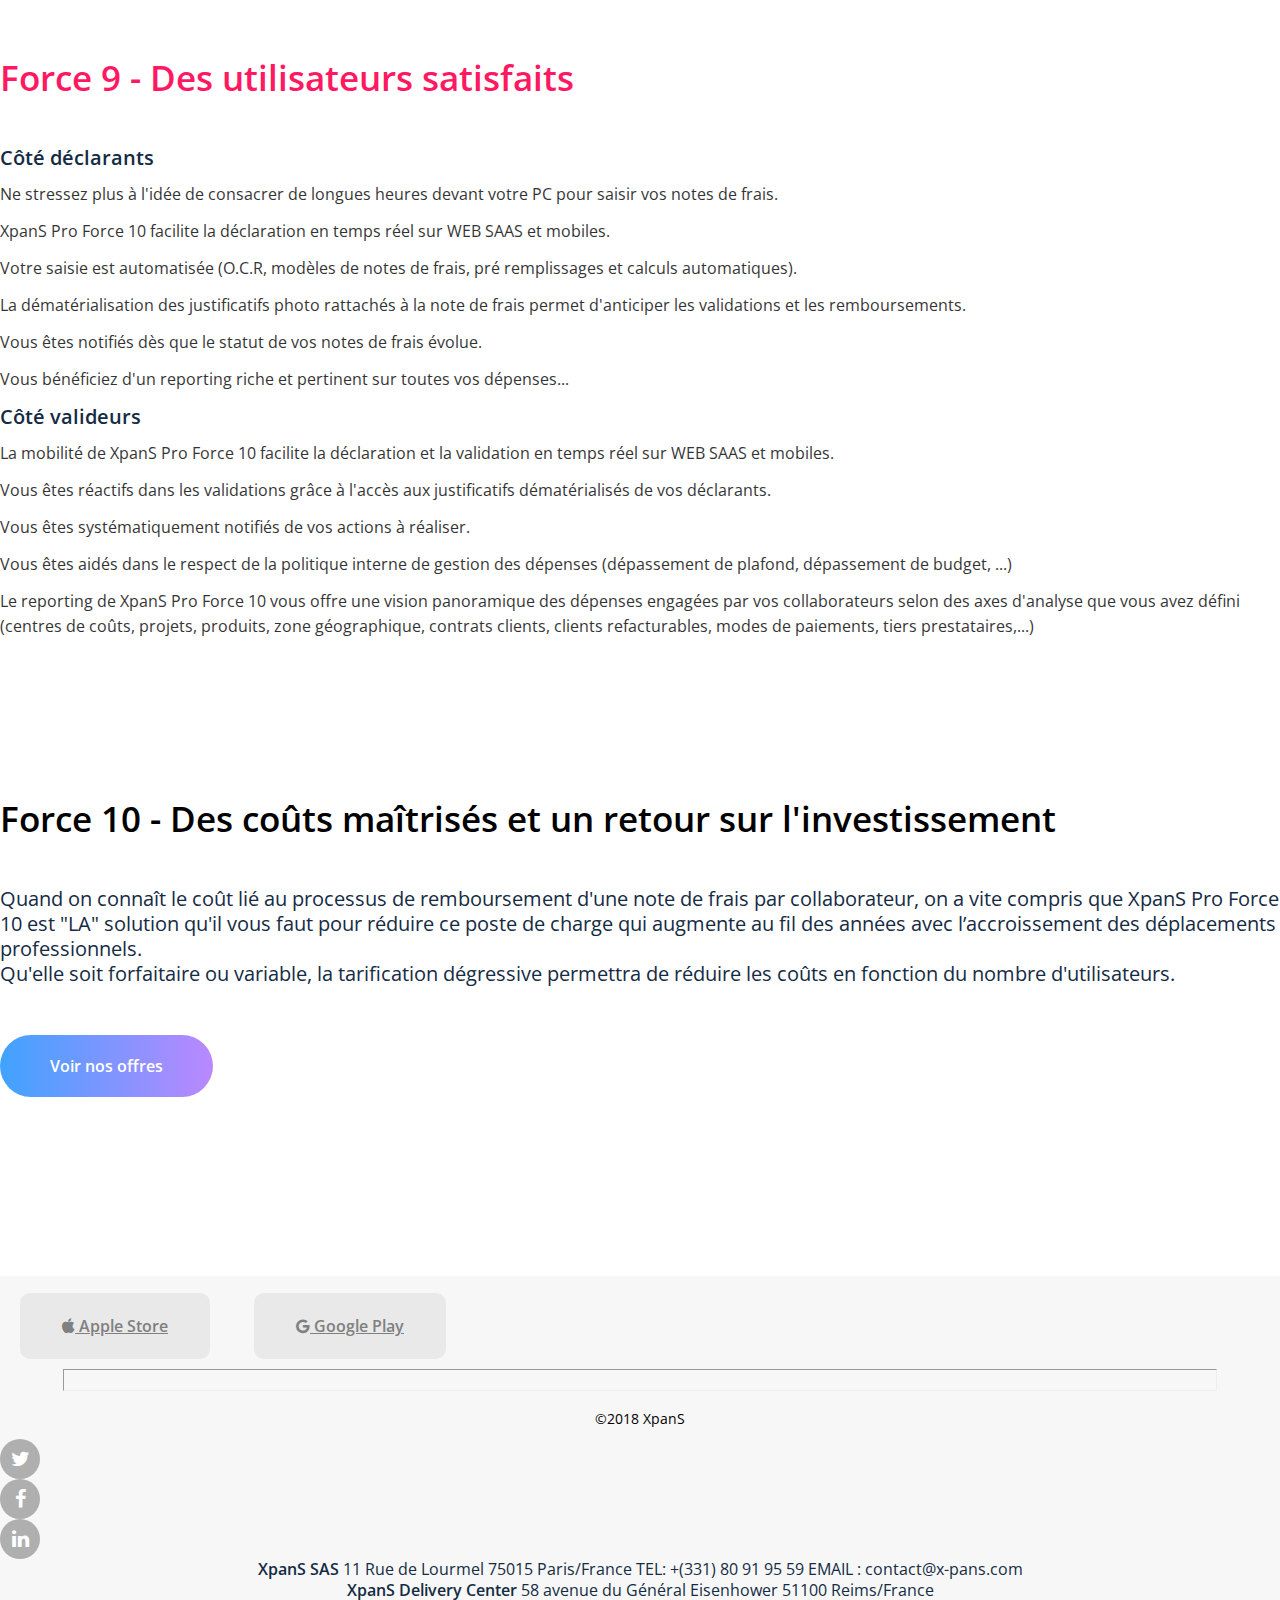
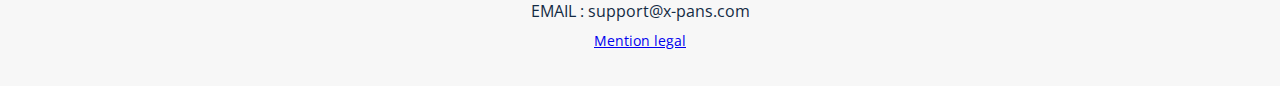
<file: xpansproforce10.html>
<!DOCTYPE html>
<html lang="en">
  <head>
    <meta charset="utf-8">
    <meta http-equiv="X-UA-Compatible" content="IE=edge">
    <meta name="viewport" content="width=device-width, initial-scale=1">
    <!-- The above 3 meta tags *must* come first in the head; any other head content must come *after* these tags -->
    <title>XPANS INFINITY</title>
    <!-- Bootstrap -->
    <link href="https://fonts.googleapis.com/css?family=Open+Sans:300,600" rel="stylesheet">
   <link rel="stylesheet" href="https://maxcdn.bootstrapcdn.com/bootstrap/4.0.0-beta.3/css/bootstrap.min.css"
   integrity="sha384-Zug+QiDoJOrZ5t4lssLdxGhVrurbmBWopoEl+M6BdEfwnCJZtKxi1KgxUyJq13dy" crossorigin="anonymous">
  <link rel="stylesheet" type="text/css" href="https://maxcdn.bootstrapcdn.com/font-awesome/4.7.0/css/font-awesome.min.css">
  <link rel="stylesheet" type="text/css" href="css/styles.css">
  <link rel="stylesheet" type="text/css" href="css/owl.carousel.css">
  <link rel="stylesheet" type="text/css" href="css/owl.theme.default.css">
  <link rel="stylesheet" type="text/css" href="css/animate.css">
  <link rel="stylesheet" type="text/css" href="css/shadowbox.css"/>
  <!-- Custom styles for this template -->
  <link href="css/agency.css" rel="stylesheet">
    <!-- HTML5 shim and Respond.js for IE8 support of HTML5 elements and media queries -->
    <!-- WARNING: Respond.js doesn't work if you view the page via file:// -->
    <!--[if lt IE 9]>
    <script src="https://oss.maxcdn.com/html5shiv/3.7.3/html5shiv.min.js"></script>
    <script src="https://oss.maxcdn.com/respond/1.4.2/respond.min.js"></script>
    <![endif]-->
</head>
<body id="page-top">
  <header>
    <div class="fondcolorwaves">
      <div class="fondwavesinfinity">
        <nav class="navbar navbar-expand-lg navbar-dark fixed-top" id="mainNav">
         <div class="container-fluid">
           <a class="navbar-brand js-scroll-trigger" href="index.html">
             <img src="img/logowhitexpans.svg" class="logo-xpans" id="logoxs" alt="logo de l'accueil">
           </a>
           <button class="navbar-toggler navbar-toggler-right" type="button" data-toggle="collapse" data-target="#navbarResponsive" aria-controls="navbarResponsive" aria-expanded="false" aria-label="Toggle navigation">
             Menu
             <i class="fa fa-bars"></i>
           </button>
           <div class="navbar-collapse collapse mainmenu" id="navbarResponsive">
             <ul class="navbar-nav text-uppercase ml-auto">
             <li class="nav-item">
           <a class="nav-link js-scroll-trigger" href="index.html">Accueil</a>
         </li>
       <li class="nav-item">
   <div class="dropdown open" style="display:inline-block">
     <a class="nav-link" id="dropdownMenu1" data-toggle="dropdown" aria-haspopup="true" aria-expanded="true">
       Solution <span class="icon-arrow_drop_down"></span>
         <span class="caret"></span>
           </a>
             <ul class="dropdown-menu" aria-labelledby="dropdownMenu1">
               <li><a class="nav-link" href="xpansone.html">XPANS ONE</a></li>
             <li><a class="nav-link" href="xpansteam25.html">XPANS TEAM</a></li>
      <li><a class="nav-link" href="xpansproforce10.html">XPANS INFINITY</a></li>
   </ul>
   </div>
   </li>
   <li class="nav-item">
     <a class="nav-link js-scroll-trigger" href="blog.html">Blog</a>
       </li>
   <li class="nav-item">
     <a class="nav-link js-scroll-trigger" href="tarifs.html">Tarifs</a>
       </li>
         <li class="nav-item">
           <a class="nav-link js-scroll-trigger" href="contact.html">Contact</a>
             </li>
     <li class="nav-item">
     <div class="dropdown open" style="display:inline-block">
     <a class="nav-link" id="dropdownMenu1" data-toggle="dropdown" aria-haspopup="true" aria-expanded="true">
     Langue <span class="icon-arrow_drop_down"></span>
       <span class="caret"></span>
         </a>
           <ul class="dropdown-menu" aria-labelledby="dropdownMenu1">
         <li><a class="nav-link" href="xpansone.html">en <span class="lang-choice-xs"> <img src="img/united-kingdom.svg" alt="flag angleterre"> </span></a></li>
       <li><a class="nav-link" href="xpansproforce10.html">fr <span class="lang-choice-xs"> <img src="img/france.svg" alt="flag french"> </span></a></li>
     <li><a class="nav-link" href="xpansteam25.html">es <span class="lang-choice-xs"> <img src="img/spain.svg" alt="flag espagne"> </span></a></li>
     </ul>
     </div>
     </li>
   <li class="nav-item">
     <a class="nav-link js-scroll-trigger" href="#"></a>
   </li>
  <li class="nav-item">
 <a class="nav-link js-scroll-trigger" href="#"></a>
   </li>
     <li class="nav-item">
       <a class="nav-link js-scroll-trigger border-line-xpans" href="#contact">Connexion</a>
         </li>
         </ul>
        </div>
      </div>
    </nav>
  <div class="row vi-header">
    </div>
      <div class="row">
        <div class="col-md-12 text-center wow fadeInDown" data-wow-duration="3s">
          <h1 class="vi-hero-heading" style="font-size:50px">XPANS INFINITY</h1>
            <h1 class="vi-hero-heading">Collaboration tool for website feedback and fixing design bugs</h1>
            <h3 class="vi-hero-sub-heading">Review and launch pixel-perfect websites with peace of mind</h3>
            </div>
            </div>
          </div>
        </div>
      </header>
    <section class="fondxpansinfinityheight">
  <div class="container">
<div class="row">
<div class="col-md-6">
<h1 class="vi-heading-top"><span style="color:#ff1962">Force 2 - Quick start</span></h1>
<p class="vi-sub-heading">XpanS Infinity garantit une solution "clé en main" en 5 jours maximum afin de réduire les coûts de mise en œuvre.</p>
<p class="vi-sub-heading">Une collaboration entre les équipes XpanS et des futurs utilisateurs désignés permet d'échanger des fichiers au format ".CSV" qui serviront d'initialisation de votre base de données.</p>
<li class="vi-heading-dots">Analyse du besoin client.</li>
<li class="vi-heading-dots">Echanges de fichiers Plats entre les equipes Xpans et les utilisateurs "Clé" du client</li>
<li class="vi-heading-dots">Initialisation de la base de données client (chargement des fichiers et parametrage).</li>
<li class="vi-heading-dots">Assistance au démarrage et formation</li>
</div>
<div class="col-md-6 pull-right">
  <iframe width="100%" height="400" src="https://www.youtube.com/embed/MzFYNEGvN9M" frameborder="0" allow="autoplay; encrypted-media" allowfullscreen></iframe>
      <!-- <svg version="1.1" id="Calque_3" xmlns="http://www.w3.org/2000/svg" xmlns:xlink="http://www.w3.org/1999/xlink" x="0px" y="0px"
      	 viewBox="0 0 1280 1024" style="enable-background:new 0 0 1280 1024;" xml:space="preserve">
      <style type="text/css">
      	.st0{fill:url(#SVGID_1_);}
      	.st1{fill:#D3D3D3;stroke:#999999;stroke-width:0.5;stroke-miterlimit:10;}
      	.st2{fill:#E5E5E5;stroke:#8E8E8E;stroke-miterlimit:10;}
      	.st3{fill:#D3D3D3;}
      	.st4{fill:#F4F4F4;}
      	.st5{fill:#F7F7F7;}
      	.st6{fill:#DDDDDD;}
      	.st7{display:none;}
      	.st8{display:inline;}
      	.st9{fill:none;stroke:#000000;stroke-miterlimit:10;}
      </style>
      <linearGradient id="SVGID_1_" gradientUnits="userSpaceOnUse" x1="678.4194" y1="543.3465" x2="1731.8103" y2="543.3465">
      	<stop  offset="0" style="stop-color:#FF1962"/>
      	<stop  offset="1" style="stop-color:#FF1F1C"/>
      </linearGradient>
      <path class="st0" d="M1437.8,983.2L759.6,765.1c-61.5-19.8-95.3-85.7-75.6-147.2L825.2,179c19.8-61.5,85.7-95.3,147.2-75.6
      	l678.2,218.1c61.5,19.8,95.3,85.7,75.6,147.2L1585,907.7C1565.2,969.2,1499.3,1003,1437.8,983.2z"/>
      <path class="st1" d="M1171.2,137.4v352.9c0,10.4-8.2,21.2-18.2,24.1L911,583.6c-2.4,0.7-4.8,0.8-6.9,0.5c-5.4-0.8-7.5-4.6-8.5-10.5
      	c-0.1-0.8-0.2-1.7-0.2-2.6c0-0.3,0-0.6,0-1l12.1-273.5c0.1-1.1,0-2.1,0.3-3.2c1-3.9,1.5-7.5,5-9.7l242.5-155.1
      	c0.1-0.1,0.3-0.2,0.4-0.3c1.7-1,3.3-1.7,4.9-2.1C1166.7,125,1171.2,129.2,1171.2,137.4z"/>
      <path class="st2" d="M1169.9,136.1V489c0,10.4-9.2,21.2-19.2,24.1l-242.1,69.2c-0.9,0.3-1.7,0.5-2.6,0.5c-5.4-0.8-9.3-4.8-10.3-10.7
      	l-0.2-2.6c0-0.3,0-0.6,0-1c0,0,12.1-275.7,12.4-276.6v-0.5c0.1-3,1.7-5.7,4.2-7.4l240.8-154.7C1163.7,122.6,1169.9,130,1169.9,136.1
      	z"/>
      <path class="st3" d="M1168.8,138v340.6l-272.6,90.2L907.9,292v-0.5c0.1-3,1.7-5.7,4.2-7.4l240.7-154.8c1.6-1,3.2-1.7,4.7-2.2
      	C1164.1,125.4,1168.8,129.5,1168.8,138z"/>
      <g>
      	<path class="st3" d="M1156.7,507c-2.3,2.1-7.1,6.2-13.7,9.7L846.7,671.8c-9.2,4.9-25,10.8-35.1,13.1L621,728
      		c-10.6,2.3-21.9,3.3-22.5,2.7l-1.5-2.3l17.5-3.7l0.2,0.2c0.6-0.3,1.2-0.7,1.9-1l262.3-132.8c9.3-4.8,25-11.1,34.9-14.1l238.5-83.5
      		l4.8,10.4C1157.7,504.9,1157.6,506.2,1156.7,507z"/>
      	<path class="st4" d="M902.2,573.7c-9.9,3.2-25.6,9.7-34.8,14.5L599.7,726.3c-9.3,4.8,6.2,1.5,16.3-0.8L809.5,681
      		c10.2-2.3,25.9-8.4,34.9-13.5L1146,498.7c9.1-5.1,8.4-6.6-1.5-3.5L902.2,573.7z"/>
      </g>
      <polygon class="st5" points="901,555.8 1153.9,469.3 1155.7,150.6 912.3,301.4 "/>
      <g>
      	<g>
      		<g>
      			<polygon class="st6" points="1033.9,540.6 1006.5,555.5 1006.5,555.5 988.6,561 1016,546.2 1016,546.2 			"/>
      			<polygon class="st6" points="992.1,553.8 1010.7,548 983.4,562.6 983.4,562.6 964.9,568.4 			"/>
      			<polygon class="st6" points="986.6,555.6 959.5,570 959.5,570 940.2,576 967.3,561.7 			"/>
      			<polygon class="st6" points="1001.8,558.1 976.8,571.6 976.8,571.6 958.9,577 983.8,563.6 983.8,563.6 			"/>
      			<polygon class="st6" points="954.6,572.6 930.1,585.8 930.1,585.8 910.8,591.7 935.2,578.7 935.2,578.7 			"/>
      			<path class="st6" d="M776.7,644.3L776.7,644.3l-17.2,8.9l21.2-6.1l0,0l0,0l17.4-9.1L776.7,644.3z M754.8,655.6l-13.1,6.8
      				l20.8-5.9h0.1l13.4-7L754.8,655.6z M800.7,631.8l-19.1,9.9l21.4-6.2l0,0l19.3-10.1L800.7,631.8z M827.6,623.8l-19.4,10.2l20.7-6
      				l19.7-10.4L827.6,623.8z M800.7,631.8l-19.1,9.9l21.4-6.2l0,0l19.3-10.1L800.7,631.8z M781.2,648L781.2,648l-13.7,7.1l20.2-5.7
      				l14.1-7.4L781.2,648z M878.9,620L878.9,620l-15.5,8.4l17.6-5l15.8-8.5L878.9,620z M902,607.6l-18.7,10l17.8-5.1l0,0l18.8-10.2
      				L902,607.6z M855.6,626.7L855.6,626.7l-15.1,8l18.3-5.1l0,0l15.4-8.2L855.6,626.7z M831.6,633.6L831.6,633.6l-14.7,7.8l18.9-5.3
      				h0.1l15-8L831.6,633.6z M854.2,621.6L854.2,621.6l-18.1,9.7l19.2-5.5l0,0l18.3-9.8L854.2,621.6z M853.7,616.1L853.7,616.1
      				L853.7,616.1l-19.8,10.4l19.9-5.9l0,0l19.9-10.6L853.7,616.1z M878.5,614.5L878.5,614.5L878.5,614.5l-18.4,9.8l18.5-5.3l0,0
      				l18.5-10L878.5,614.5z M878.9,608.5L878.9,608.5l-20.1,10.7l19.2-5.6l0,0l20.2-10.8L878.9,608.5z M903.4,601.3L903.4,601.3
      				L883,612.1l18.5-5.4l20.5-11L903.4,601.3z M954.2,579.5L954.2,579.5l-22.6,12.2l17.9-5.3l22.7-12.3L954.2,579.5z M930.4,586.8
      				l-22.4,12l18.5-5.5l0,0l0,0l22.5-12.1L930.4,586.8z M927,594.2L927,594.2l-20.6,11.1l17.9-5.2l0,0l20.7-11.2L927,594.2z
      				 M959.9,571L959.9,571l-24.7,13.2l18.6-5.7l0,0l24.8-13.3L959.9,571z M829.2,628.9l-17.9,9.4l19.9-5.7l0,0l0,0l18-9.6
      				L829.2,628.9z M806.8,640.7L806.8,640.7l-14.2,7.5l19.6-5.5l0,0l14.5-7.7L806.8,640.7z M803.4,636.5L803.4,636.5l-17.5,9.1
      				l20.5-5.9l0,0l17.7-9.3L803.4,636.5z M854.2,609.9L854.2,609.9l-21.6,11.3l20.7-6.2l0,0l21.7-11.5L854.2,609.9z M727.6,663.4
      				L727.6,663.4l-12.5,6.4l21.6-6l0,0l13-6.8L727.6,663.4z M749.1,652.3l-16.7,8.6l22.1-6.3l0,0l17.1-8.8L749.1,652.3z M772.8,640.2
      				l-18.7,9.7l22.3-6.5l19-9.8L772.8,640.2z M798.7,626.8L798.7,626.8l-20.8,10.7l22.4-6.7l0,0l21.1-10.9L798.7,626.8z M827.2,612.1
      				L827.2,612.1l-23.3,12l22.5-6.9l0,0l23.5-12.2L827.2,612.1z M858.6,596L858.6,596l-26,13.4l22.6-6.9l0.1-0.1l26.1-13.5L858.6,596
      				z M855.7,603.3L855.7,603.3l-23.6,12.3l21.7-6.6l0,0l23.8-12.4L855.7,603.3z M887.4,586.9l-0.1,0.1L861,600.6l21.7-6.8l0,0
      				l26.4-13.8L887.4,586.9z M909.7,586.6L909.7,586.6l-24.3,12.8l20.1-6.1l0,0l24.3-12.9L909.7,586.6z M883.2,594.8L883.2,594.8
      				l-23.9,12.5L880,601l0,0l24.1-12.7L883.2,594.8z M880.4,602L880.4,602l-21.9,11.5l20-6l0,0l0,0l22-11.7L880.4,602z M914.9,578.2
      				l-26.6,13.9l20.8-6.5l0,0l26.7-14L914.9,578.2z M941.5,569.8L941.5,569.8l-26.8,14.2l20.1-6.2l26.9-14.3L941.5,569.8z
      				 M800.7,631.8l-19.1,9.9l21.4-6.2l0,0l19.3-10.1L800.7,631.8z M776.7,644.3L776.7,644.3l-17.2,8.9l21.2-6.1l0,0l0,0l17.4-9.1
      				L776.7,644.3z M826.9,618.2L826.9,618.2l-21.2,11l21.6-6.4l21.4-11.2L826.9,618.2z M754.8,655.6l-13.1,6.8l20.8-5.9h0.1l13.4-7
      				L754.8,655.6z M905.8,594.2L883.7,606l19.3-5.7l0,0l0,0l22.3-11.9L905.8,594.2z M853.7,616.1L853.7,616.1L853.7,616.1l-19.8,10.4
      				l19.9-5.9l0,0l19.9-10.6L853.7,616.1z M800.7,631.8l-19.1,9.9l21.4-6.2l0,0l19.3-10.1L800.7,631.8z M776.7,644.3L776.7,644.3
      				l-17.2,8.9l21.2-6.1l0,0l0,0l17.4-9.1L776.7,644.3z M754.8,655.6l-13.1,6.8l20.8-5.9h0.1l13.4-7L754.8,655.6z M800.7,631.8
      				l-19.1,9.9l21.4-6.2l0,0l19.3-10.1L800.7,631.8z M827.6,623.8l-19.4,10.2l20.7-6l19.7-10.4L827.6,623.8z M800.7,631.8l-19.1,9.9
      				l21.4-6.2l0,0l19.3-10.1L800.7,631.8z"/>
      			<polygon class="st6" points="918.8,608.7 902.7,617.4 885.7,622.2 901.5,613.6 901.5,613.5 901.5,613.5 			"/>
      			<polygon class="st6" points="907.2,616.1 923.5,607.3 940.1,602.5 923.8,611.5 923.8,611.5 			"/>
      			<polygon class="st6" points="960.8,596.6 944.2,605.8 944.2,605.8 928.2,610.3 944.7,601.2 944.8,601.2 			"/>
      			<polygon class="st6" points="942,595.9 923.1,606.3 923.1,606.3 905.8,611.2 924.7,601 924.7,601 			"/>
      			<polygon class="st6" points="1056.3,533.6 1028.8,548.6 1011.7,553.9 1039.1,539 			"/>
      			<polygon class="st6" points="971.6,579.8 954.4,584.9 977.2,572.6 977.2,572.6 977.2,572.6 994.5,567.3 971.6,579.8 971.6,579.8
      							"/>
      			<polygon class="st6" points="946.8,594.6 963.5,589.7 944.3,600.2 944.3,600.2 927.7,605 946.7,594.6 			"/>
      			<polygon class="st6" points="946.3,593.6 929.1,598.6 949.8,587.4 949.9,587.4 967.2,582.2 946.4,593.6 946.4,593.6 			"/>
      			<polygon class="st6" points="984.3,583.6 965,594.3 965,594.3 948.9,598.9 968.1,588.3 968.2,588.3 			"/>
      			<polygon class="st6" points="951.1,592.2 972,580.7 972,580.7 988.8,575.8 967.7,587.4 			"/>
      			<polygon class="st6" points="972.4,585.9 993.5,574.4 993.5,574.4 1009.7,569.5 988.5,581.2 988.5,581.2 			"/>
      			<polygon class="st6" points="1021,559.2 1037.1,554.3 1013.9,567.2 1013.9,567.2 997.9,572 			"/>
      			<polygon class="st6" points="999.4,565.8 1016.1,560.7 993.1,573.4 993.1,573.4 976.5,578.3 			"/>
      			<polygon class="st6" points="999.1,564.8 981.8,570 1006.9,556.5 1024.2,551.1 			"/>
      			<polygon class="st6" points="1045.7,544.4 1020.6,558.3 1020.6,558.3 1004,563.3 1029.2,549.6 1029.2,549.5 			"/>
      			<polygon class="st6" points="1077.9,526.7 1050.4,541.9 1050.3,541.9 1033.9,547 1061.5,531.9 			"/>
      			<polygon class="st6" points="1050.8,542.8 1066.8,537.9 1041.5,551.9 1041.5,551.9 1025.5,556.8 			"/>
      			<polygon class="st6" points="1083.1,525.1 1098.9,520.1 1071.3,535.4 1055.4,540.3 1083.1,525.1 			"/>
      		</g>
      	</g>
      </g>
      <g id="Calque_2_1_" class="st7">
      	<g class="st8">
      		<line class="st9" x1="-41.9" y1="803.7" x2="1745.6" y2="-345.6"/>
      		<line class="st9" x1="-41.5" y1="805.4" x2="1753.5" y2="-327.8"/>
      		<line class="st9" x1="-41.2" y1="807.1" x2="1761.4" y2="-310"/>
      		<line class="st9" x1="-40.9" y1="808.8" x2="1769.3" y2="-292.2"/>
      		<line class="st9" x1="-40.5" y1="810.5" x2="1777.2" y2="-274.4"/>
      		<line class="st9" x1="-40.2" y1="812.2" x2="1785" y2="-256.6"/>
      		<line class="st9" x1="-39.8" y1="813.9" x2="1792.9" y2="-238.8"/>
      		<line class="st9" x1="-39.5" y1="815.6" x2="1800.8" y2="-221"/>
      		<line class="st9" x1="-39.2" y1="817.4" x2="1808.7" y2="-203.1"/>
      		<line class="st9" x1="-38.8" y1="819.1" x2="1816.6" y2="-185.3"/>
      		<line class="st9" x1="-38.5" y1="820.8" x2="1824.5" y2="-167.5"/>
      		<line class="st9" x1="-38.2" y1="822.5" x2="1832.4" y2="-149.7"/>
      		<line class="st9" x1="-37.8" y1="824.2" x2="1840.3" y2="-131.9"/>
      		<line class="st9" x1="-37.5" y1="825.9" x2="1848.2" y2="-114.1"/>
      		<line class="st9" x1="-37.2" y1="827.6" x2="1856" y2="-96.3"/>
      		<line class="st9" x1="-36.8" y1="829.3" x2="1863.9" y2="-78.5"/>
      		<line class="st9" x1="-36.5" y1="831.1" x2="1871.8" y2="-60.7"/>
      		<line class="st9" x1="-36.1" y1="832.8" x2="1879.7" y2="-42.9"/>
      		<line class="st9" x1="-35.8" y1="834.5" x2="1887.6" y2="-25.1"/>
      		<line class="st9" x1="-35.5" y1="836.2" x2="1895.5" y2="-7.3"/>
      		<line class="st9" x1="-35.1" y1="837.9" x2="1903.4" y2="10.6"/>
      		<line class="st9" x1="-34.8" y1="839.6" x2="1911.3" y2="28.4"/>
      		<line class="st9" x1="-34.5" y1="841.3" x2="1919.1" y2="46.2"/>
      		<line class="st9" x1="-34.1" y1="843" x2="1927" y2="64"/>
      		<line class="st9" x1="-33.8" y1="844.8" x2="1934.9" y2="81.8"/>
      		<line class="st9" x1="-33.5" y1="846.5" x2="1942.8" y2="99.6"/>
      		<line class="st9" x1="-33.1" y1="848.2" x2="1950.7" y2="117.4"/>
      		<line class="st9" x1="-32.8" y1="849.9" x2="1958.6" y2="135.2"/>
      		<line class="st9" x1="-32.4" y1="851.6" x2="1966.5" y2="153"/>
      		<line class="st9" x1="-32.1" y1="853.3" x2="1974.4" y2="170.8"/>
      		<line class="st9" x1="-31.8" y1="855" x2="1982.3" y2="188.6"/>
      		<line class="st9" x1="-31.4" y1="856.8" x2="1990.1" y2="206.5"/>
      	</g>
      </g>
      </svg> -->
    </div>
</div>
</div>
</section>
    <section>
      <div class="container">
        <div class="row">
          <div class="col-md-4">
          <figure class="wow slideInLeft" data-wow-duration="300ms">
            <img class="xpansmobilesvg" id="xphone" src="img/flatdesingiphonexlock.svg" width="95%">
          </figure>
        </div>
        <div class="col-md-8">
          <h1 class="vi-heading-top"><span style="color:#ff1962">Force 3 - Sécurité et Auditabilité</span></h1>
          <p class="vi-sub-heading">Reposant sur une architecture pérenne et sécurisée développée autour des technologies J2EE, tous les moyens techniques ont été mis en oeuvre pour garantir à nos clients la confidentialité et la sécurité d'accès et de traitement de leurs données.</p>
          <p class="vi-sub-heading">Contrôle et filtrage des accès aux données : firewall, encryptage HTTPS des flux d'information, authentification par identifiant et mot de passe, gestion des profils et droits d'accès ; chaque utilisateur n'a accès qu'aux données qui le concernent et qui lui sont autorisées en fonction de son profil (société, rôle ou fonction).</p>
          <p class="vi-sub-heading">Hébergement sécurisé des serveurs chez un prestataire spécialisé, avec contrôle des accès physiques aux salles des serveurs et garantie de la disponibilité en terme de bande passante 24h/24, 7j/7, climatisation, sécurité anti-incendies, sécurité anti-intrusion.</p>
          <p class="vi-sub-heading">Sauvegardes quotidiennes des données de la plate-forme.
            Au niveau juridique, une clause de confidentialité est systématiquement intégrée dans tous nos contrats.
            La piste d'audit retrace toutes les étapes du processus de validation à la seconde près.
            Vous savez qui a fait quoi, et quand.
          </p class="vi-sub-heading">
        </div>
      </div>
      </div>
    </section>
    <section>
  <div class="container">
        <div class="row">
          <div class="col-md-6">
            <h1 class="vi-heading-top"><span style="color:#ff1962">Force 4 - Le facteur X</span></h1>
            <p class="vi-sub-heading">Imaginez-vous recevoir votre note à la fin d'un repas, vous la prenez entre vos mains et vous prenez une photo. Le système de reconnaissance de caractères O.C.R scanne votre note de frais, et un algorithme élaboré remplit les champs pertinents à votre place ... <strong>ça, c'est LE FACTEUR X !</strong></p>
            <p class="vi-sub-heading">Imaginez la possibilité de gérer de façon pertinente chaque type de dépenses (exemple : le type de dépense "cadeaux clients" est réservé aux cadres commerciaux de l'entité de Marseille et ne doit pas excéder 500 euros) ...<strong>ça, c'est LE FACTEUR X !</strong></p>
            <p class="vi-sub-heading">Imaginez une solution de gestion de frais professionnels à l'ère de la mondialisation capable de gérer plusieurs devises (interface de mise à jour de taux de la banque centrale européenne) et plusieurs langues en temps réel... <strong>ça, c'est LE FACTEUR X ! ...</strong></p>
            <p class="vi-sub-heading">Imaginez que certaines dépenses récurrentes soient pré-saisies à 95% grâce à un modèle que vous avez créé ...<strong>ça, c'est LE FACTEUR X !</strong></p>
          </div>
          <div class="col-md-6">
            <figure>
              <img src="img/iconexpans.svg" alt="icone">
            </figure>
          </div>
        </div>
  </section>
  <section>
    <div class="container">
      <h1 class="vi-heading-top text-center bottom-mg"><span style="color:#ff1962"> Force 5 -  Intégration</span></h1>
      <div class="row">
            <div class="col-md-6 col-sm-6">
              <figure>
                <img src="img/bankxpans.svg" alt="explication">
              </figure>
            </div>
            <div class="col-md-6 col-sm-6">
              <p class="vi-sub-heading"><strong>La solution XpanS Infinity se veut communicante avec les autres outils du marché.</strong></p>
              <p class="vi-sub-heading">Que ce soit avec les outils de gestion de la paie, les outils comptables, les interfaces bancaires ou les outils d'interface avec les institutions fiscales locales, la structure de données a été mise en place pour permettre des échanges de fichiers avec tous types de système. </p>
              <li class="vi-heading-dots" style="text-align:justify"><strong>A. Mise à jour des taux de conversion en provenance de la Banque Centrale Européenne (B.C.E).</strong></li>
              <li class="vi-heading-dots"><strong>B. A la demande: Envoi des écritures comptables, alimentation du système de paie, ...</strong></li>
              <li class="vi-heading-dots"><strong>C. A la demande:Mise à jour des objets d'imputations analytiques, notifications de remboursements de frais, ...</strong></li>
              <li class="vi-heading-dots"><strong>D. A la demande: Envoi d'ordres de virements auprès des banques.</strong></li>
              <li class="vi-heading-dots"><strong>E. A la demande: Integration des relevés bancaires.</strong></li>
            </div>
  </div>
  </section>
  <div class="container">
   <h1 class="vi-heading-top text-center"><span style="color:#ff1962">Force 6 - Reporting</span></h1>
   <div class="bottom-mg text-center">
   <p>Outil de reporting puissant, la version standard de XpanS Pro Force 10 vous offre 13 reports qui permettent d'avoir une visibilité claire et rapide de l'ensemble des frais et une vue panoramique de votre gestion de dépenses professionnelles.
Tous ces reports peuvent être exportables en format ".CSV" ou ".PDF".Ci-dessous quelques exemples.</p>
  </div>
  </div>
  <div class="owl-carousel owl-theme">
   <div class="item">
  <div class="imagebox">
      <a rel="shadowbox[05]" href="img/téléchargement.jpg" title="Portfolio">
          <div class="box2">
          <div class="textoverlay">
            <h1 class="titleoverlay">Report par période</h1>
            <p>Report des montants HT des notes de frais par périodes mensuelles, sur 2 années</p>
          </div>
          </div>
       </a>
      </div>
    </div>
   <div class="item">
  <div class="imagebox">
      <a rel="shadowbox[05]" href="img/téléchargement.jpg" title="Portfolio">
          <div class="box2">
          <div class="textoverlay">
            <h1 class="titleoverlay">Report par types de frais</h1>
            <p>Report dit « camembert » des montants HT des notes de frais par types de frais.</p>
          </div>
          </div>
       </a>
      </div>
    </div>
   <div class="item">
  <div class="imagebox">
      <a rel="shadowbox[05]" href="img/téléchargement.jpg" title="Portfolio">
          <div class="box2">
          <div class="textoverlay">
            <h1 class="titleoverlay">Report comptable</h1>
            <p>Report de génération d'écritures comptable.</p>
          </div>
          </div>
       </a>
      </div>
    </div>
   <div class="item">
  <div class="imagebox">
      <a rel="shadowbox[05]" href="img/téléchargement.jpg" title="Portfolio">
          <div class="box2">
          <div class="textoverlay">
            <h1 class="titleoverlay">Report comptable</h1>
            <p>Report de génération d'écritures comtable.</p>
          </div>
          </div>
       </a>
      </div>
    </div>
  <div class="item">
    <div class="imagebox">
      <a rel="shadowbox[05]" href="img/téléchargement.jpg" title="Portfolio">
          <div class="box2">
          <div class="textoverlay">
            <h1 class="titleoverlay">Report par objets analytiques (version mobile avec vue compressée et décompressée)</h1>
            <p>Report avec sous-totalisation par objets d’imputations analytiques. Si option budget, possibilité de visualisation du réalisé, du budget et de l’écart.</p>
          </div>
          </div>
       </a>
      </div>
    </div>
  </div>
  <section>
    <div class="container">
      <h1 class="vi-heading-top text-center"><span style="color:#ff1962">Force 7 - Productivité</span></h1>
      <div class="row">
        <div class="col-md-12 col-sm-12">
          <p><strong>Flexibilité du modèle de données :</strong></p>
          <p class="vi-sub-heading"><strong>Grâce à un paramétrage élaboré, c’est vous qui décidez de la politique de gestion de vos notes de frais.
          <br> A titre d'exemple, vous pouvez : </strong></p>
          <li class="vi-sub-heading">Gérer de façon centralisée ou non des avances et régularisations sur frais.</li>
          <li class="vi-sub-heading">Gérer des plafonds avec autorisation ou non de dépassement.</li>
          <li class="vi-sub-heading">Gérer des types d'imputations analytiques (centres de coûts, projets , activité  , produits, contrat , ...).</li>
          <li class="vi-sub-heading">Gérer des budgets sur les objets d'imputation analytique.</li>
          <li class="vi-sub-heading">Définir des types de frais spécifiques dédiés (à un pays, à une société, à une fonction ou à un collaborateur).</li>
          <li class="vi-sub-heading">Définir une ventilation analytique par défaut sur un type de frais.</li>
          <li class="vi-sub-heading">Gérer les attribus du workflow de validation.</li>
          <p><strong>Automatisation :</strong></p>
          <p class="vi-sub-heading">Scannez votre justificatif, le système de reconnaissance O.C.R* renseigne automatiquement les champs pertinents sans aucune saisie de votre part. Il suffira de vérifier les champs renseignés par le système et sauvegarder.</p>
          <p class="vi-sub-heading">Même la saisie manuelle est automatisée grâce aux notes de frais modèles conçues pour récupérer automatiquement des informations renseignées lors du paramétrage (imputation analytique, mode de paiement, client, ...).</p>
          <p class="vi-sub-heading">Il faut ajouter à cela, le calcul automatique de automatique des distances (en renseignant les adresses de départ et d'arrivée) et le calcul automatique des indemnités kilométriques basées sur les barèmes en vigueur selon votre implantation géographique.</p>
          <p><strong>Notifications :</strong></p>
          <p class="vi-sub-heading">L'évolution du statut d'une note de frais génère un envoi automatique d'une notification sur le support mobile et/ou un envoi d'email aux utilisateurs impliqués dans le processus de remboursement.</p>
          <div class="col-md-12 text-center">
            <figure>
              <img src="img/performances.svg" alt="performances" width="50%">
            </figure>
          </div>
          <p><strong>Identification des tiers prestataires: </strong></p>
          <p class="vi-sub-heading">Que ce soit en saisie manuelle, ou lors du scan par reconnaissance de caractères, l'identification des tiers prestataires dans le reporting vous aidera en cas de négociations pour d'éventuels partenariats commerciaux.</p>
          <p><strong>Assistant déclaratif :</strong></p>
            <p class="vi-sub-heading">XpanS Pro Force 10 vous assiste dans vos déclarations fiscales liées aux remboursements de frais de déplacements. Le système permet d'automatiser le calcul de la TVA à récupérer, ou le calcul de la TVS (taxe sur les véhicules de société ).</p>
            <div class="vi-title text-center d-flex align-items-center justify-content-center" style="padding-top:40px;"> *Reconnaissance de caractères en 6 secondes maximum dans de bonnes conditions photo et connexion (3G,4G ou wifi) <i class="fa fa-globe" aria-hidden="true"></i></div>
        </div>
      </div>
    </div>
  </section>
  <section>
    <div class="container text-center">
      <h1 class="vi-heading-top"><span style="color:#ff1962">Force 8 - Exploitabilité des données</span></h1>
      <div class="row">
        <div class="col-md-12">
          <p class="vi-sub-heading"><strong>Vos données sont exploitables grâce aux exports en format ".CSV"... </strong></p>
          <p class="vi-sub-heading"><strong>...ou en format  ".PDF".</strong></p>
          <p class="vi-sub-heading"><strong>D'autres formats (.TXT, .XML,…) peuvent être adaptés si besoin.</strong></p>
        </div>
        <div class="col-md-6">
      <p></p>
    </div>
  <div>
</div>
</section>
<section>
  <div class="container">
    <h1 class="vi-heading-top"><span style="color:#ff1962">Force 9 - Des utilisateurs satisfaits</span></h1>
      <div class="row">
        <div class="col-md-12">

          <p><strong>Côté déclarants</strong></p>
          <li class="vi-sub-heading">Ne stressez plus à l'idée de consacrer de longues heures devant votre PC pour saisir vos notes de frais.</li>
          <li class="vi-sub-heading">XpanS Pro Force 10 facilite la déclaration en temps réel sur WEB SAAS et mobiles.</li>
          <li class="vi-sub-heading">Votre saisie est automatisée (O.C.R, modèles de notes de frais, pré remplissages et calculs automatiques).</li>
          <li class="vi-sub-heading">La dématérialisation des justificatifs photo rattachés à la note de frais permet d'anticiper les validations et les remboursements.</li>
          <li class="vi-sub-heading">Vous êtes notifiés dès que le statut de vos notes de frais évolue.</li>
          <li class="vi-sub-heading">Vous bénéficiez d'un reporting riche et pertinent sur toutes vos dépenses...</li>

          <p><strong>Côté valideurs</strong></p>
          <li class="vi-sub-heading">La mobilité de XpanS Pro Force 10 facilite la déclaration et la validation en temps réel sur WEB SAAS et mobiles.</li>
          <li class="vi-sub-heading">Vous êtes réactifs dans les validations grâce à l'accès aux justificatifs dématérialisés de vos déclarants.</li>
          <li class="vi-sub-heading">Vous êtes systématiquement notifiés de vos actions à réaliser.</li>
          <li class="vi-sub-heading">Vous êtes aidés dans le respect de la politique interne de gestion des dépenses (dépassement de plafond, dépassement de budget, ...)</li>
        <li class="vi-sub-heading">Le reporting de XpanS Pro Force 10 vous offre une vision panoramique des dépenses engagées par vos collaborateurs selon des axes d'analyse que vous avez défini (centres de coûts, projets, produits, zone géographique, contrats clients, clients refacturables, modes de paiements, tiers prestataires,...)</li>
      </div>
    </div>
  </div>
</section>
  <section class="container buy-space">
    <div class="col-md-12 col-sm-12 text-center">
  <h1 class="vi-heading-top text-center">Force 10 -  Des coûts maîtrisés et un retour sur l'investissement</h1>
  <p class="text-center">
Quand on connaît le coût lié au processus de remboursement d'une note de frais par collaborateur, on a vite compris que XpanS Pro Force 10 est "LA" solution qu'il vous faut pour réduire ce poste de charge qui augmente au fil des années avec l’accroissement des déplacements professionnels.</p>
  <p class="text-center bottom-mg">Qu'elle soit forfaitaire ou variable, la tarification dégressive permettra de réduire les coûts en fonction du nombre d'utilisateurs.</p>
  <a href="tarifs.html" class="nosoffresxpans">Voir nos offres</a>
  </div>
  </section>
  <div style="background-color:#f7f7f7; padding-top: 40px;">
    <div class="d-flex justify-content-center col-sm-12 col-md-12 flex-wrap">
      <a href="https://itunes.apple.com/fr/app/xpans/id912360798?l=fr&amp;ls=1&amp;mt=8" class="btn-footer-xpans"><i class="fa fa-apple" aria-hidden="true"></i> Apple Store</a>
      <a href="https://play.google.com/store/apps/details?id=com.artenet.xpans" class="btn-footer-xpans"><i class="fa fa-google" aria-hidden="true"></i> Google Play</a>
   </div>
  </div>
  </section>
  <footer>
  <hr class="border-footer-xs">
  <div class="container">
  <div class="row">
  <div class="col-md-4 d-flex align-items-center justify-content-center">
   <span class="copyright">©2018 XpanS</span>
  </div>
  <div class="col-md-4 d-flex align-items-center justify-content-center">
   <ul class="list-inline social-buttons">
     <li class="list-inline-item">
       <a href="#">
         <i class="fa fa-twitter"></i>
       </a>
     </li>
     <li class="list-inline-item">
       <a href="#">
         <i class="fa fa-facebook"></i>
       </a>
     </li>
    <li class="list-inline-item">
  <a href="#">
  <i class="fa fa-linkedin"></i>
    </a>
      </li>
        </ul>
          </div>
        <div class="col-md-4">
      <ul class="list-inline quicklinks">
    <li class="list-inline-item">
  <p class="right-text-footer-xs  text-left"><strong>XpanS SAS</strong>
  11 Rue de Lourmel
  75015  Paris/France
  TEL: +(331) 80 91 95 59
  EMAIL : contact@x-pans.com</p>
         </li>
       <li class="list-inline-item">
     <p class="right-text-footer-xs text-left"><strong>XpanS Delivery Center</strong>
  58 avenue du Général Eisenhower
  51100 Reims/France <br>
  EMAIL : support@x-pans.com</p>
  <div class="d-flex justify-content-start">
  <a href="mentionlegal.html" alt="mention legal">Mention legal</a>
  </div>
   </li>
  </ul>
  </div>
  </div>
  </div>
  </footer>
  <a href="#page-top" class="js-scroll-trigger"><div class="go-ready-xpans"><i class="fa fa-arrow-circle-o-up"></i></div></a>
  <script src="js/jquery.min.js"></script>
  <script src="js/bootstrap.bundle.min.js"></script>
  <script src="js/agency.min.js"></script>
  <script src="js/jquery.easing.min.js"></script>
  <script src="js/owl.carousel.js"></script>
  <script src="js/app.js"></script>
  <script src="js/wow.min.js"></script>
  <script src="js/shadowbox.js"></script>
  <!--SHADOWBOX-->
  <script type="text/javascript">
    Shadowbox.init({
      handleOversize: "drag",
      modal: false,
      continuous:true,
      slideshowDelay:60,
      overlayColor: "#000",
      overlayOpacity: 0.8,
      });
  </script>
<!--SHADOWBOX-->
  <script>
    var owl = $('.owl-carousel');
      owl.owlCarousel({
        loop: true,
          responsiveClass: false,
          margin: 40,
          dots:false,
         responsive: {
            0: {
              items: 1
            },
            800: {
              items: 2
            },
            1000: {
              items: 3
            }
          }
        })
  </script>
  <script>
    wow = new WOW({
          boxClass:     'wow',      // default
          animateClass: 'animated', // default
          offset:       0,          // default
          mobile:       true,       // default
          live:         true        // default
                      })
  new WOW().init();
  </script>
  <script>
  $(window).scroll(function() {
    var logo = $('#logoxs'),
        scrollogo = $(window).scrollTop();
    if ( scrollogo > 100 ){
            logo.attr('src','img/logoxpanxstevenschauvet.svg');
    } else if ( scrollogo < 100 ) {
            logo.attr('src','img/logowhitexpans.svg'); }});
  </script>
  </body>
  </html>
</file>
<file: css/shadowbox.css>
#sb-title-inner,#sb-info-inner,#sb-loading-inner,div.sb-message{font-family:"HelveticaNeue-Light","Helvetica Neue",Helvetica,Arial,sans-serif;font-weight:200;color:#fff;}
#sb-container{position:fixed;margin:0;padding:0;top:0;left:0;z-index:999;text-align:left;visibility:hidden;display:none;}
#sb-overlay{position:relative;height:100%;width:100%;}
#sb-wrapper{position:absolute;visibility:hidden;width:100px;}
#sb-wrapper-inner{position:relative;border:1px solid #303030;overflow:hidden;height:100px;}
#sb-body{position:relative;height:100%;}
#sb-body-inner{position:absolute;height:100%;width:100%;}
#sb-player.html{height:100%;overflow:auto;}
#sb-body img{border:none;}
#sb-loading{position:relative;height:100%;}
#sb-loading-inner{position:absolute;font-size:14px;line-height:24px;height:24px;top:50%;margin-top:-12px;width:100%;text-align:center;}
#sb-loading-inner span{background:url(../img/loading.gif) no-repeat;padding-left:34px;display:inline-block;}
#sb-body,#sb-loading{background-color:#060606;}
#sb-title,#sb-info{position:relative;margin:0;padding:0;overflow:hidden;}
#sb-title,#sb-title-inner{height:26px;line-height:26px;}
#sb-title-inner{font-size:16px;}
#sb-info,#sb-info-inner{height:20px;line-height:20px;}
#sb-info-inner{font-size:12px;}
#sb-nav{float:right;height:16px;padding:2px 0;width:45%;}
#sb-nav a{display:block;float:right;height:16px;width:16px;margin-left:3px;cursor:pointer;background-repeat:no-repeat;}
#sb-nav-close{background-image:url(../img/close.png);}
#sb-nav-next{background-image:url(../img/next.png);}
#sb-nav-previous{background-image:url(../img/previous.png);}
#sb-nav-play{background-image:url(../img/play.png);}
#sb-nav-pause{background-image:url(../img/pause.png);}
#sb-counter{float:left;width:45%;}
#sb-counter a{padding:0 4px 0 0;text-decoration:none;cursor:pointer;color:#fff;}
#sb-counter a.sb-counter-current{text-decoration:underline;}
div.sb-message{font-size:12px;padding:10px;text-align:center;}
div.sb-message a:link,div.sb-message a:visited{color:#fff;text-decoration:underline;}
</file>
<file: css/styles.css>
/* http://meyerweb.com/eric/tools/css/reset/
   v2.0 | 20110126
   License: none (public domain)
*/

html, body, div, span, applet, object, iframe,
h1, h2, h3, h4, h5, h6, p, blockquote, pre,
a, abbr, acronym, address, big, cite, code,
del, dfn, em, img, ins, kbd, q, s, samp,
small, strike, strong, sub, sup, tt, var,
b, u, i, center,
dl, dt, dd, ol, ul, li,
fieldset, form, label, legend,
table, caption, tbody, tfoot, thead, tr, th, td,
article, aside, canvas, details, embed,
figure, figcaption, footer, header, hgroup,
menu, nav, output, ruby, section, summary,
time, mark, audio, video {
	margin: 0;
	padding: 0;
	border: 0;
	font-size: 100%;
	font: inherit;
	vertical-align: baseline; }

/* HTML5 display-role reset for older browsers */
article, aside, details, figcaption, figure,
footer, header, hgroup, menu, nav, section {
	display: block; }

ol, ul { list-style: none; }

blockquote, q { quotes: none; }

blockquote:before, blockquote:after,
q:before, q:after {
	content: '';
	content: none; }

td { text-align: center; }

table {
	border-collapse: collapse;
	display:none;
	border-spacing: 0 }

h2 {
/* Permalink - use to edit and share this gradient: http://colorzilla.com/gradient-editor/#2fe3ed+0,22acdd+100 */
color: #043a4c; /* Old browsers */
color: -moz-linear-gradient(-45deg, #2fe3ed 0%, #22acdd 100%); /* FF3.6-15 */
color: -webkit-linear-gradient(-45deg, #2fe3ed 0%,#22acdd 100%); /* Chrome10-25,Safari5.1-6 */
color: linear-gradient(135deg, #2fe3ed 0%,#22acdd 100%); /* W3C, IE10+, FF16+, Chrome26+, Opera12+, Safari7+ */
filter: progid:DXImageTransform.Microsoft.gradient( startColorstr='#2fe3ed', endColorstr='#22acdd',GradientType=1 ); /* IE6-9 fallback on horizontal gradient */ }

/* ============= BASE ============= */

::selection {
    background: #13e9ff;
    text-shadow: none }

a:active, a:hover { outline: 0; }

body {
	-webkit-tap-highlight-color: #fed136;
	font-family: 'Open Sans', sans-serif;
	box-sizing: border-box;
  font-size: 100%;
	line-height: 1.25; }

p {
  font-size:20px;
  font-weight:400;
  color:#142b44; }

strong { font-weight: 600 }

/* ============= HEADER ============= */

.body-fond {
background-color: #ffa20c;
background-image: url("data:image/svg+xml,%3Csvg xmlns='http://www.w3.org/2000/svg' width='80' height='80' viewBox='0 0 80 80'%3E%3Cg fill='%23ffed10' fill-opacity='0.4'%3E%3Cpath fill-rule='evenodd' d='M0 0h40v40H0V0zm40 40h40v40H40V40zm0-40h2l-2 2V0zm0 4l4-4h2l-6 6V4zm0 4l8-8h2L40 10V8zm0 4L52 0h2L40 14v-2zm0 4L56 0h2L40 18v-2zm0 4L60 0h2L40 22v-2zm0 4L64 0h2L40 26v-2zm0 4L68 0h2L40 30v-2zm0 4L72 0h2L40 34v-2zm0 4L76 0h2L40 38v-2zm0 4L80 0v2L42 40h-2zm4 0L80 4v2L46 40h-2zm4 0L80 8v2L50 40h-2zm4 0l28-28v2L54 40h-2zm4 0l24-24v2L58 40h-2zm4 0l20-20v2L62 40h-2zm4 0l16-16v2L66 40h-2zm4 0l12-12v2L70 40h-2zm4 0l8-8v2l-6 6h-2zm4 0l4-4v2l-2 2h-2z'/%3E%3C/g%3E%3C/svg%3E"); }

.dropdown-menu {
	position: absolute;
	top: 100%;
	left: -22px;
	z-index: 1000;
	display: none;
	float: left;
	min-width: 11rem;
	padding: 0.5rem 0;
	margin: 0.125rem 0 0;
	font-size: 1rem;
	color: #212529;
	text-align: center;
	list-style: none;
	border: none;
	cursor: pointer;
	background-color: #fff;
	background-clip: padding-box;
	-webkit-box-shadow: 0 0 30px 6px rgba(31,51,73,.1)!important;
	box-shadow: 0 0 30px 6px rgba(31,51,73,.1)!important;
	border-radius: 10px; }

.dropdown-menu:after, .dropdown-menu:before {
content: "";
position: absolute;
left: 70px;
top: -7px;
width: 36px;
height: 36px;
z-index: -1;
transform: rotate(45deg);
background: #fff;
border-radius: 3px; }

li.nav-item { cursor: pointer; }

.overlay {
	padding: 390px 30px 0 30px;
  font-weight: 700;
  color: #142b44;
  font-size: 24px; }

.overlay-right { margin-top: 130px; }

@media (max-width:380px) { .overlay { padding-top: 150px; } }
@media (max-width: 768px) { .overlay-right { display: none; } }

.logo-xpans { width: 180px; }

@media (min-width: 768px) {
.row-right {
    -webkit-box-flex: 0;
    -ms-flex: 0 0 50%;
    flex: 0 0 50%;
    max-width: 50%; } }

.row-right {
   position: relative;
    width: 100%;
    min-height: 1px;
    padding-right: 0;
    padding-left: 15px; }

.fondheaderxpans {
    background-image: url('../img/fondsvgxpans.svg');
    background-repeat: no-repeat;
    background-size: cover;
    height:860px }

.fondxpansone {
    background-image: url('../img/xpansonefond.svg');
    background-repeat: no-repeat;
    background-size: cover }

.fondxpansonereverse {
     background-image: url(../img/xpansonefondreverse.svg);
    background-repeat: no-repeat;
    background-size: cover;
    height: 980px }

.fondxpans25 {
     background-image: url(../img/fondxpans25.svg);
    background-repeat: no-repeat;
    background-size: cover;}

.right-content, .left-content {
 	font-size: 30px;
    color: grey;
    padding-top: 120px }

.title-default, .text-default {
    color: #043a4c;
    padding-top: 10px }

.text-default { font-size:25px }

.border-line-xpans {
	color: rgb(24, 157, 217);
    border: 3px solid;
    margin: -3px;
    border-radius: 50px }

#xpansone a.xpans-more {
	text-decoration: none;
	font-weight:700;
	color:#fff }

.rubrique-xpans {
	font-weight: 400;
	color:#fff;
	font-size: 20px }

.vert-line-wrap .vert-line {
    display: inline-block;
    background-color: #000
    width: 2px;
    opacity: .2;
    height: 150px;
    margin-top: 50px }

.regular-text {
	font-weight: 400;
	color:#043a4c;
	opacity:.2 }

.block-description {
	border: 1px solid #f1f1f1;
	border-radius: 10px;
	padding: 30px;
    margin: 15px;}

.block-container { margin:20px; }

.info-xpans {
	z-index: 9;
    display: block;
    border-radius: 50px;
    padding: 11px 5px;
    padding: 10px 15px;
    height: 40px;
    position: fixed;
    top: 590px;
    bottom: 0;
    -webkit-transition: all .2s ease-in-out;
    -moz-transition: all .2s ease-in-out;
    -ms-transition: all .2s ease-in-out;
    -o-transition: all .2s ease-in-out;
    transition: all .2s ease-in-out; }

.img-description {
	display: flex;
    align-self: center;
    justify-content: center; }

.bottom-mg { margin-bottom:70px; }

@media (max-width: 768px){
    .flow-l {
    display:flex;
    justify-content: space-around;
    text-align: center;
    width:100%;
    display: block } }

.fond-buy-xpans {
    background-color: #fff;
    border-radius: 10px; }

.buy-title-xpans {
    font-weight: 400;
    color:#c1c1c1;
    font-size: 30px;
    padding: 20px; }

.navbar-dark .navbar-nav .nav-link { color: #fff; }

.buttons {
    position: relative;
    font-size: 17px;
    color: white;
    padding: 10px 24px;
    background: #00ffac;
    display: inline-block;
    border: 1px solid #07ce8d;
    transition: .2s all ease !important;
    -webkit-transition: .2s all ease !important;
    -moz-transition: .2s all ease !important;
    -ms-transition: .2s all ease !important;
    -khtml-transition: .2s all ease !important;
    -o-transition: .2s all ease !important;
    border-radius: 6px;
    -webkit-border-radius: 36px;
    -moz-border-radius: 6px;
    -ms-border-radius: 6px;
    -khtml-border-radius: 6px;
    -o-border-radius: 6px; }

.buttons:hover {
    transform: translateY(-2px);
    -webkit-transform: translateY(-2px);
    -moz-transform: translateY(-2px);
    -ms-transform: translateY(-2px);
    -khtml-transform: translateY(-2px);
    -o-transform: translateY(-2px);
    box-shadow: 0 2px 5px rgba(0,0,0,0.2);
    -webkit-box-shadow: 0 2px 5px rgba(0,0,0,0.2);
    -moz-box-shadow: 0 2px 5px rgba(0,0,0,0.2);
    -ms-box-shadow: 0 2px 5px rgba(0,0,0,0.2);
    -khtml-box-shadow: 0 2px 5px rgba(0,0,0,0.2);
    -o-box-shadow: 0 2px 5px rgba(0,0,0,0.2);
    text-decoration: none;
    color: white;
    background-color: #00ff7d;
    border: 1px solid #07ce8d; }

.text-default { font-size:20px }

.border-footer-xs {
	width:90%;
	padding-top:20px }

 /* =================== PAGE XPANS ONE ===================  */

.fond-header-xpansone {
    background-color: blue;
    height:500px; }

.fond-header { height:680px; }

.vi-hero-heading {
    padding: 14px 0;
    line-height: 52px;
    font-size: 32px;
    font-weight: 600;
    color:#fff; }

.vi-hero-sub-heading {
    color:#fff;
    font-size: 20px;
    width: 60%;
    line-height: 25px;
    font-weight: 400;
    opacity: 0.8;
    margin: 0 auto; }

.vi-header {
    padding-top: 160px;
    padding-bottom: 30px;
    line-height: 50px; }

.vi-heading-buy {
	padding-top: 100px;
	padding-bottom: 30px;
	line-height: 50px; }

.vi-sub-heading {
    font-size: 16px;
    opacity: 0.8;
    margin: 12px auto;
    line-height: 25px;
    width: auto; }

.vi-heading-top {
    font-size: 35px;
    font-weight: 600;
    line-height: 135px; }

.vi-heading {
    font-size: 33px;
    font-weight: 600; }

li.vi-heading-dots {
    margin:3px 0 0 0;
		color: #142b44;
		opacity: 0.8;
    list-style-type: circle;
    font-size: 17px;
    font-weight: 400;}

li.vi-heading-dots-team {
	 margin: 38px 0 0 0;
	 color: #142b44;
	 list-style-type: circle;
	 opacity:.8;
	 font-size: 20px;
		    font-weight: 400; }

		.badge-secondary {
		    color: #fff;
		    background-color: #868e96;
		    font-size: 17px; }

.buy-space { padding-top: 100px; padding-bottom: 200px; }

.vi-title {
  font-size: 18px;
  font-weight: 600;
  opacity: 0.5; }

.fondcolorwaves {
	background: #ff1962;
background: -moz-linear-gradient(-45deg, #ff1962 0%, #ff1f1c 99%);
background: -webkit-linear-gradient(-45deg, #ff1962 0%,#ff1f1c 99%);
background: linear-gradient(135deg, #e40089 0%,#fd032b 99%); }

.fondwavesfull {
  background-image: url(../img/fondheaderxpansone.svg);
  background-repeat: no-repeat;
  background-position: center;
  background-size: cover;
  height: 530px; }

.fondwavesinfinity {
	background-image: url(../img/fondwavesinfinity.svg);
	background-repeat: no-repeat;
	background-position: center;
	background-size: cover;
	height: 530px; }

.fondwavesone {
 background: #2fc0ed;
 background: -moz-linear-gradient(-45deg, #2fc0ed 0%, #ff8216 100%);
 background: -webkit-linear-gradient(-45deg, #2fc0ed 0%,#ff8216 100%);
 background: linear-gradient(135deg, #a020ff 0%,#ff16e2 100%);
 filter: progid:DXImageTransform.Microsoft.gradient( startColorstr='#2fc0ed', endColorstr='#0082e5',GradientType=1 );
 height: 530px; }

.fondwaves25 {
 background: #2fc0ed;
 background: -moz-linear-gradient(-45deg, #2fc0ed 0%, #0082e5 100%);
 background: -webkit-linear-gradient(-45deg, #2fc0ed 0%,#0082e5 100%);
 background: linear-gradient(135deg, #ffa500 0%,#ff590a 100%);
 filter: progid:DXImageTransform.Microsoft.gradient( startColorstr='#2fc0ed', endColorstr='#0082e5',GradientType=1 );
 height: 530px; }

		.fondbgtarifs {
		    background: #017cbb;
		    height: 430px; }

.xsonehelp { border-radius: 15px; }

.vi-heading-text-w { color:inherit; }

.box-heading{ padding:20px 0 20px 0; }

.fondcircle {
   background-image: url(../img/circlebluedark.svg);
    background-repeat: no-repeat;
    background-position: center;
    background-size: cover;
    height: 750px; }

.box-reporting { text-align: left; }

.box {
    background-color:#008CBA;
    border-radius: 10px;
    width:500px;
    height:350px; }

.box1 {
    background-color:#f917ff;
    border-radius: 10px;
    width:500px;
    overflow: hidden;
    height:350px; }

.box2 {
		background-color: #ff0d6a;
		border-radius: 10px;
		width: 500px;
		overflow: hidden;
		height: 350px; }

.textoverlay {
    color:#fff;
    background-color: #383a5e87;
    transition-duration: .5s;
    transform:translateX(50px);
    border-radius: 10px;
    padding: 30px;
    position: relative;
    left: -110%;
    width: 80%;
    height: 100%; }

h1.titleoverlay {
		font-size: 20px;
    margin-bottom: 20px; }

.textoverlay p { color:#fff; }

.box1:hover .textoverlay { left:-10%; }
.box2:hover .textoverlay { left:-10%; }

.imagebox a { text-decoration: none; }

.circlebuy {
    background-image: url(../img/circlebuy.svg);
    background-repeat: no-repeat;
    background-position: center;
    background-size: cover;
    height: 430px }

a.nosoffresxpans{
    text-decoration: none;
    font-weight:600;
    padding:20px 50px;
    border-radius: 50px;
    width:90%;
    color: #fff;
    transition: all 0.4s;
    background: rgba(0,132,255,0.75);
    background: -moz-linear-gradient(left,rgba(0,132,255,0.75) 0%,rgba(163,96,255,0.75) 100%);
    background: -webkit-gradient(left top,right top,color-stop(0%,rgba(0,132,255,0.75)),color-stop(100%,rgba(163,96,255,0.75)));
    background: -webkit-linear-gradient(left,rgba(0,132,255,0.75) 0%,rgba(163,96,255,0.75) 100%);
    background: -o-linear-gradient(left,rgba(0,132,255,0.75) 0%,rgba(163,96,255,0.75) 100%);
    background: -ms-linear-gradient(left,rgba(0,132,255,0.75) 0%,rgba(163,96,255,0.75) 100%);
    background: linear-gradient(to right,rgba(0,132,255,0.75) 0%,rgba(163,96,255,0.75) 100%);}

     /* =================== PAGE XPANS TEAM 25 ===================  */

.fondwavesxpansteam25 {
    background-image: url(../img/fondheaderxpansteam25.svg);
    background-repeat: no-repeat;
    background-position: center;
    background-size: cover;
    height: 530px }

	.fondtarifs {
		background-image: url(../img/xpansonefond.svg);
		background-repeat: no-repeat;
		background-position: center;
		background-size: cover;
		height: 430px }

.fondxpans25triangle {
    background-image: url(../img/fondxpans25triangle.svg);
    background-repeat: no-repeat;
    background-position: center;
    background-size: cover;
    height: 820px }

.btn-footer-xpans {
background-color: #e9e9e9;
padding: 20px 40px;
margin: 0 20px;
width: auto;
transition-duration: .3s;
border-radius: 10px;
font-weight: 600;
border: 2px solid transparent;
color: grey }

.btn-footer-xpans:hover {
	border: 2px solid #444444;
	text-decoration: none;
	color:#444444;
	box-shadow: 0 1px 2px rgba(0,0,0,.08); }

.right-text-footer-xs  {
	font-size: 16px;
	line-height: 1.29 }

#map {
		display:block;
		position: absolute;
		right:0;
		left:0;
		margin:0 auto;
		border-radius:20px;
		width:70%;
		height: 100% }

.left-info-xpans {
		position: absolute;
		display: block;
		left: 1%;
		top: 68%; }

.go-xpans {
	border-radius: 50px;
    width: 70px;
    left: 40px;
    position: fixed;
    color: grey;
    cursor: pointer;
    font-size: 55px;
    line-height: -10;
    padding: 1px 11px;
    webkit-transition: all .2s ease-in-out;
    -moz-transition: all .2s ease-in-out;
    -ms-transition: all .2s ease-in-out;
    -o-transition: all .2s ease-in-out;
    transition: all .2s ease-in-out; }

		@media (min-width:992px) {
		    #mainNav {
		        padding-top: 25px;
		        padding-bottom: 25px;
		        -webkit-transition: padding-top .3s, padding-bottom .3s;
		        -moz-transition: padding-top .3s, padding-bottom .3s;
		        transition: padding-top .3s, padding-bottom .3s;
		        border: none;
		        background-color: transparent
		    }
		    #mainNav .navbar-brand {
		        font-size: 1.75em;
		        -webkit-transition: all .3s;
		        -moz-transition: all .3s;
		        transition: all .3 }

		    #mainNav .navbar-nav .nav-item .nav-link { padding: 0.9em 1em!important }
		    #mainNav.navbar-shrink {
		        padding-top: 0;
		        padding-bottom: 0;
		        background-color: #fff;
		       box-shadow: 0px 3px 4.7px 0.3px rgba(0, 0, 0, 0.03); }

		    #mainNav.navbar-shrink .navbar-brand {
		        font-size: 1.25em;
		        padding: 12px 0 }

	.navbar .navbar-expand-lg .navbar-dark .fixed-top .navbar-shrink { color:#000; } }

.go-ready-xpans {
	display: block;
	position:fixed;
	z-index: 999;
	background-color: #e9e9e9;}

.fondxpansinfinityheight { height:880px; }

.xpans-card {
	padding: 15px 30px;
	background: #fff;
	border-radius: 10px;
	margin:20px 0 20px 0;
	text-align: left; }

@font-face {
  font-family: 'icomoon';
  src:  url('../fonts/icomoon.eot?zakqye');
  src:  url('../fonts/icomoon.eot?zakqye#iefix') format('embedded-opentype'),
    url('../fonts/icomoon.ttf?zakqye') format('truetype'),
    url('../fonts/icomoon.woff?zakqye') format('woff'),
    url('../fonts/icomoon.svg?zakqye#icomoon') format('svg');
  font-weight: normal;
  font-style: normal; }

[class^="icon-"], [class*=" icon-"] {
  /* use !important to prevent issues with browser extensions that change fonts */
  font-family: 'icomoon' !important;
  speak: none;
  font-style: normal;
  font-weight: normal;
  font-variant: normal;
  text-transform: none;
  line-height: 1;
  /* Better Font Rendering =========== */
  -webkit-font-smoothing: antialiased;
  -moz-osx-font-smoothing: grayscale; }

.icon-arrow_drop_down:before { content: "\e901"; }

.icon-checkmark:before {
	 content: "\e900";
	 	color:#20ea09;
	 font-size:20px; }

.icon-tick:before { content: "\e900"; }

span.icon-info:before {
	vertical-align: middle;
	content: "\ea0c"; }

	.pophover-info {
			 cursor: pointer;
	    position: relative;
	    display: inline-block; /* If you want dots under the hoverable text */ }

	/* Tooltip text */
 span.icon-info:before {
	 visibility: hidden;
	 width: auto;
	 background-color: black;
	 color: #fff;
	 top: -6px;
	 cursor: pointer;
	 text-align: center;
	 padding: 10px;
	 border-radius: 6px;
	 right: -50px;

	/* Position the tooltip text - see examples below! */
		 position: absolute;
		  z-index: 1; }


	/* Show the tooltip text when you mouse over the tooltip container */
	.pophover-info:hover span.icon-info:before { transition-duration: 2s; visibility: visible; }

.active-xpans {
		background-color: #69BDFE;
		border-color: #69BDFE;
		position: relative;
    display: block;
    height: 20px;
    width: 60px;
    border-radius: 100px;
    cursor: pointer;
    transition: all 0.3s ease; }

.active-xpans:after {
		left: 40px;
		position: absolute;
		top: -3px;
	  display: block;
	  width: 26px;
		height: 26px;
	  border-radius: 100px;
		box-shadow: 0 3px 3px rgba(0,0,0,0.05);
		content: '';
		transition: all 0.3s ease;
	  background: #5397cc; }

.toggleblue {
		position: relative;
    display: block;
    height: 20px;
    width: 60px;
    background: #e9e9e9;
    border-radius: 100px;
    cursor: pointer;
    transition: all 0.3s ease }

.toggleblue:after {
    position: absolute;
    left: -2px;
    top: -3px;
    display: block;
    width: 26px;
    height: 26px;
    border-radius: 100px;
  	background-color: #ced4da;
    box-shadow: 0 3px 3px rgba(0,0,0,0.05);
    content: '';
    transition: all 0.3s ease }

.toggle-second:after {
	position: absolute;
	left: -2px;
	top: -3px;
	display: block;
	width: 26px;
	height: 26px;
	border-radius: 100px;
	background-color: #ced4da;
	box-shadow: 0 3px 3px rgba(0,0,0,0.05);
	content: '';
	transition: all 0.3s ease }

	.toggle-second {
		position: relative;
    display: block;
    height: 20px;
    width: 60px;
    background: #e9e9e9;
    border-radius: 100px;
    cursor: pointer;
    transition: all 0.3s ease }

	.xpans-second-active{
			background-color: #69BDFE;
			border-color: #69BDFE;
			position: relative;
	    display: block;
	    height: 20px;
	    width: 60px;
	    border-radius: 100px;
	    cursor: pointer;
	    transition: all 0.3s ease; }

	.xpans-second-active:after {
			left: 40px;
			position: absolute;
			top: -3px;
		  display: block;
		  width: 26px;
			height: 26px;
		  border-radius: 100px;
			box-shadow: 0 3px 3px rgba(0,0,0,0.05);
			content: '';
			transition: all 0.3s ease;
		  background: #5397cc }

	.cardone, .cardteam, .cardinfinity {
    position: relative;
    display: -webkit-box;
    display: -ms-flexbox;
    display: flex;
    -webkit-box-orient: vertical;
    -webkit-box-direction: normal;
    -ms-flex-direction: column;
    flex-direction: column;
    min-width: 0;
    word-wrap: break-word;
    background-color: #fff;
    background-clip: border-box;
    border: 1px solid rgba(0,0,0,.125);
    border-radius: 10px }

.cardone .overlaycard figcaption { background-color: #800080bd }
.cardteam .overlaycard figcaption { background-color: #ffa500d4	}
.cardinfinity .overlaycard figcaption { background-color: #ff0000c4 }
.overlaycard figcaption{
		position: absolute;
		background-color: #58585869;
		line-height: 25px;
		font-weight: 700;
		border-radius: 10px 10px 0 0;
		top: 0;
		right: 0;
		left: 0;
		bottom: 103px;
		padding: 20px }

.table td, .table th {
		padding: 15px;
		vertical-align: top;
		border-top: 1px solid #dee2e6 }

.overlaycard figcaption p { color:#fff }

.card-img-top {
    width: 100%;
    border-top-left-radius: calc(10px - 1px);
    border-top-right-radius: calc(10px - 1px); }

a.btn-xpans-buy {
	font-weight:700;
	color:#fff;
	border: 2px solid transparent;
	background-color: #0D8CED;
	text-decoration: none;
	border-radius: 50px;
	transition-duration:.10s;
	padding:15px 30px }

a.btn-xpans-buy:hover {
	background-color: blue;
	color:#f4f4f4 }

 .space { margin:15px }

input[type="radio"], input[type="checkbox"] {
	    box-sizing: border-box;
	    padding: 0;
	    width: 21px;
	    vertical-align: middle;
	    height: 21px; }

.bg-contact { background-color: #d7d7ff }

	.label-xpans {
		font-size: 15px;
    color: #3c424f;
    margin: 5px;
    letter-spacing: 1px;
    text-transform: uppercase;
    font-weight: 700; }

.icon-info:before {
	content: "\ea0c"; }

span.lang-choice-xs img {
	vertical-align: middle;
	width:30px; }

.l-card-pics {
	padding:40px;
	background-image: url(../img/fond-contact-xpans.svg);
	background-repeat: no-repeat;
	background-size: cover;
	width: 100%;
	background-position: top center;
	background-color:red;
	border-radius: 15px 0 0 15px; }

.content-card-xs {
	margin:0 0 80px 0;
	box-shadow: rgba(1, 1, 6, 0.22) 0px 11px 45px -10px; }

.r-card-form {
	padding:40px;
	border-radius: 0 15px 15px 0; }

#mainNav .navbar-nav li a  { padding: 0.9em 1em !important; }

li.item-106, li.item-110, li.item-114, li.item-116, li.item-118, li.item-119 {
font-weight: 700;
padding: .75em 0;
letter-spacing: 2px; }

li.item-106 a, li.item-110 a, li.item-114 a, li.item-116 a, li.item-118 a, li.item-119 a {
	text-decoration: none;
	color: #fff; }

img.imgcarrousel { text-align: center; }
</file>
<file: css/agency.css>
/*!
 * Start Bootstrap - Agency v4.0.0-beta.2 (https://startbootstrap.com/template-overviews/agency)
 * Copyright 2013-2017 Start Bootstrap
 * Licensed under MIT (https://github.com/BlackrockDigital/startbootstrap-agency/blob/master/LICENSE)
 */

body {
    overflow-x: hidden;
    font-family: 'Open Sans', sans-serif;
}
/*
p {
    line-height: 1.75
}*/

/*a {
    color: #fed136
}
*/
/*a:hover {
    color: #fec503
}*/

.text-primary {
    color: #fed136!important
}

h1,
h2,
h3,
h4,
h5,
h6 {
    font-weight: 700;
    font-family: 'Open Sans', sans-serif;
}

section {
    padding: 100px 0 0
}

/* section #id-xpansone */

section h2.section-heading {
    font-size: 48px;
    margin-top: 0;
    margin-bottom: 15px; }

section h3.section-subheading {
   font-size: 20px;
    font-weight: 700;
    margin-bottom: 20px;
    margin-top: 25px;
    color: #fff;
    text-transform: none;
  font-family: 'Open Sans', sans-serif;
}

@media (min-width:960px) {
    section {
        padding: 110px 0 0
    }
}

.btn {
    font-family: 'Open Sans', sans-serif;
    font-weight: 700
}

.btn-xl {
    font-size: 18px;
    padding: 20px 40px
}

.btn-primary {
    background-color: #fed136;
    border-color: #fed136
}

.btn-primary:active,
.btn-primary:focus,
.btn-primary:hover {
    background-color: #fec810!important;
    border-color: #fec810!important;
    color: #fff
}

.btn-primary:active,
.btn-primary:focus {
    box-shadow: 0 0 0 .2rem rgba(254, 209, 55, .5)!important
}

::-moz-selection {
    background: #fed136;
    text-shadow: none
}

img::selection {
    background: 0 0
}

img::-moz-selection {
    background: 0 0
}

#mainNav .navbar-toggler {
    font-size: 12px;
    right: 0;
    padding: 13px;
    text-transform: uppercase;
    color: #fff;
    border: 0;
    background-color: #fed136;
    font-family: 'Open Sans', sans-serif;
}

#mainNav .navbar-brand {
    color: #ffffff;
  font-family: 'Open Sans', sans-serif;
}

#mainNav .navbar-brand.active,
#mainNav .navbar-brand:active,
#mainNav .navbar-brand:focus,
#mainNav .navbar-brand:hover {
    color: #fec503
}

#mainNav .navbar-nav .nav-item .nav-link {
    font-weight: 700;
    padding: .75em 0;
    letter-spacing: 1px;
    font-family: 'Open Sans', sans-serif;
}

/*#mainNav .navbar-nav .nav-item .nav-link.active,
#mainNav .navbar-nav .nav-item .nav-link:hover { color: #e8e8e8 }*/

header.masthead {
    text-align: center;
    color: #fff;
    background-image: url(../img/header-bg.jpg);
    background-repeat: no-repeat;
    background-attachment: scroll;
    background-position: center center;
    -webkit-background-size: cover;
    -moz-background-size: cover;
    -o-background-size: cover;
    background-size: cover
}

header.masthead .intro-text {
    padding-top: 150px;
    padding-bottom: 100px
}

header.masthead .intro-text .intro-lead-in {
    font-size: 22px;
    font-style: italic;
    line-height: 22px;
    margin-bottom: 25px;
  font-family: 'Open Sans', sans-serif;
}

header.masthead .intro-text .intro-heading {
    font-size: 50px;
    font-weight: 700;
    line-height: 50px;
    margin-bottom: 25px;
    font-family: 'Open Sans', sans-serif;
}

@media (min-width:768px) {
    header.masthead .intro-text {
        padding-top: 300px;
        padding-bottom: 200px
    }
    header.masthead .intro-text .intro-lead-in {
        font-size: 40px;
        font-style: italic;
        line-height: 40px;
        margin-bottom: 25px;
    font-family: 'Open Sans', sans-serif;
    }
    header.masthead .intro-text .intro-heading {
        font-size: 75px;
        font-weight: 700;
        line-height: 75px;
        margin-bottom: 50px;
      font-family: 'Open Sans', sans-serif;
    }
}

.service-heading {
    margin: 15px 0;
    text-transform: none
}

#portfolio .portfolio-item {
    right: 0;
    margin: 0 0 15px
}

#portfolio .portfolio-item .portfolio-link {
    position: relative;
    display: block;
    max-width: 400px;
    margin: 0 auto;
    cursor: pointer
}

#portfolio .portfolio-item .portfolio-link .portfolio-hover {
    position: absolute;
    width: 100%;
    height: 100%;
    -webkit-transition: all ease .5s;
    -moz-transition: all ease .5s;
    transition: all ease .5s;
    opacity: 0;
    background: rgba(254, 209, 54, .9)
}

#portfolio .portfolio-item .portfolio-link .portfolio-hover:hover {
    opacity: 1
}

#portfolio .portfolio-item .portfolio-link .portfolio-hover .portfolio-hover-content {
    font-size: 20px;
    position: absolute;
    top: 50%;
    width: 100%;
    height: 20px;
    margin-top: -12px;
    text-align: center;
    color: #fff
}

#portfolio .portfolio-item .portfolio-link .portfolio-hover .portfolio-hover-content i {
    margin-top: -12px
}

#portfolio .portfolio-item .portfolio-link .portfolio-hover .portfolio-hover-content h3,
#portfolio .portfolio-item .portfolio-link .portfolio-hover .portfolio-hover-content h4 {
    margin: 0
}

#portfolio .portfolio-item .portfolio-caption {
    max-width: 400px;
    margin: 0 auto;
    padding: 25px;
    text-align: center;
    background-color: #fff
}

#portfolio .portfolio-item .portfolio-caption h4 {
    margin: 0;
    text-transform: none
}

#portfolio .portfolio-item .portfolio-caption p {
    font-size: 16px;
    font-style: italic;
    margin: 0;
  font-family: 'Open Sans', sans-serif;
}

#portfolio * {
    z-index: 2
}

@media (min-width:767px) {
    #portfolio .portfolio-item {
        margin: 0 0 30px
    }
}

.portfolio-modal {
    padding-right: 0!important
}

.portfolio-modal .modal-dialog {
    margin: 1rem;
    max-width: 100vw
}

.portfolio-modal .modal-content {
    padding: 100px 0;
    text-align: center
}

.portfolio-modal .modal-content h2 {
    font-size: 3em;
    margin-bottom: 15px
}

.portfolio-modal .modal-content p {
    margin-bottom: 30px
}

.portfolio-modal .modal-content p.item-intro {
    font-size: 16px;
    font-style: italic;
    margin: 20px 0 30px;
  font-family: 'Open Sans', sans-serif;
}

.portfolio-modal .modal-content ul.list-inline {
    margin-top: 0;
    margin-bottom: 30px
}

.portfolio-modal .modal-content img {
    margin-bottom: 30px
}

.portfolio-modal .modal-content button {
    cursor: pointer
}

.portfolio-modal .close-modal {
    position: absolute;
    top: 25px;
    right: 25px;
    width: 75px;
    height: 75px;
    cursor: pointer;
    background-color: transparent
}

.portfolio-modal .close-modal:hover {
    opacity: .3
}

.portfolio-modal .close-modal .lr {
    z-index: 1051;
    width: 1px;
    height: 75px;
    margin-left: 35px;
    -webkit-transform: rotate(45deg);
    -ms-transform: rotate(45deg);
    transform: rotate(45deg);
    background-color: #212529
}

.portfolio-modal .close-modal .lr .rl {
    z-index: 1052;
    width: 1px;
    height: 75px;
    -webkit-transform: rotate(90deg);
    -ms-transform: rotate(90deg);
    transform: rotate(90deg);
    background-color: #212529
}

.timeline {
    position: relative;
    padding: 0;
    list-style: none
}

.timeline:before {
    position: absolute;
    top: 0;
    bottom: 0;
    left: 40px;
    width: 2px;
    margin-left: -1.5px;
    content: '';
    background-color: #e9ecef
}

.timeline>li {
    position: relative;
    min-height: 50px;
    margin-bottom: 50px
}

.timeline>li:after,
.timeline>li:before {
    display: table;
    content: ' '
}

.timeline>li:after {
    clear: both
}

.timeline>li .timeline-panel {
    position: relative;
    float: right;
    width: 100%;
    padding: 0 20px 0 100px;
    text-align: left
}

.timeline>li .timeline-panel:before {
    right: auto;
    left: -15px;
    border-right-width: 15px;
    border-left-width: 0
}

.timeline>li .timeline-panel:after {
    right: auto;
    left: -14px;
    border-right-width: 14px;
    border-left-width: 0
}

.timeline>li .timeline-image {
    position: absolute;
    z-index: 100;
    left: 0;
    width: 80px;
    height: 80px;
    margin-left: 0;
    text-align: center;
    color: #fff;
    border: 7px solid #e9ecef;
    border-radius: 100%;
    background-color: #fed136
}

.timeline>li .timeline-image h4 {
    font-size: 10px;
    line-height: 14px;
    margin-top: 12px
}

.timeline>li.timeline-inverted>.timeline-panel {
    float: right;
    padding: 0 20px 0 100px;
    text-align: left
}

.timeline>li.timeline-inverted>.timeline-panel:before {
    right: auto;
    left: -15px;
    border-right-width: 15px;
    border-left-width: 0
}

.timeline>li.timeline-inverted>.timeline-panel:after {
    right: auto;
    left: -14px;
    border-right-width: 14px;
    border-left-width: 0
}

.timeline>li:last-child {
    margin-bottom: 0
}

.timeline .timeline-heading h4 {
    margin-top: 0;
    color: inherit
}

.timeline .timeline-heading h4.subheading {
    text-transform: none
}

.timeline .timeline-body>p,
.timeline .timeline-body>ul {
    margin-bottom: 0
}

@media (min-width:768px) {
    .timeline:before {
        left: 50%
    }
    .timeline>li {
        min-height: 100px;
        margin-bottom: 100px
    }
    .timeline>li .timeline-panel {
        float: left;
        width: 41%;
        padding: 0 20px 20px 30px;
        text-align: right
    }
    .timeline>li .timeline-image {
        left: 50%;
        width: 100px;
        height: 100px;
        margin-left: -50px
    }
    .timeline>li .timeline-image h4 {
        font-size: 13px;
        line-height: 18px;
        margin-top: 16px
    }
    .timeline>li.timeline-inverted>.timeline-panel {
        float: right;
        padding: 0 30px 20px 20px;
        text-align: left
    }
}

@media (min-width:992px) {
    .timeline>li {
        min-height: 150px
    }
    .timeline>li .timeline-panel {
        padding: 0 20px 20px
    }
    .timeline>li .timeline-image {
        width: 150px;
        height: 150px;
        margin-left: -75px
    }
    .timeline>li .timeline-image h4 {
        font-size: 18px;
        line-height: 26px;
        margin-top: 30px
    }
    .timeline>li.timeline-inverted>.timeline-panel {
        padding: 0 20px 20px
    }
}

@media (min-width:1200px) {
    .timeline>li {
        min-height: 170px
    }
    .timeline>li .timeline-panel {
        padding: 0 20px 20px 100px
    }
    .timeline>li .timeline-image {
        width: 170px;
        height: 170px;
        margin-left: -85px
    }
    .timeline>li .timeline-image h4 {
        margin-top: 40px
    }
    .timeline>li.timeline-inverted>.timeline-panel {
        padding: 0 100px 20px 20px
    }
}

.team-member {
    margin-bottom: 50px;
    text-align: center
}

.team-member img {
    width: 225px;
    height: 225px;
    border: 7px solid #fff
}

.team-member h4 {
    margin-top: 25px;
    margin-bottom: 0;
    text-transform: none
}

.team-member p {
    margin-top: 0
}

section#contact {
    background-color: #212529;
    background-image: url(../img/map-image.png);
    background-repeat: no-repeat;
    background-position: center
}

section#contact .section-heading {
    color: #fff
}

section#contact .form-group {
    margin-bottom: 25px
}

section#contact .form-group input,
section#contact .form-group textarea {
    padding: 20px
}

section#contact .form-group input.form-control {
    height: auto
}

section#contact .form-group textarea.form-control {
    height: 248px
}

section#contact .form-control:focus {
    border-color: #fed136;
    box-shadow: none
}

section#contact::-webkit-input-placeholder {
    font-weight: 700;
    color: #ced4da;
  font-family: 'Open Sans', sans-serif;
}

section#contact:-moz-placeholder {
    font-weight: 700;
    color: #ced4da;
    font-family: 'Open Sans', sans-serif;
}

section#contact::-moz-placeholder {
    font-weight: 700;
    color: #ced4da;
    font-family: 'Open Sans', sans-serif;
}

section#contact:-ms-input-placeholder {
    font-weight: 700;
    color: #ced4da;
    font-family: 'Open Sans', sans-serif;
}

footer {
  padding: 25px 0;
  text-align: center;
  clear:both;
  background-color: #f7f7f7;
}

footer span.copyright {
    font-size: 90%;
    line-height: 40px;
    text-transform: none;
    font-family: 'Open Sans', sans-serif;
}

footer ul.quicklinks {
    font-size: 90%;
    line-height: 40px;
    margin-bottom: 0;
    text-transform: none;
  font-family: 'Open Sans', sans-serif;
}

ul.social-buttons {
    margin-bottom: 0
}

ul.social-buttons li a {
    font-size: 20px;
    line-height: 40px;
    display: block;
    width: 40px;
    height: 40px;
    -webkit-transition: all .3s;
    -moz-transition: all .3s;
    transition: all .3s;
    color: #fff;
    border-radius: 100%;
    outline: 0;
    background-color: #afafaf }

ul.social-buttons li a:active,
ul.social-buttons li a:focus,
ul.social-buttons li a:hover { background-color: #444444; }
</file>
